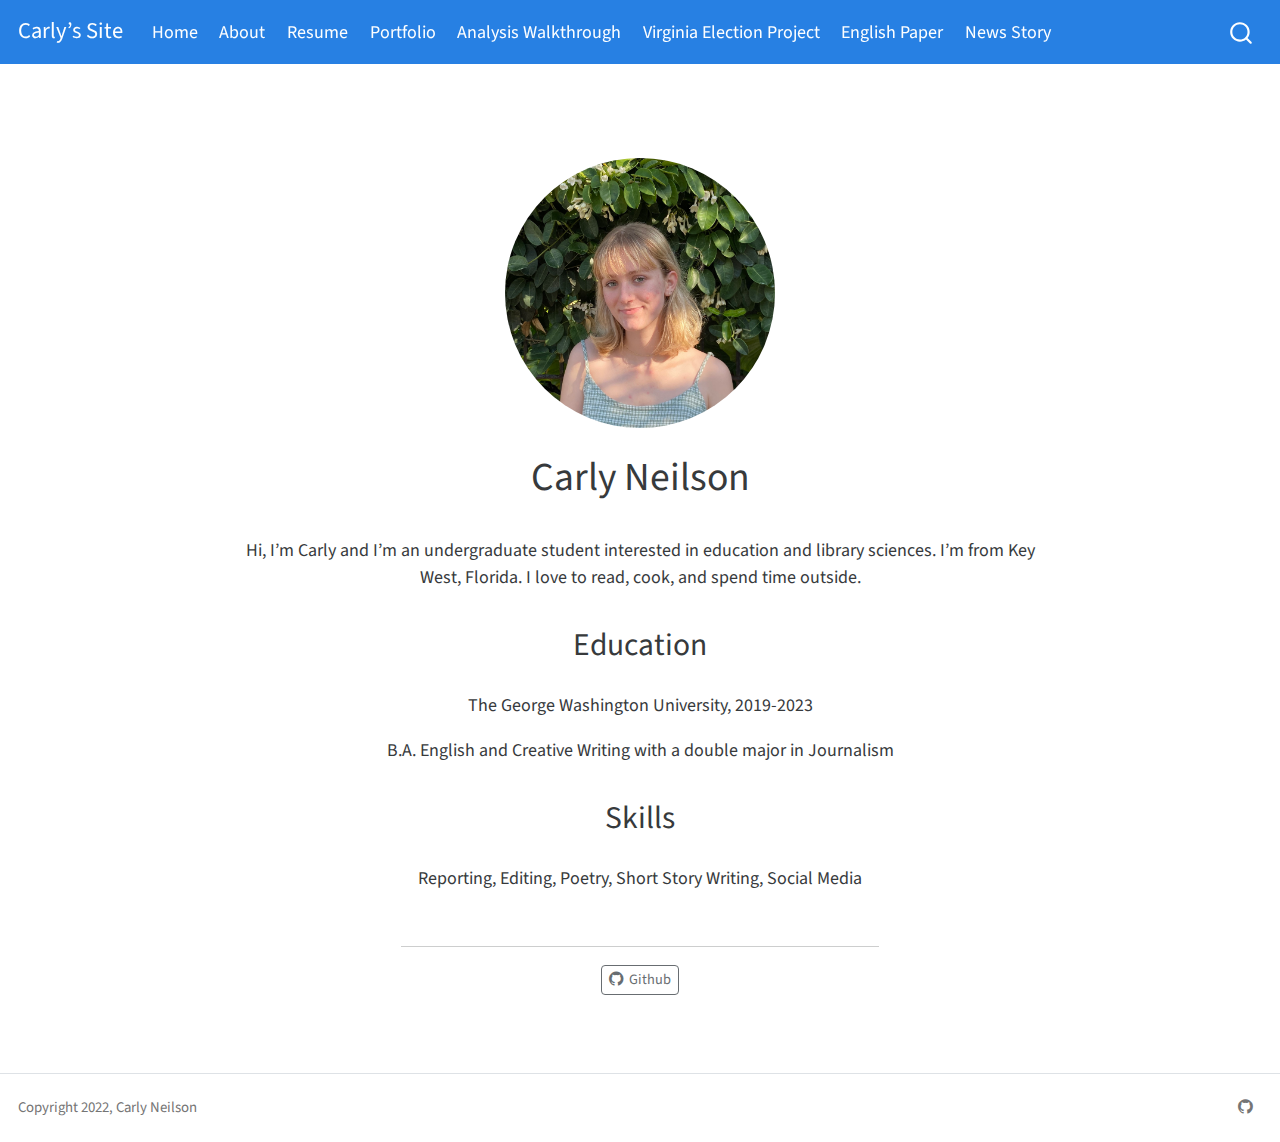
<file: docs/index.html>
<!DOCTYPE html>
<html xmlns="http://www.w3.org/1999/xhtml" lang="en" xml:lang="en"><head>

<meta charset="utf-8">
<meta name="generator" content="quarto-1.0.36">

<meta name="viewport" content="width=device-width, initial-scale=1.0, user-scalable=yes">


<title>Carly’s Site - Carly Neilson</title>
<style>
code{white-space: pre-wrap;}
span.smallcaps{font-variant: small-caps;}
span.underline{text-decoration: underline;}
div.column{display: inline-block; vertical-align: top; width: 50%;}
div.hanging-indent{margin-left: 1.5em; text-indent: -1.5em;}
ul.task-list{list-style: none;}
</style>


<script src="site_libs/quarto-nav/quarto-nav.js"></script>
<script src="site_libs/quarto-nav/headroom.min.js"></script>
<script src="site_libs/clipboard/clipboard.min.js"></script>
<script src="site_libs/quarto-search/autocomplete.umd.js"></script>
<script src="site_libs/quarto-search/fuse.min.js"></script>
<script src="site_libs/quarto-search/quarto-search.js"></script>
<meta name="quarto:offset" content="./">
<script src="site_libs/quarto-html/quarto.js"></script>
<script src="site_libs/quarto-html/popper.min.js"></script>
<script src="site_libs/quarto-html/tippy.umd.min.js"></script>
<link href="site_libs/quarto-html/tippy.css" rel="stylesheet">
<link href="site_libs/quarto-html/quarto-syntax-highlighting.css" rel="stylesheet" id="quarto-text-highlighting-styles">
<script src="site_libs/bootstrap/bootstrap.min.js"></script>
<link href="site_libs/bootstrap/bootstrap-icons.css" rel="stylesheet">
<link href="site_libs/bootstrap/bootstrap.min.css" rel="stylesheet" id="quarto-bootstrap" data-mode="light">
<script id="quarto-search-options" type="application/json">{
  "location": "navbar",
  "copy-button": false,
  "collapse-after": 3,
  "panel-placement": "end",
  "type": "overlay",
  "limit": 20,
  "language": {
    "search-no-results-text": "No results",
    "search-matching-documents-text": "matching documents",
    "search-copy-link-title": "Copy link to search",
    "search-hide-matches-text": "Hide additional matches",
    "search-more-match-text": "more match in this document",
    "search-more-matches-text": "more matches in this document",
    "search-clear-button-title": "Clear",
    "search-detached-cancel-button-title": "Cancel",
    "search-submit-button-title": "Submit"
  }
}</script>


<link rel="stylesheet" href="styles.css">
</head>

<body class="nav-fixed fullcontent">

<div id="quarto-search-results"></div>
  <header id="quarto-header" class="headroom fixed-top">
    <nav class="navbar navbar-expand-lg navbar-dark ">
      <div class="navbar-container container-fluid">
      <a class="navbar-brand" href="./index.html">
    <span class="navbar-title">Carly’s Site</span>
  </a>
          <button class="navbar-toggler" type="button" data-bs-toggle="collapse" data-bs-target="#navbarCollapse" aria-controls="navbarCollapse" aria-expanded="false" aria-label="Toggle navigation" onclick="if (window.quartoToggleHeadroom) { window.quartoToggleHeadroom(); }">
  <span class="navbar-toggler-icon"></span>
</button>
          <div class="collapse navbar-collapse" id="navbarCollapse">
            <ul class="navbar-nav navbar-nav-scroll me-auto">
  <li class="nav-item">
    <a class="nav-link active" href="./index.html" aria-current="page">Home</a>
  </li>  
  <li class="nav-item">
    <a class="nav-link" href="./about.html">About</a>
  </li>  
  <li class="nav-item">
    <a class="nav-link" href="https://drive.google.com/file/d/151qo6aYI4JgiBVJDd9_rQqhx2fe8u5RN/view?usp=sharing">Resume</a>
  </li>  
  <li class="nav-item">
    <a class="nav-link" href="./mywork.html">Portfolio</a>
  </li>  
  <li class="nav-item">
    <a class="nav-link" href="./analysis walk through.html">Analysis Walkthrough</a>
  </li>  
  <li class="nav-item">
    <a class="nav-link" href="./electionproject.html">Virginia Election Project</a>
  </li>  
  <li class="nav-item">
    <a class="nav-link" href="./paper.html">English Paper</a>
  </li>  
  <li class="nav-item">
    <a class="nav-link" href="./newsstory.html">News Story</a>
  </li>  
</ul>
              <div id="quarto-search" class="" title="Search"></div>
          </div> <!-- /navcollapse -->
      </div> <!-- /container-fluid -->
    </nav>
</header>
<!-- content -->
<div id="quarto-content" class="quarto-container page-columns page-rows-contents page-layout-article page-navbar">
<!-- sidebar -->
<!-- margin-sidebar -->
    
<!-- main -->
<div class="quarto-about-jolla">
  <img src="headshot.jpeg" class="about-image
  round " style="height: 15em; width: 15em;">
 <header id="title-block-header" class="quarto-title-block default">
<div class="quarto-title">
<h1 class="title">Carly Neilson</h1>
</div>
<div class="quarto-title-meta">
  </div>
</header><main class="content" id="quarto-document-content">
<p>Hi, I’m Carly and I’m an undergraduate student interested in education and library sciences. I’m from Key West, Florida. I love to read, cook, and spend time outside.</p>
<section id="education" class="level2">
<h2 data-anchor-id="education">Education</h2>
<p>The George Washington University, 2019-2023</p>
<p>B.A. English and Creative Writing with a double major in Journalism</p>
</section>
<section id="skills" class="level2">
<h2 data-anchor-id="skills">Skills</h2>
<p>Reporting, Editing, Poetry, Short Story Writing, Social Media</p>


</section>
</main> 
  <hr class="about-sep">
   <div class="about-links">
  <a href="https://github.com/carlyneilson" class="about-link">
    <i class="bi bi-github"></i>
     <span class="about-link-text">Github</span>
  </a>
</div>
</div>
 <!-- /main -->
<script id="quarto-html-after-body" type="application/javascript">
window.document.addEventListener("DOMContentLoaded", function (event) {
  const toggleBodyColorMode = (bsSheetEl) => {
    const mode = bsSheetEl.getAttribute("data-mode");
    const bodyEl = window.document.querySelector("body");
    if (mode === "dark") {
      bodyEl.classList.add("quarto-dark");
      bodyEl.classList.remove("quarto-light");
    } else {
      bodyEl.classList.add("quarto-light");
      bodyEl.classList.remove("quarto-dark");
    }
  }
  const toggleBodyColorPrimary = () => {
    const bsSheetEl = window.document.querySelector("link#quarto-bootstrap");
    if (bsSheetEl) {
      toggleBodyColorMode(bsSheetEl);
    }
  }
  toggleBodyColorPrimary();  
  const clipboard = new window.ClipboardJS('.code-copy-button', {
    target: function(trigger) {
      return trigger.previousElementSibling;
    }
  });
  clipboard.on('success', function(e) {
    // button target
    const button = e.trigger;
    // don't keep focus
    button.blur();
    // flash "checked"
    button.classList.add('code-copy-button-checked');
    var currentTitle = button.getAttribute("title");
    button.setAttribute("title", "Copied!");
    setTimeout(function() {
      button.setAttribute("title", currentTitle);
      button.classList.remove('code-copy-button-checked');
    }, 1000);
    // clear code selection
    e.clearSelection();
  });
  function tippyHover(el, contentFn) {
    const config = {
      allowHTML: true,
      content: contentFn,
      maxWidth: 500,
      delay: 100,
      arrow: false,
      appendTo: function(el) {
          return el.parentElement;
      },
      interactive: true,
      interactiveBorder: 10,
      theme: 'quarto',
      placement: 'bottom-start'
    };
    window.tippy(el, config); 
  }
  const noterefs = window.document.querySelectorAll('a[role="doc-noteref"]');
  for (var i=0; i<noterefs.length; i++) {
    const ref = noterefs[i];
    tippyHover(ref, function() {
      let href = ref.getAttribute('href');
      try { href = new URL(href).hash; } catch {}
      const id = href.replace(/^#\/?/, "");
      const note = window.document.getElementById(id);
      return note.innerHTML;
    });
  }
  var bibliorefs = window.document.querySelectorAll('a[role="doc-biblioref"]');
  for (var i=0; i<bibliorefs.length; i++) {
    const ref = bibliorefs[i];
    const cites = ref.parentNode.getAttribute('data-cites').split(' ');
    tippyHover(ref, function() {
      var popup = window.document.createElement('div');
      cites.forEach(function(cite) {
        var citeDiv = window.document.createElement('div');
        citeDiv.classList.add('hanging-indent');
        citeDiv.classList.add('csl-entry');
        var biblioDiv = window.document.getElementById('ref-' + cite);
        if (biblioDiv) {
          citeDiv.innerHTML = biblioDiv.innerHTML;
        }
        popup.appendChild(citeDiv);
      });
      return popup.innerHTML;
    });
  }
});
</script>
</div> <!-- /content -->
<footer class="footer">
  <div class="nav-footer">
    <div class="nav-footer-left">Copyright 2022, Carly Neilson</div>   
    <div class="nav-footer-right">
      <ul class="footer-items list-unstyled">
    <li class="nav-item compact">
    <a class="nav-link" href="https://github.com/carlyneilson">
      <i class="bi bi-github" role="img">
</i> 
    </a>
  </li>  
</ul>
    </div>
  </div>
</footer>



</body></html>
</file>
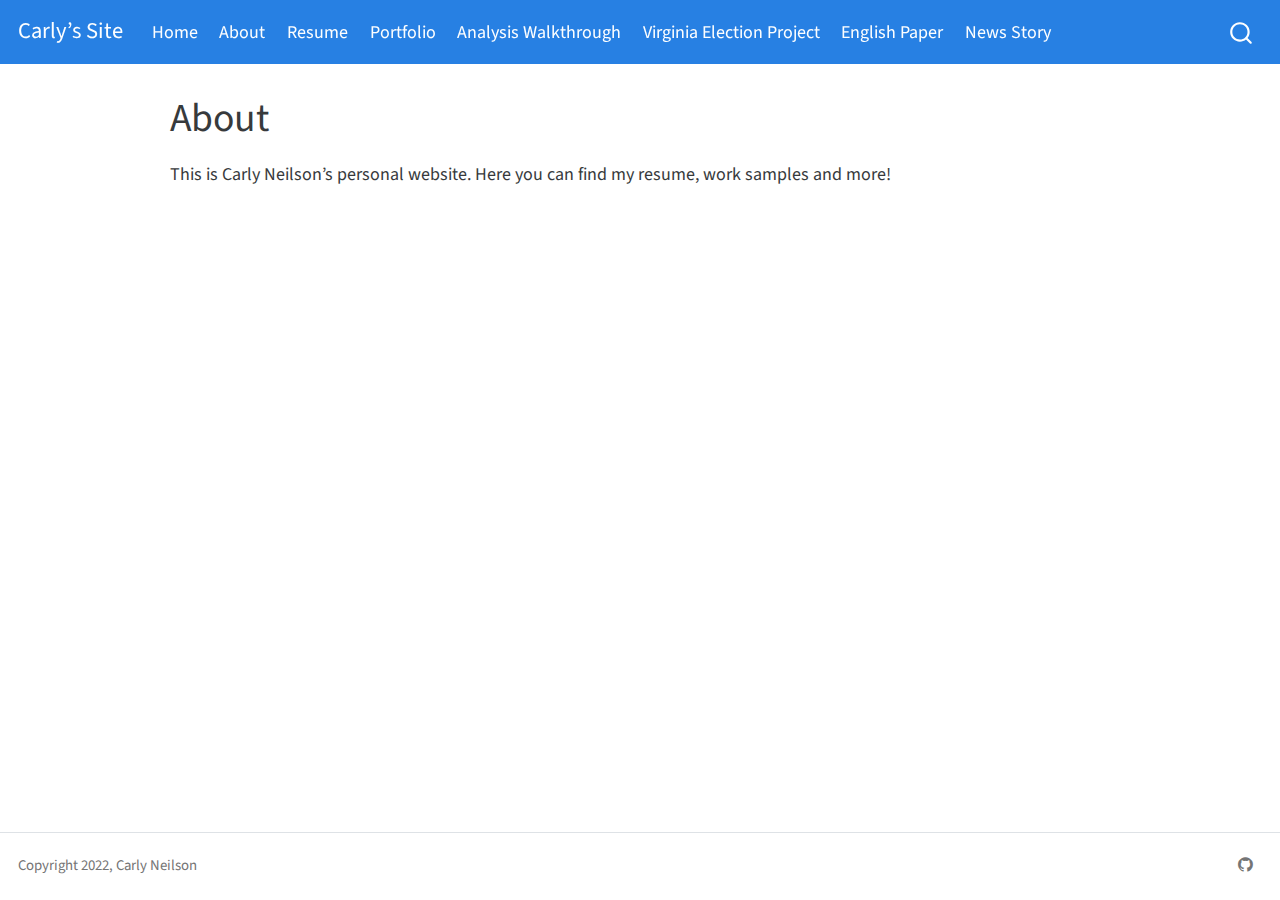
<file: docs/about.html>
<!DOCTYPE html>
<html xmlns="http://www.w3.org/1999/xhtml" lang="en" xml:lang="en"><head>

<meta charset="utf-8">
<meta name="generator" content="quarto-1.0.36">

<meta name="viewport" content="width=device-width, initial-scale=1.0, user-scalable=yes">


<title>Carly’s Site - About</title>
<style>
code{white-space: pre-wrap;}
span.smallcaps{font-variant: small-caps;}
span.underline{text-decoration: underline;}
div.column{display: inline-block; vertical-align: top; width: 50%;}
div.hanging-indent{margin-left: 1.5em; text-indent: -1.5em;}
ul.task-list{list-style: none;}
</style>


<script src="site_libs/quarto-nav/quarto-nav.js"></script>
<script src="site_libs/quarto-nav/headroom.min.js"></script>
<script src="site_libs/clipboard/clipboard.min.js"></script>
<script src="site_libs/quarto-search/autocomplete.umd.js"></script>
<script src="site_libs/quarto-search/fuse.min.js"></script>
<script src="site_libs/quarto-search/quarto-search.js"></script>
<meta name="quarto:offset" content="./">
<script src="site_libs/quarto-html/quarto.js"></script>
<script src="site_libs/quarto-html/popper.min.js"></script>
<script src="site_libs/quarto-html/tippy.umd.min.js"></script>
<script src="site_libs/quarto-html/anchor.min.js"></script>
<link href="site_libs/quarto-html/tippy.css" rel="stylesheet">
<link href="site_libs/quarto-html/quarto-syntax-highlighting.css" rel="stylesheet" id="quarto-text-highlighting-styles">
<script src="site_libs/bootstrap/bootstrap.min.js"></script>
<link href="site_libs/bootstrap/bootstrap-icons.css" rel="stylesheet">
<link href="site_libs/bootstrap/bootstrap.min.css" rel="stylesheet" id="quarto-bootstrap" data-mode="light">
<script id="quarto-search-options" type="application/json">{
  "location": "navbar",
  "copy-button": false,
  "collapse-after": 3,
  "panel-placement": "end",
  "type": "overlay",
  "limit": 20,
  "language": {
    "search-no-results-text": "No results",
    "search-matching-documents-text": "matching documents",
    "search-copy-link-title": "Copy link to search",
    "search-hide-matches-text": "Hide additional matches",
    "search-more-match-text": "more match in this document",
    "search-more-matches-text": "more matches in this document",
    "search-clear-button-title": "Clear",
    "search-detached-cancel-button-title": "Cancel",
    "search-submit-button-title": "Submit"
  }
}</script>


<link rel="stylesheet" href="styles.css">
</head>

<body class="nav-fixed">

<div id="quarto-search-results"></div>
  <header id="quarto-header" class="headroom fixed-top">
    <nav class="navbar navbar-expand-lg navbar-dark ">
      <div class="navbar-container container-fluid">
      <a class="navbar-brand" href="./index.html">
    <span class="navbar-title">Carly’s Site</span>
  </a>
          <button class="navbar-toggler" type="button" data-bs-toggle="collapse" data-bs-target="#navbarCollapse" aria-controls="navbarCollapse" aria-expanded="false" aria-label="Toggle navigation" onclick="if (window.quartoToggleHeadroom) { window.quartoToggleHeadroom(); }">
  <span class="navbar-toggler-icon"></span>
</button>
          <div class="collapse navbar-collapse" id="navbarCollapse">
            <ul class="navbar-nav navbar-nav-scroll me-auto">
  <li class="nav-item">
    <a class="nav-link" href="./index.html">Home</a>
  </li>  
  <li class="nav-item">
    <a class="nav-link active" href="./about.html" aria-current="page">About</a>
  </li>  
  <li class="nav-item">
    <a class="nav-link" href="https://drive.google.com/file/d/151qo6aYI4JgiBVJDd9_rQqhx2fe8u5RN/view?usp=sharing">Resume</a>
  </li>  
  <li class="nav-item">
    <a class="nav-link" href="./mywork.html">Portfolio</a>
  </li>  
  <li class="nav-item">
    <a class="nav-link" href="./analysis walk through.html">Analysis Walkthrough</a>
  </li>  
  <li class="nav-item">
    <a class="nav-link" href="./electionproject.html">Virginia Election Project</a>
  </li>  
  <li class="nav-item">
    <a class="nav-link" href="./paper.html">English Paper</a>
  </li>  
  <li class="nav-item">
    <a class="nav-link" href="./newsstory.html">News Story</a>
  </li>  
</ul>
              <div id="quarto-search" class="" title="Search"></div>
          </div> <!-- /navcollapse -->
      </div> <!-- /container-fluid -->
    </nav>
</header>
<!-- content -->
<div id="quarto-content" class="quarto-container page-columns page-rows-contents page-layout-article page-navbar">
<!-- sidebar -->
<!-- margin-sidebar -->
    <div id="quarto-margin-sidebar" class="sidebar margin-sidebar">
        
    </div>
<!-- main -->
<main class="content" id="quarto-document-content">

<header id="title-block-header" class="quarto-title-block default">
<div class="quarto-title">
<h1 class="title">About</h1>
</div>



<div class="quarto-title-meta">

    
    
  </div>
  

</header>

<p>This is Carly Neilson’s personal website. Here you can find my resume, work samples and more!</p>



</main> <!-- /main -->
<script id="quarto-html-after-body" type="application/javascript">
window.document.addEventListener("DOMContentLoaded", function (event) {
  const toggleBodyColorMode = (bsSheetEl) => {
    const mode = bsSheetEl.getAttribute("data-mode");
    const bodyEl = window.document.querySelector("body");
    if (mode === "dark") {
      bodyEl.classList.add("quarto-dark");
      bodyEl.classList.remove("quarto-light");
    } else {
      bodyEl.classList.add("quarto-light");
      bodyEl.classList.remove("quarto-dark");
    }
  }
  const toggleBodyColorPrimary = () => {
    const bsSheetEl = window.document.querySelector("link#quarto-bootstrap");
    if (bsSheetEl) {
      toggleBodyColorMode(bsSheetEl);
    }
  }
  toggleBodyColorPrimary();  
  const icon = "";
  const anchorJS = new window.AnchorJS();
  anchorJS.options = {
    placement: 'right',
    icon: icon
  };
  anchorJS.add('.anchored');
  const clipboard = new window.ClipboardJS('.code-copy-button', {
    target: function(trigger) {
      return trigger.previousElementSibling;
    }
  });
  clipboard.on('success', function(e) {
    // button target
    const button = e.trigger;
    // don't keep focus
    button.blur();
    // flash "checked"
    button.classList.add('code-copy-button-checked');
    var currentTitle = button.getAttribute("title");
    button.setAttribute("title", "Copied!");
    setTimeout(function() {
      button.setAttribute("title", currentTitle);
      button.classList.remove('code-copy-button-checked');
    }, 1000);
    // clear code selection
    e.clearSelection();
  });
  function tippyHover(el, contentFn) {
    const config = {
      allowHTML: true,
      content: contentFn,
      maxWidth: 500,
      delay: 100,
      arrow: false,
      appendTo: function(el) {
          return el.parentElement;
      },
      interactive: true,
      interactiveBorder: 10,
      theme: 'quarto',
      placement: 'bottom-start'
    };
    window.tippy(el, config); 
  }
  const noterefs = window.document.querySelectorAll('a[role="doc-noteref"]');
  for (var i=0; i<noterefs.length; i++) {
    const ref = noterefs[i];
    tippyHover(ref, function() {
      let href = ref.getAttribute('href');
      try { href = new URL(href).hash; } catch {}
      const id = href.replace(/^#\/?/, "");
      const note = window.document.getElementById(id);
      return note.innerHTML;
    });
  }
  var bibliorefs = window.document.querySelectorAll('a[role="doc-biblioref"]');
  for (var i=0; i<bibliorefs.length; i++) {
    const ref = bibliorefs[i];
    const cites = ref.parentNode.getAttribute('data-cites').split(' ');
    tippyHover(ref, function() {
      var popup = window.document.createElement('div');
      cites.forEach(function(cite) {
        var citeDiv = window.document.createElement('div');
        citeDiv.classList.add('hanging-indent');
        citeDiv.classList.add('csl-entry');
        var biblioDiv = window.document.getElementById('ref-' + cite);
        if (biblioDiv) {
          citeDiv.innerHTML = biblioDiv.innerHTML;
        }
        popup.appendChild(citeDiv);
      });
      return popup.innerHTML;
    });
  }
});
</script>
</div> <!-- /content -->
<footer class="footer">
  <div class="nav-footer">
    <div class="nav-footer-left">Copyright 2022, Carly Neilson</div>   
    <div class="nav-footer-right">
      <ul class="footer-items list-unstyled">
    <li class="nav-item compact">
    <a class="nav-link" href="https://github.com/carlyneilson">
      <i class="bi bi-github" role="img">
</i> 
    </a>
  </li>  
</ul>
    </div>
  </div>
</footer>



</body></html>
</file>
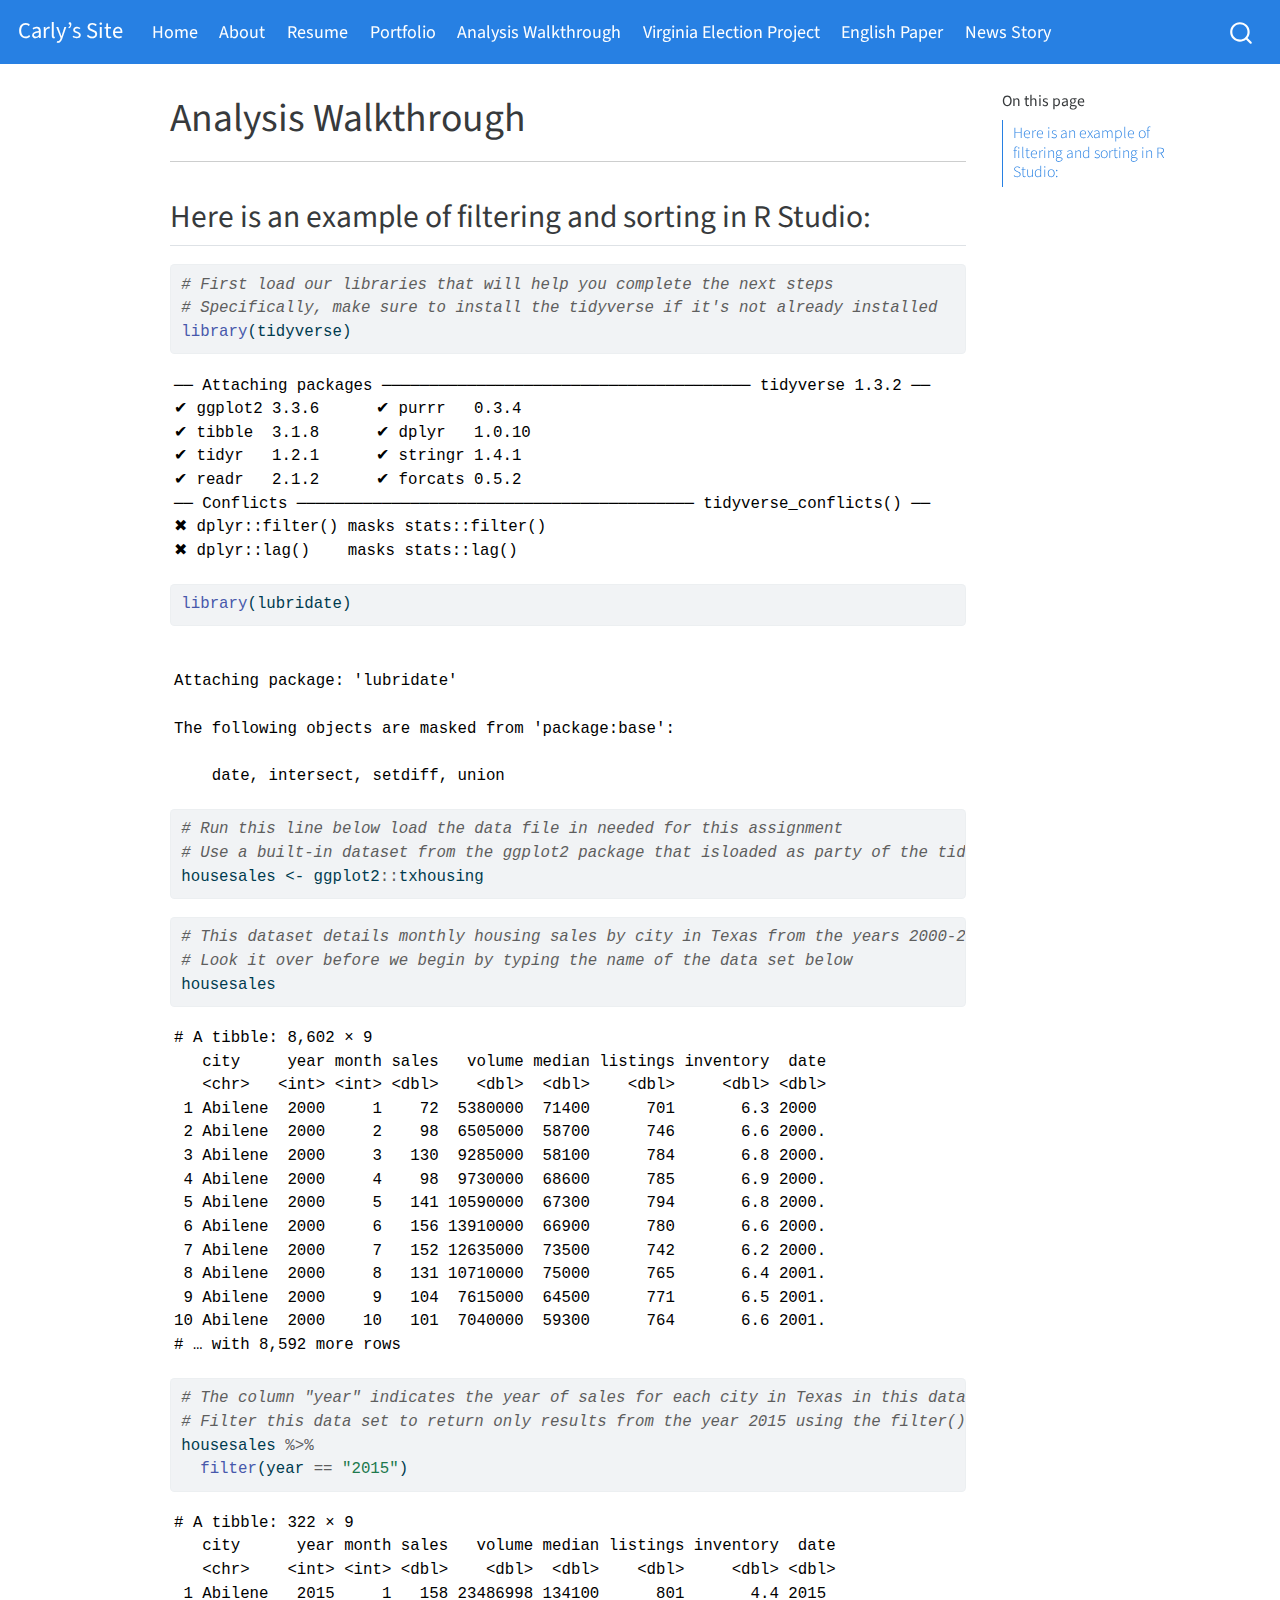
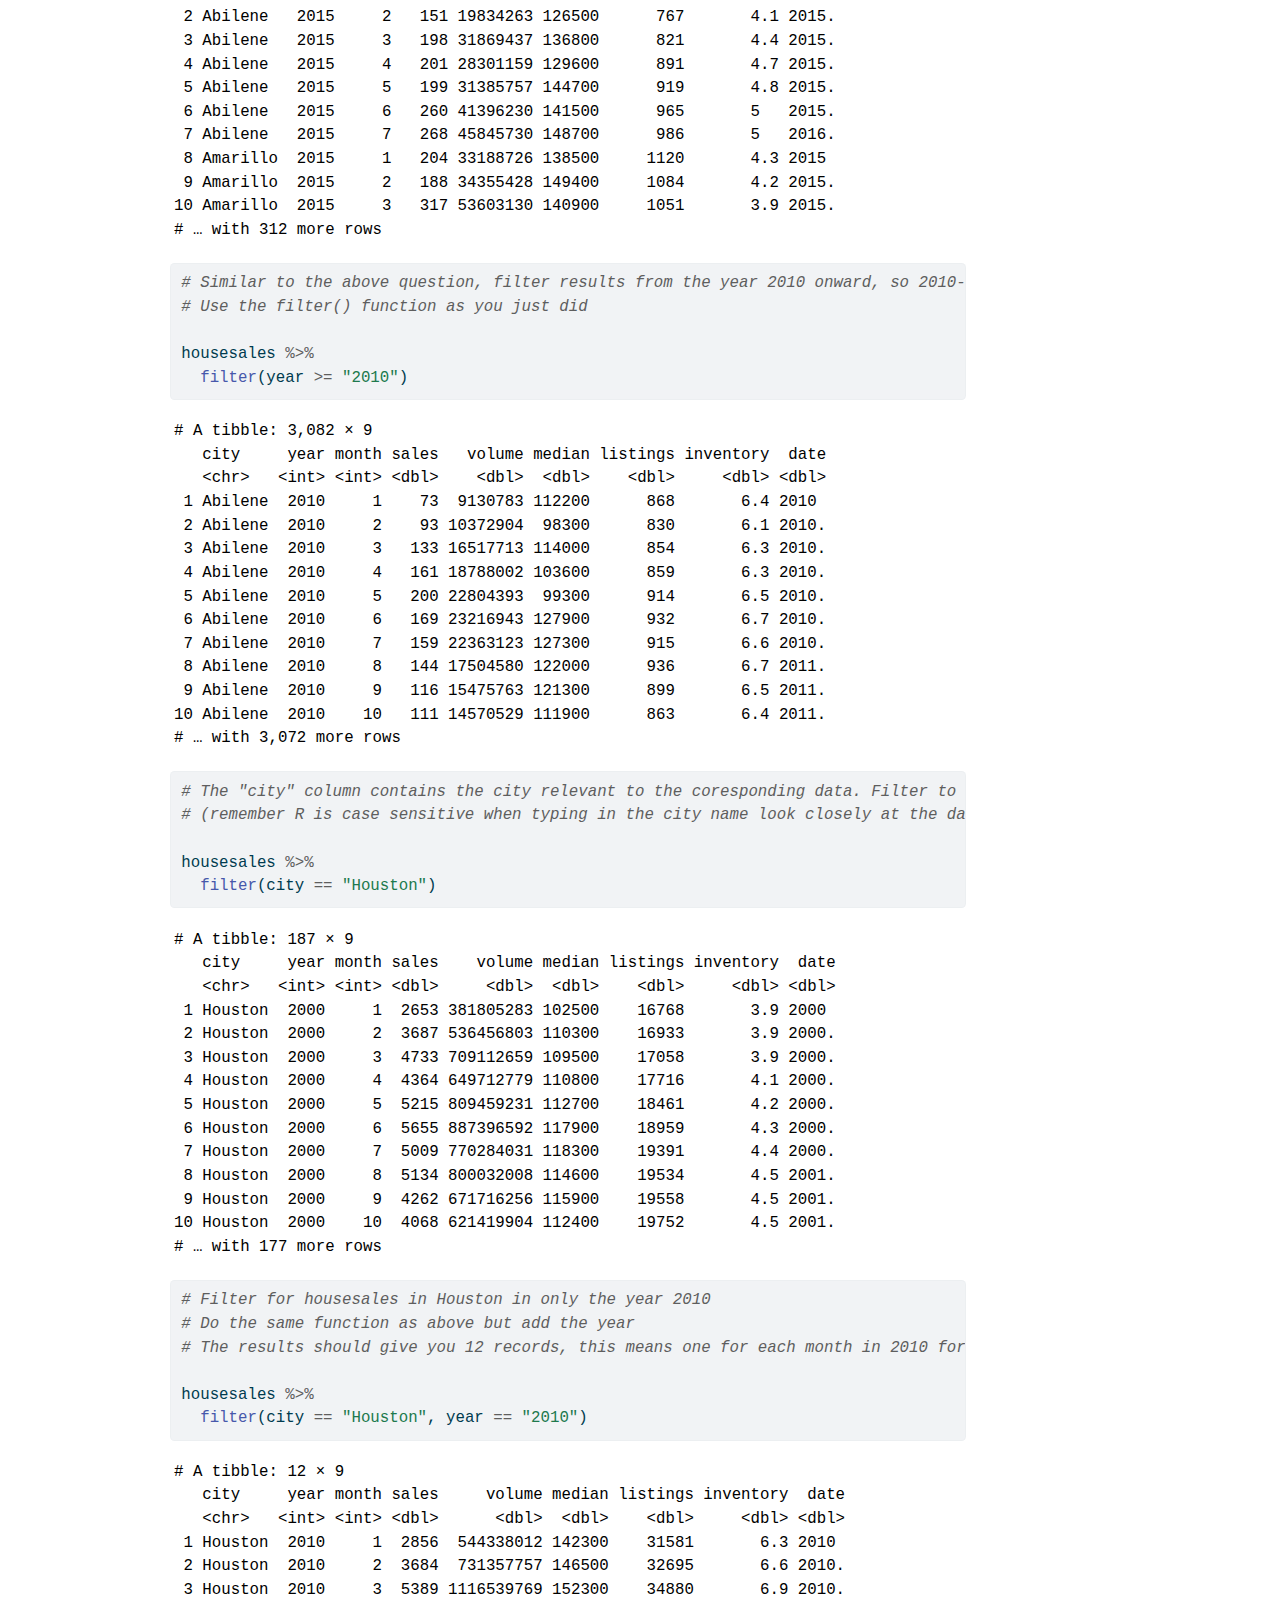
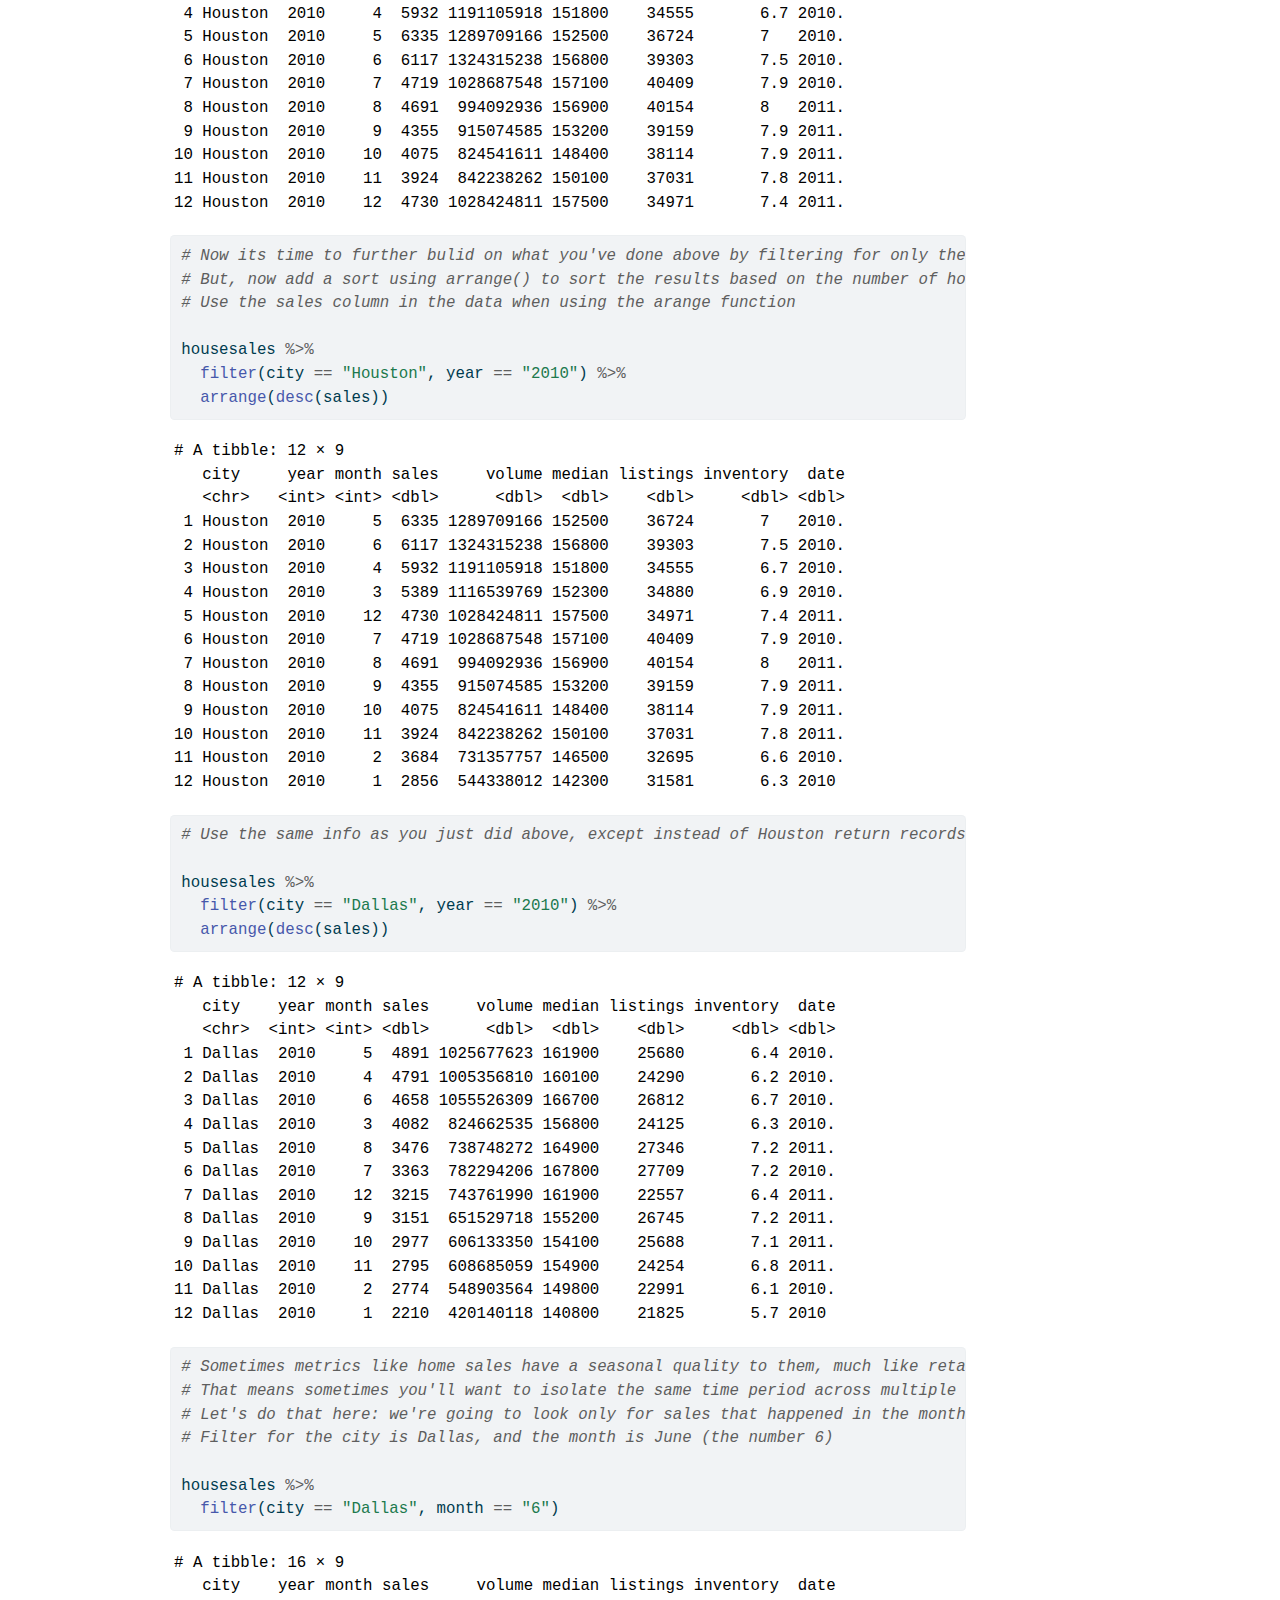
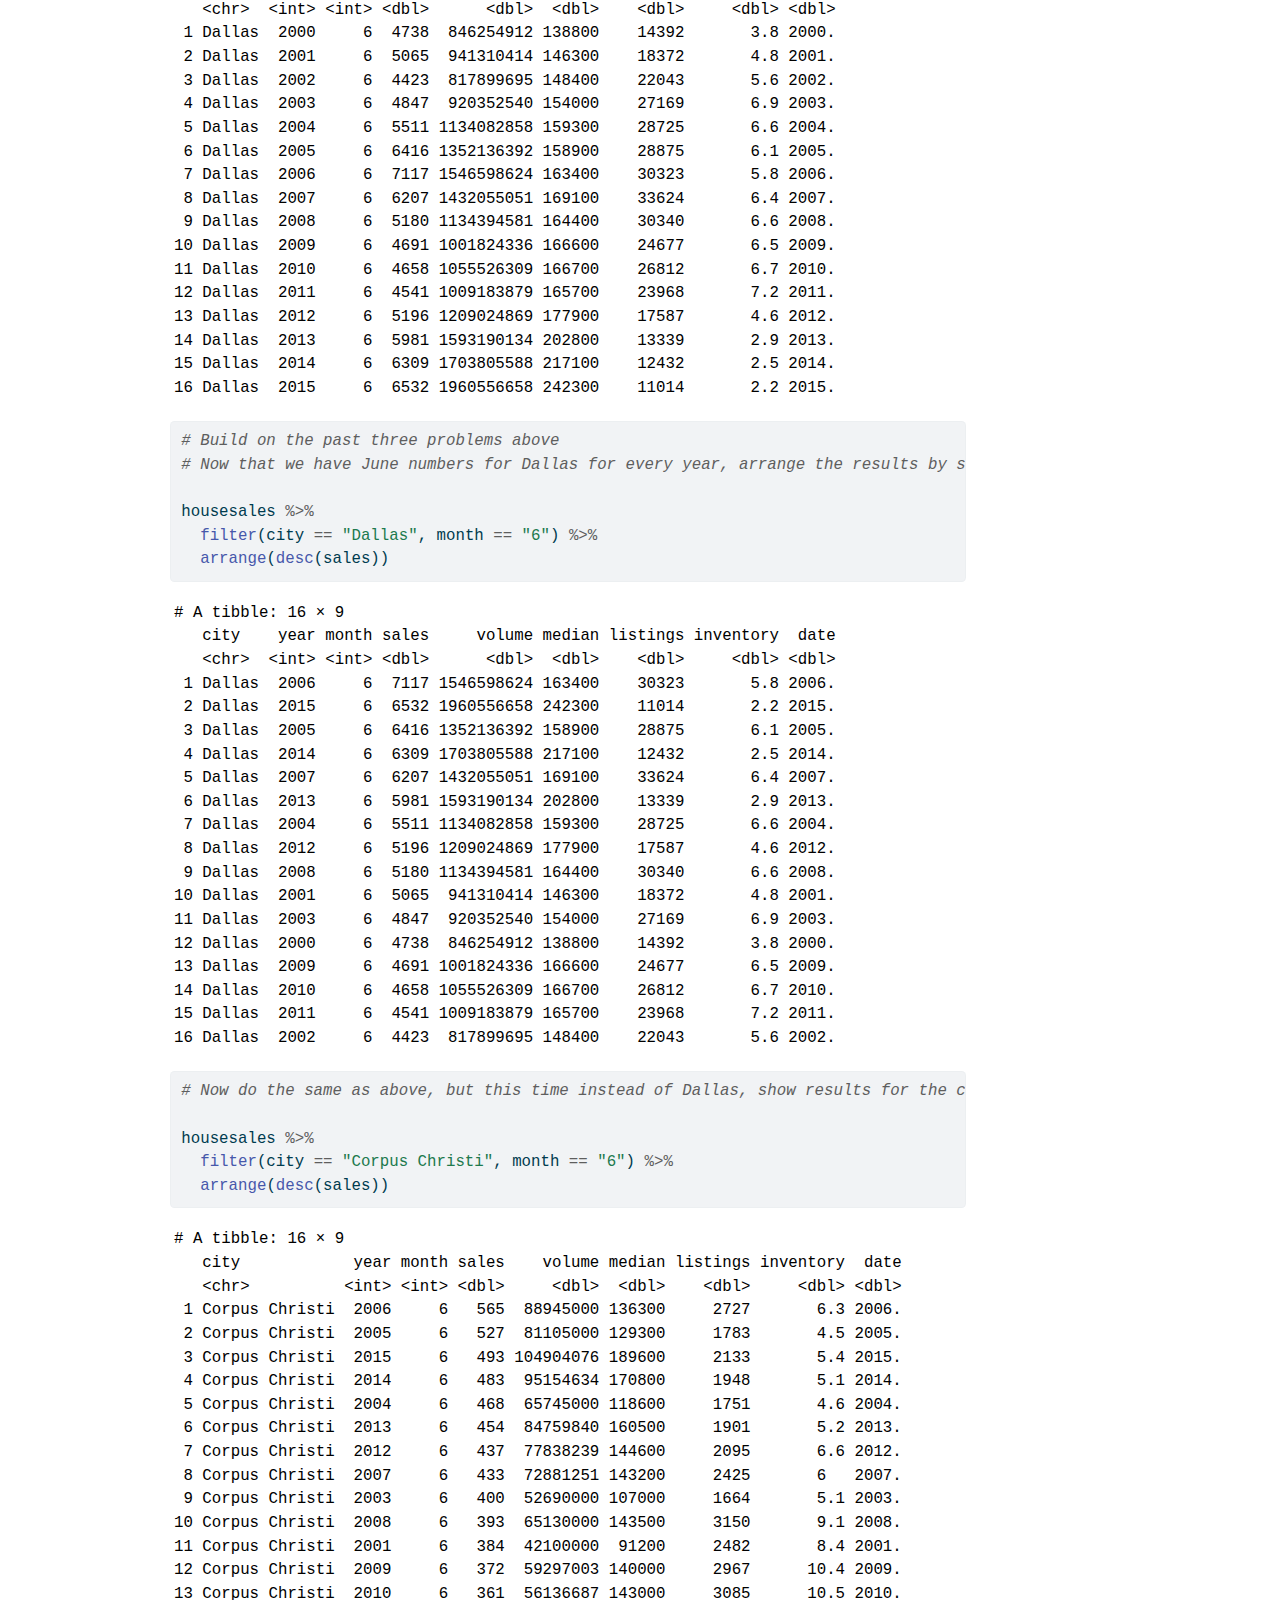
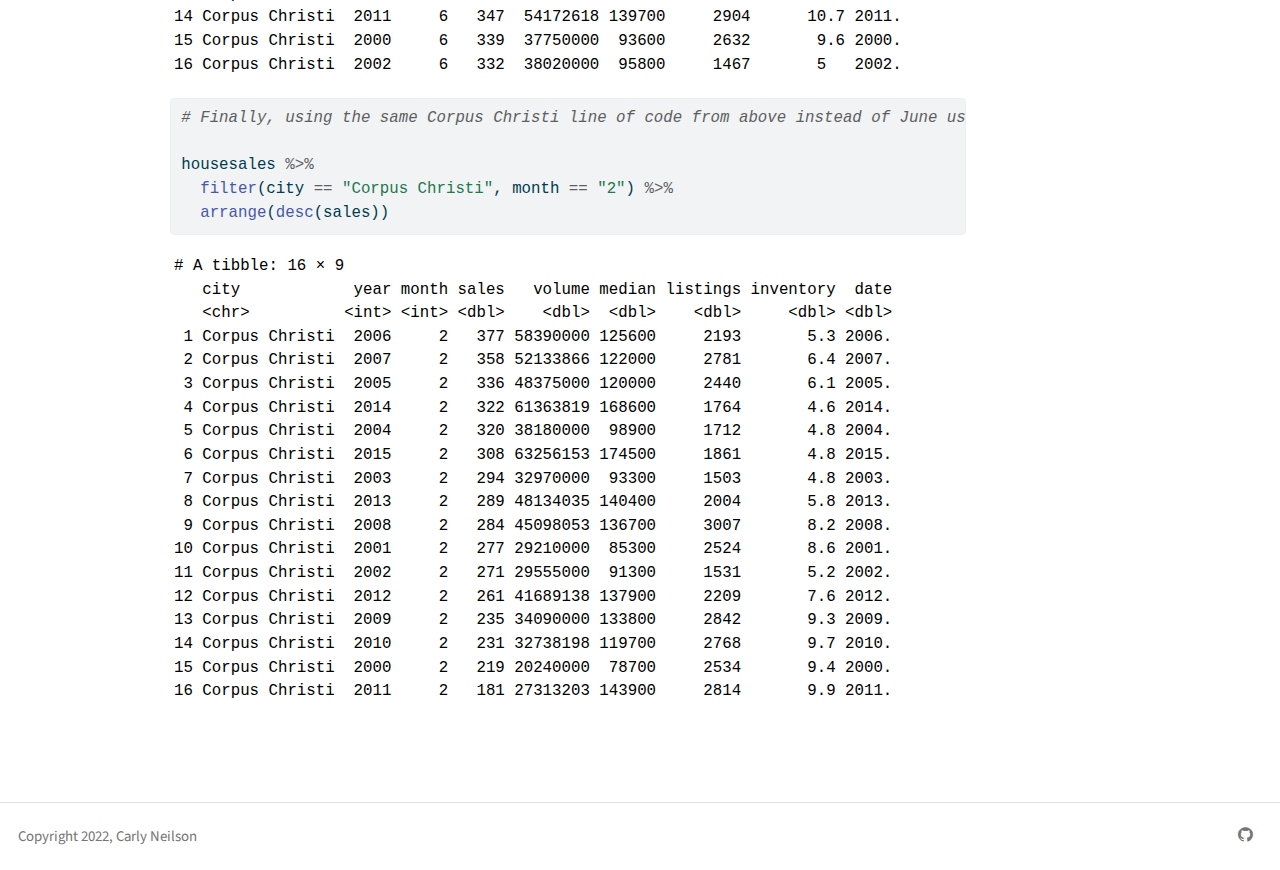
<file: docs/analysis walk through.html>
<!DOCTYPE html>
<html xmlns="http://www.w3.org/1999/xhtml" lang="en" xml:lang="en"><head>

<meta charset="utf-8">
<meta name="generator" content="quarto-1.0.36">

<meta name="viewport" content="width=device-width, initial-scale=1.0, user-scalable=yes">


<title>Carly’s Site - Analysis Walkthrough</title>
<style>
code{white-space: pre-wrap;}
span.smallcaps{font-variant: small-caps;}
span.underline{text-decoration: underline;}
div.column{display: inline-block; vertical-align: top; width: 50%;}
div.hanging-indent{margin-left: 1.5em; text-indent: -1.5em;}
ul.task-list{list-style: none;}
pre > code.sourceCode { white-space: pre; position: relative; }
pre > code.sourceCode > span { display: inline-block; line-height: 1.25; }
pre > code.sourceCode > span:empty { height: 1.2em; }
.sourceCode { overflow: visible; }
code.sourceCode > span { color: inherit; text-decoration: inherit; }
div.sourceCode { margin: 1em 0; }
pre.sourceCode { margin: 0; }
@media screen {
div.sourceCode { overflow: auto; }
}
@media print {
pre > code.sourceCode { white-space: pre-wrap; }
pre > code.sourceCode > span { text-indent: -5em; padding-left: 5em; }
}
pre.numberSource code
  { counter-reset: source-line 0; }
pre.numberSource code > span
  { position: relative; left: -4em; counter-increment: source-line; }
pre.numberSource code > span > a:first-child::before
  { content: counter(source-line);
    position: relative; left: -1em; text-align: right; vertical-align: baseline;
    border: none; display: inline-block;
    -webkit-touch-callout: none; -webkit-user-select: none;
    -khtml-user-select: none; -moz-user-select: none;
    -ms-user-select: none; user-select: none;
    padding: 0 4px; width: 4em;
    color: #aaaaaa;
  }
pre.numberSource { margin-left: 3em; border-left: 1px solid #aaaaaa;  padding-left: 4px; }
div.sourceCode
  {   }
@media screen {
pre > code.sourceCode > span > a:first-child::before { text-decoration: underline; }
}
code span.al { color: #ff0000; font-weight: bold; } /* Alert */
code span.an { color: #60a0b0; font-weight: bold; font-style: italic; } /* Annotation */
code span.at { color: #7d9029; } /* Attribute */
code span.bn { color: #40a070; } /* BaseN */
code span.bu { } /* BuiltIn */
code span.cf { color: #007020; font-weight: bold; } /* ControlFlow */
code span.ch { color: #4070a0; } /* Char */
code span.cn { color: #880000; } /* Constant */
code span.co { color: #60a0b0; font-style: italic; } /* Comment */
code span.cv { color: #60a0b0; font-weight: bold; font-style: italic; } /* CommentVar */
code span.do { color: #ba2121; font-style: italic; } /* Documentation */
code span.dt { color: #902000; } /* DataType */
code span.dv { color: #40a070; } /* DecVal */
code span.er { color: #ff0000; font-weight: bold; } /* Error */
code span.ex { } /* Extension */
code span.fl { color: #40a070; } /* Float */
code span.fu { color: #06287e; } /* Function */
code span.im { } /* Import */
code span.in { color: #60a0b0; font-weight: bold; font-style: italic; } /* Information */
code span.kw { color: #007020; font-weight: bold; } /* Keyword */
code span.op { color: #666666; } /* Operator */
code span.ot { color: #007020; } /* Other */
code span.pp { color: #bc7a00; } /* Preprocessor */
code span.sc { color: #4070a0; } /* SpecialChar */
code span.ss { color: #bb6688; } /* SpecialString */
code span.st { color: #4070a0; } /* String */
code span.va { color: #19177c; } /* Variable */
code span.vs { color: #4070a0; } /* VerbatimString */
code span.wa { color: #60a0b0; font-weight: bold; font-style: italic; } /* Warning */
</style>


<script src="site_libs/quarto-nav/quarto-nav.js"></script>
<script src="site_libs/quarto-nav/headroom.min.js"></script>
<script src="site_libs/clipboard/clipboard.min.js"></script>
<script src="site_libs/quarto-search/autocomplete.umd.js"></script>
<script src="site_libs/quarto-search/fuse.min.js"></script>
<script src="site_libs/quarto-search/quarto-search.js"></script>
<meta name="quarto:offset" content="./">
<script src="site_libs/quarto-html/quarto.js"></script>
<script src="site_libs/quarto-html/popper.min.js"></script>
<script src="site_libs/quarto-html/tippy.umd.min.js"></script>
<script src="site_libs/quarto-html/anchor.min.js"></script>
<link href="site_libs/quarto-html/tippy.css" rel="stylesheet">
<link href="site_libs/quarto-html/quarto-syntax-highlighting.css" rel="stylesheet" id="quarto-text-highlighting-styles">
<script src="site_libs/bootstrap/bootstrap.min.js"></script>
<link href="site_libs/bootstrap/bootstrap-icons.css" rel="stylesheet">
<link href="site_libs/bootstrap/bootstrap.min.css" rel="stylesheet" id="quarto-bootstrap" data-mode="light">
<script id="quarto-search-options" type="application/json">{
  "location": "navbar",
  "copy-button": false,
  "collapse-after": 3,
  "panel-placement": "end",
  "type": "overlay",
  "limit": 20,
  "language": {
    "search-no-results-text": "No results",
    "search-matching-documents-text": "matching documents",
    "search-copy-link-title": "Copy link to search",
    "search-hide-matches-text": "Hide additional matches",
    "search-more-match-text": "more match in this document",
    "search-more-matches-text": "more matches in this document",
    "search-clear-button-title": "Clear",
    "search-detached-cancel-button-title": "Cancel",
    "search-submit-button-title": "Submit"
  }
}</script>


<link rel="stylesheet" href="styles.css">
</head>

<body class="nav-fixed">

<div id="quarto-search-results"></div>
  <header id="quarto-header" class="headroom fixed-top">
    <nav class="navbar navbar-expand-lg navbar-dark ">
      <div class="navbar-container container-fluid">
      <a class="navbar-brand" href="./index.html">
    <span class="navbar-title">Carly’s Site</span>
  </a>
          <button class="navbar-toggler" type="button" data-bs-toggle="collapse" data-bs-target="#navbarCollapse" aria-controls="navbarCollapse" aria-expanded="false" aria-label="Toggle navigation" onclick="if (window.quartoToggleHeadroom) { window.quartoToggleHeadroom(); }">
  <span class="navbar-toggler-icon"></span>
</button>
          <div class="collapse navbar-collapse" id="navbarCollapse">
            <ul class="navbar-nav navbar-nav-scroll me-auto">
  <li class="nav-item">
    <a class="nav-link" href="./index.html">Home</a>
  </li>  
  <li class="nav-item">
    <a class="nav-link" href="./about.html">About</a>
  </li>  
  <li class="nav-item">
    <a class="nav-link" href="https://drive.google.com/file/d/151qo6aYI4JgiBVJDd9_rQqhx2fe8u5RN/view?usp=sharing">Resume</a>
  </li>  
  <li class="nav-item">
    <a class="nav-link" href="./mywork.html">Portfolio</a>
  </li>  
  <li class="nav-item">
    <a class="nav-link active" href="./analysis walk through.html" aria-current="page">Analysis Walkthrough</a>
  </li>  
  <li class="nav-item">
    <a class="nav-link" href="./electionproject.html">Virginia Election Project</a>
  </li>  
  <li class="nav-item">
    <a class="nav-link" href="./paper.html">English Paper</a>
  </li>  
  <li class="nav-item">
    <a class="nav-link" href="./newsstory.html">News Story</a>
  </li>  
</ul>
              <div id="quarto-search" class="" title="Search"></div>
          </div> <!-- /navcollapse -->
      </div> <!-- /container-fluid -->
    </nav>
</header>
<!-- content -->
<div id="quarto-content" class="quarto-container page-columns page-rows-contents page-layout-article page-navbar">
<!-- sidebar -->
<!-- margin-sidebar -->
    <div id="quarto-margin-sidebar" class="sidebar margin-sidebar">
        <nav id="TOC" role="doc-toc">
    <h2 id="toc-title">On this page</h2>
   
  <ul>
  <li><a href="#here-is-an-example-of-filtering-and-sorting-in-r-studio" id="toc-here-is-an-example-of-filtering-and-sorting-in-r-studio" class="nav-link active" data-scroll-target="#here-is-an-example-of-filtering-and-sorting-in-r-studio">Here is an example of filtering and sorting in R Studio:</a></li>
  </ul>
</nav>
    </div>
<!-- main -->
<main class="content" id="quarto-document-content">

<header id="title-block-header" class="quarto-title-block default">
<div class="quarto-title">
<h1 class="title">Analysis Walkthrough</h1>
</div>



<div class="quarto-title-meta">

    
    
  </div>
  

</header>

<hr>
<section id="here-is-an-example-of-filtering-and-sorting-in-r-studio" class="level2">
<h2 class="anchored" data-anchor-id="here-is-an-example-of-filtering-and-sorting-in-r-studio">Here is an example of filtering and sorting in R Studio:</h2>
<div class="cell">
<div class="sourceCode cell-code" id="cb1"><pre class="sourceCode r code-with-copy"><code class="sourceCode r"><span id="cb1-1"><a href="#cb1-1" aria-hidden="true" tabindex="-1"></a><span class="co"># First load our libraries that will help you complete the next steps</span></span>
<span id="cb1-2"><a href="#cb1-2" aria-hidden="true" tabindex="-1"></a><span class="co"># Specifically, make sure to install the tidyverse if it's not already installed</span></span>
<span id="cb1-3"><a href="#cb1-3" aria-hidden="true" tabindex="-1"></a><span class="fu">library</span>(tidyverse)</span></code><button title="Copy to Clipboard" class="code-copy-button"><i class="bi"></i></button></pre></div>
<div class="cell-output cell-output-stderr">
<pre><code>── Attaching packages ─────────────────────────────────────── tidyverse 1.3.2 ──
✔ ggplot2 3.3.6      ✔ purrr   0.3.4 
✔ tibble  3.1.8      ✔ dplyr   1.0.10
✔ tidyr   1.2.1      ✔ stringr 1.4.1 
✔ readr   2.1.2      ✔ forcats 0.5.2 
── Conflicts ────────────────────────────────────────── tidyverse_conflicts() ──
✖ dplyr::filter() masks stats::filter()
✖ dplyr::lag()    masks stats::lag()</code></pre>
</div>
<div class="sourceCode cell-code" id="cb3"><pre class="sourceCode r code-with-copy"><code class="sourceCode r"><span id="cb3-1"><a href="#cb3-1" aria-hidden="true" tabindex="-1"></a><span class="fu">library</span>(lubridate)</span></code><button title="Copy to Clipboard" class="code-copy-button"><i class="bi"></i></button></pre></div>
<div class="cell-output cell-output-stderr">
<pre><code>
Attaching package: 'lubridate'

The following objects are masked from 'package:base':

    date, intersect, setdiff, union</code></pre>
</div>
</div>
<div class="cell">
<div class="sourceCode cell-code" id="cb5"><pre class="sourceCode r code-with-copy"><code class="sourceCode r"><span id="cb5-1"><a href="#cb5-1" aria-hidden="true" tabindex="-1"></a><span class="co"># Run this line below load the data file in needed for this assignment</span></span>
<span id="cb5-2"><a href="#cb5-2" aria-hidden="true" tabindex="-1"></a><span class="co"># Use a built-in dataset from the ggplot2 package that isloaded as party of the tidyverse we just intalled</span></span>
<span id="cb5-3"><a href="#cb5-3" aria-hidden="true" tabindex="-1"></a>housesales <span class="ot">&lt;-</span> ggplot2<span class="sc">::</span>txhousing</span></code><button title="Copy to Clipboard" class="code-copy-button"><i class="bi"></i></button></pre></div>
</div>
<div class="cell">
<div class="sourceCode cell-code" id="cb6"><pre class="sourceCode r code-with-copy"><code class="sourceCode r"><span id="cb6-1"><a href="#cb6-1" aria-hidden="true" tabindex="-1"></a><span class="co"># This dataset details monthly housing sales by city in Texas from the years 2000-2015</span></span>
<span id="cb6-2"><a href="#cb6-2" aria-hidden="true" tabindex="-1"></a><span class="co"># Look it over before we begin by typing the name of the data set below</span></span>
<span id="cb6-3"><a href="#cb6-3" aria-hidden="true" tabindex="-1"></a>housesales</span></code><button title="Copy to Clipboard" class="code-copy-button"><i class="bi"></i></button></pre></div>
<div class="cell-output cell-output-stdout">
<pre><code># A tibble: 8,602 × 9
   city     year month sales   volume median listings inventory  date
   &lt;chr&gt;   &lt;int&gt; &lt;int&gt; &lt;dbl&gt;    &lt;dbl&gt;  &lt;dbl&gt;    &lt;dbl&gt;     &lt;dbl&gt; &lt;dbl&gt;
 1 Abilene  2000     1    72  5380000  71400      701       6.3 2000 
 2 Abilene  2000     2    98  6505000  58700      746       6.6 2000.
 3 Abilene  2000     3   130  9285000  58100      784       6.8 2000.
 4 Abilene  2000     4    98  9730000  68600      785       6.9 2000.
 5 Abilene  2000     5   141 10590000  67300      794       6.8 2000.
 6 Abilene  2000     6   156 13910000  66900      780       6.6 2000.
 7 Abilene  2000     7   152 12635000  73500      742       6.2 2000.
 8 Abilene  2000     8   131 10710000  75000      765       6.4 2001.
 9 Abilene  2000     9   104  7615000  64500      771       6.5 2001.
10 Abilene  2000    10   101  7040000  59300      764       6.6 2001.
# … with 8,592 more rows</code></pre>
</div>
</div>
<div class="cell">
<div class="sourceCode cell-code" id="cb8"><pre class="sourceCode r code-with-copy"><code class="sourceCode r"><span id="cb8-1"><a href="#cb8-1" aria-hidden="true" tabindex="-1"></a><span class="co"># The column "year" indicates the year of sales for each city in Texas in this data set</span></span>
<span id="cb8-2"><a href="#cb8-2" aria-hidden="true" tabindex="-1"></a><span class="co"># Filter this data set to return only results from the year 2015 using the filter() function </span></span>
<span id="cb8-3"><a href="#cb8-3" aria-hidden="true" tabindex="-1"></a>housesales <span class="sc">%&gt;%</span></span>
<span id="cb8-4"><a href="#cb8-4" aria-hidden="true" tabindex="-1"></a>  <span class="fu">filter</span>(year <span class="sc">==</span> <span class="st">"2015"</span>)</span></code><button title="Copy to Clipboard" class="code-copy-button"><i class="bi"></i></button></pre></div>
<div class="cell-output cell-output-stdout">
<pre><code># A tibble: 322 × 9
   city      year month sales   volume median listings inventory  date
   &lt;chr&gt;    &lt;int&gt; &lt;int&gt; &lt;dbl&gt;    &lt;dbl&gt;  &lt;dbl&gt;    &lt;dbl&gt;     &lt;dbl&gt; &lt;dbl&gt;
 1 Abilene   2015     1   158 23486998 134100      801       4.4 2015 
 2 Abilene   2015     2   151 19834263 126500      767       4.1 2015.
 3 Abilene   2015     3   198 31869437 136800      821       4.4 2015.
 4 Abilene   2015     4   201 28301159 129600      891       4.7 2015.
 5 Abilene   2015     5   199 31385757 144700      919       4.8 2015.
 6 Abilene   2015     6   260 41396230 141500      965       5   2015.
 7 Abilene   2015     7   268 45845730 148700      986       5   2016.
 8 Amarillo  2015     1   204 33188726 138500     1120       4.3 2015 
 9 Amarillo  2015     2   188 34355428 149400     1084       4.2 2015.
10 Amarillo  2015     3   317 53603130 140900     1051       3.9 2015.
# … with 312 more rows</code></pre>
</div>
</div>
<div class="cell">
<div class="sourceCode cell-code" id="cb10"><pre class="sourceCode r code-with-copy"><code class="sourceCode r"><span id="cb10-1"><a href="#cb10-1" aria-hidden="true" tabindex="-1"></a><span class="co"># Similar to the above question, filter results from the year 2010 onward, so 2010-2015</span></span>
<span id="cb10-2"><a href="#cb10-2" aria-hidden="true" tabindex="-1"></a><span class="co"># Use the filter() function as you just did</span></span>
<span id="cb10-3"><a href="#cb10-3" aria-hidden="true" tabindex="-1"></a></span>
<span id="cb10-4"><a href="#cb10-4" aria-hidden="true" tabindex="-1"></a>housesales <span class="sc">%&gt;%</span></span>
<span id="cb10-5"><a href="#cb10-5" aria-hidden="true" tabindex="-1"></a>  <span class="fu">filter</span>(year <span class="sc">&gt;=</span> <span class="st">"2010"</span>)</span></code><button title="Copy to Clipboard" class="code-copy-button"><i class="bi"></i></button></pre></div>
<div class="cell-output cell-output-stdout">
<pre><code># A tibble: 3,082 × 9
   city     year month sales   volume median listings inventory  date
   &lt;chr&gt;   &lt;int&gt; &lt;int&gt; &lt;dbl&gt;    &lt;dbl&gt;  &lt;dbl&gt;    &lt;dbl&gt;     &lt;dbl&gt; &lt;dbl&gt;
 1 Abilene  2010     1    73  9130783 112200      868       6.4 2010 
 2 Abilene  2010     2    93 10372904  98300      830       6.1 2010.
 3 Abilene  2010     3   133 16517713 114000      854       6.3 2010.
 4 Abilene  2010     4   161 18788002 103600      859       6.3 2010.
 5 Abilene  2010     5   200 22804393  99300      914       6.5 2010.
 6 Abilene  2010     6   169 23216943 127900      932       6.7 2010.
 7 Abilene  2010     7   159 22363123 127300      915       6.6 2010.
 8 Abilene  2010     8   144 17504580 122000      936       6.7 2011.
 9 Abilene  2010     9   116 15475763 121300      899       6.5 2011.
10 Abilene  2010    10   111 14570529 111900      863       6.4 2011.
# … with 3,072 more rows</code></pre>
</div>
</div>
<div class="cell">
<div class="sourceCode cell-code" id="cb12"><pre class="sourceCode r code-with-copy"><code class="sourceCode r"><span id="cb12-1"><a href="#cb12-1" aria-hidden="true" tabindex="-1"></a><span class="co"># The "city" column contains the city relevant to the coresponding data. Filter to return only results for Houston</span></span>
<span id="cb12-2"><a href="#cb12-2" aria-hidden="true" tabindex="-1"></a><span class="co"># (remember R is case sensitive when typing in the city name look closely at the data set)</span></span>
<span id="cb12-3"><a href="#cb12-3" aria-hidden="true" tabindex="-1"></a></span>
<span id="cb12-4"><a href="#cb12-4" aria-hidden="true" tabindex="-1"></a>housesales <span class="sc">%&gt;%</span></span>
<span id="cb12-5"><a href="#cb12-5" aria-hidden="true" tabindex="-1"></a>  <span class="fu">filter</span>(city <span class="sc">==</span> <span class="st">"Houston"</span>)</span></code><button title="Copy to Clipboard" class="code-copy-button"><i class="bi"></i></button></pre></div>
<div class="cell-output cell-output-stdout">
<pre><code># A tibble: 187 × 9
   city     year month sales    volume median listings inventory  date
   &lt;chr&gt;   &lt;int&gt; &lt;int&gt; &lt;dbl&gt;     &lt;dbl&gt;  &lt;dbl&gt;    &lt;dbl&gt;     &lt;dbl&gt; &lt;dbl&gt;
 1 Houston  2000     1  2653 381805283 102500    16768       3.9 2000 
 2 Houston  2000     2  3687 536456803 110300    16933       3.9 2000.
 3 Houston  2000     3  4733 709112659 109500    17058       3.9 2000.
 4 Houston  2000     4  4364 649712779 110800    17716       4.1 2000.
 5 Houston  2000     5  5215 809459231 112700    18461       4.2 2000.
 6 Houston  2000     6  5655 887396592 117900    18959       4.3 2000.
 7 Houston  2000     7  5009 770284031 118300    19391       4.4 2000.
 8 Houston  2000     8  5134 800032008 114600    19534       4.5 2001.
 9 Houston  2000     9  4262 671716256 115900    19558       4.5 2001.
10 Houston  2000    10  4068 621419904 112400    19752       4.5 2001.
# … with 177 more rows</code></pre>
</div>
</div>
<div class="cell">
<div class="sourceCode cell-code" id="cb14"><pre class="sourceCode r code-with-copy"><code class="sourceCode r"><span id="cb14-1"><a href="#cb14-1" aria-hidden="true" tabindex="-1"></a><span class="co"># Filter for housesales in Houston in only the year 2010</span></span>
<span id="cb14-2"><a href="#cb14-2" aria-hidden="true" tabindex="-1"></a><span class="co"># Do the same function as above but add the year</span></span>
<span id="cb14-3"><a href="#cb14-3" aria-hidden="true" tabindex="-1"></a><span class="co"># The results should give you 12 records, this means one for each month in 2010 for Houston</span></span>
<span id="cb14-4"><a href="#cb14-4" aria-hidden="true" tabindex="-1"></a></span>
<span id="cb14-5"><a href="#cb14-5" aria-hidden="true" tabindex="-1"></a>housesales <span class="sc">%&gt;%</span></span>
<span id="cb14-6"><a href="#cb14-6" aria-hidden="true" tabindex="-1"></a>  <span class="fu">filter</span>(city <span class="sc">==</span> <span class="st">"Houston"</span>, year <span class="sc">==</span> <span class="st">"2010"</span>)</span></code><button title="Copy to Clipboard" class="code-copy-button"><i class="bi"></i></button></pre></div>
<div class="cell-output cell-output-stdout">
<pre><code># A tibble: 12 × 9
   city     year month sales     volume median listings inventory  date
   &lt;chr&gt;   &lt;int&gt; &lt;int&gt; &lt;dbl&gt;      &lt;dbl&gt;  &lt;dbl&gt;    &lt;dbl&gt;     &lt;dbl&gt; &lt;dbl&gt;
 1 Houston  2010     1  2856  544338012 142300    31581       6.3 2010 
 2 Houston  2010     2  3684  731357757 146500    32695       6.6 2010.
 3 Houston  2010     3  5389 1116539769 152300    34880       6.9 2010.
 4 Houston  2010     4  5932 1191105918 151800    34555       6.7 2010.
 5 Houston  2010     5  6335 1289709166 152500    36724       7   2010.
 6 Houston  2010     6  6117 1324315238 156800    39303       7.5 2010.
 7 Houston  2010     7  4719 1028687548 157100    40409       7.9 2010.
 8 Houston  2010     8  4691  994092936 156900    40154       8   2011.
 9 Houston  2010     9  4355  915074585 153200    39159       7.9 2011.
10 Houston  2010    10  4075  824541611 148400    38114       7.9 2011.
11 Houston  2010    11  3924  842238262 150100    37031       7.8 2011.
12 Houston  2010    12  4730 1028424811 157500    34971       7.4 2011.</code></pre>
</div>
</div>
<div class="cell">
<div class="sourceCode cell-code" id="cb16"><pre class="sourceCode r code-with-copy"><code class="sourceCode r"><span id="cb16-1"><a href="#cb16-1" aria-hidden="true" tabindex="-1"></a><span class="co"># Now its time to further bulid on what you've done above by filtering for only the city  Houston and the year 2010 (just like what you did) </span></span>
<span id="cb16-2"><a href="#cb16-2" aria-hidden="true" tabindex="-1"></a><span class="co"># But, now add a sort using arrange() to sort the results based on the number of home sales in descending order, this means from highest to lowest sales</span></span>
<span id="cb16-3"><a href="#cb16-3" aria-hidden="true" tabindex="-1"></a><span class="co"># Use the sales column in the data when using the arange function</span></span>
<span id="cb16-4"><a href="#cb16-4" aria-hidden="true" tabindex="-1"></a></span>
<span id="cb16-5"><a href="#cb16-5" aria-hidden="true" tabindex="-1"></a>housesales <span class="sc">%&gt;%</span></span>
<span id="cb16-6"><a href="#cb16-6" aria-hidden="true" tabindex="-1"></a>  <span class="fu">filter</span>(city <span class="sc">==</span> <span class="st">"Houston"</span>, year <span class="sc">==</span> <span class="st">"2010"</span>) <span class="sc">%&gt;%</span></span>
<span id="cb16-7"><a href="#cb16-7" aria-hidden="true" tabindex="-1"></a>  <span class="fu">arrange</span>(<span class="fu">desc</span>(sales))</span></code><button title="Copy to Clipboard" class="code-copy-button"><i class="bi"></i></button></pre></div>
<div class="cell-output cell-output-stdout">
<pre><code># A tibble: 12 × 9
   city     year month sales     volume median listings inventory  date
   &lt;chr&gt;   &lt;int&gt; &lt;int&gt; &lt;dbl&gt;      &lt;dbl&gt;  &lt;dbl&gt;    &lt;dbl&gt;     &lt;dbl&gt; &lt;dbl&gt;
 1 Houston  2010     5  6335 1289709166 152500    36724       7   2010.
 2 Houston  2010     6  6117 1324315238 156800    39303       7.5 2010.
 3 Houston  2010     4  5932 1191105918 151800    34555       6.7 2010.
 4 Houston  2010     3  5389 1116539769 152300    34880       6.9 2010.
 5 Houston  2010    12  4730 1028424811 157500    34971       7.4 2011.
 6 Houston  2010     7  4719 1028687548 157100    40409       7.9 2010.
 7 Houston  2010     8  4691  994092936 156900    40154       8   2011.
 8 Houston  2010     9  4355  915074585 153200    39159       7.9 2011.
 9 Houston  2010    10  4075  824541611 148400    38114       7.9 2011.
10 Houston  2010    11  3924  842238262 150100    37031       7.8 2011.
11 Houston  2010     2  3684  731357757 146500    32695       6.6 2010.
12 Houston  2010     1  2856  544338012 142300    31581       6.3 2010 </code></pre>
</div>
</div>
<div class="cell">
<div class="sourceCode cell-code" id="cb18"><pre class="sourceCode r code-with-copy"><code class="sourceCode r"><span id="cb18-1"><a href="#cb18-1" aria-hidden="true" tabindex="-1"></a><span class="co"># Use the same info as you just did above, except instead of Houston return records for Dallas's housesales in 2010 in descending order</span></span>
<span id="cb18-2"><a href="#cb18-2" aria-hidden="true" tabindex="-1"></a></span>
<span id="cb18-3"><a href="#cb18-3" aria-hidden="true" tabindex="-1"></a>housesales <span class="sc">%&gt;%</span></span>
<span id="cb18-4"><a href="#cb18-4" aria-hidden="true" tabindex="-1"></a>  <span class="fu">filter</span>(city <span class="sc">==</span> <span class="st">"Dallas"</span>, year <span class="sc">==</span> <span class="st">"2010"</span>) <span class="sc">%&gt;%</span></span>
<span id="cb18-5"><a href="#cb18-5" aria-hidden="true" tabindex="-1"></a>  <span class="fu">arrange</span>(<span class="fu">desc</span>(sales))</span></code><button title="Copy to Clipboard" class="code-copy-button"><i class="bi"></i></button></pre></div>
<div class="cell-output cell-output-stdout">
<pre><code># A tibble: 12 × 9
   city    year month sales     volume median listings inventory  date
   &lt;chr&gt;  &lt;int&gt; &lt;int&gt; &lt;dbl&gt;      &lt;dbl&gt;  &lt;dbl&gt;    &lt;dbl&gt;     &lt;dbl&gt; &lt;dbl&gt;
 1 Dallas  2010     5  4891 1025677623 161900    25680       6.4 2010.
 2 Dallas  2010     4  4791 1005356810 160100    24290       6.2 2010.
 3 Dallas  2010     6  4658 1055526309 166700    26812       6.7 2010.
 4 Dallas  2010     3  4082  824662535 156800    24125       6.3 2010.
 5 Dallas  2010     8  3476  738748272 164900    27346       7.2 2011.
 6 Dallas  2010     7  3363  782294206 167800    27709       7.2 2010.
 7 Dallas  2010    12  3215  743761990 161900    22557       6.4 2011.
 8 Dallas  2010     9  3151  651529718 155200    26745       7.2 2011.
 9 Dallas  2010    10  2977  606133350 154100    25688       7.1 2011.
10 Dallas  2010    11  2795  608685059 154900    24254       6.8 2011.
11 Dallas  2010     2  2774  548903564 149800    22991       6.1 2010.
12 Dallas  2010     1  2210  420140118 140800    21825       5.7 2010 </code></pre>
</div>
</div>
<div class="cell">
<div class="sourceCode cell-code" id="cb20"><pre class="sourceCode r code-with-copy"><code class="sourceCode r"><span id="cb20-1"><a href="#cb20-1" aria-hidden="true" tabindex="-1"></a><span class="co"># Sometimes metrics like home sales have a seasonal quality to them, much like retail sales. There are times of year that are naturally more active, and others where it's slower.</span></span>
<span id="cb20-2"><a href="#cb20-2" aria-hidden="true" tabindex="-1"></a><span class="co"># That means sometimes you'll want to isolate the same time period across multiple years to compare how it went based on similar times of year</span></span>
<span id="cb20-3"><a href="#cb20-3" aria-hidden="true" tabindex="-1"></a><span class="co"># Let's do that here: we're going to look only for sales that happened in the month of JUNE</span></span>
<span id="cb20-4"><a href="#cb20-4" aria-hidden="true" tabindex="-1"></a><span class="co"># Filter for the city is Dallas, and the month is June (the number 6)</span></span>
<span id="cb20-5"><a href="#cb20-5" aria-hidden="true" tabindex="-1"></a></span>
<span id="cb20-6"><a href="#cb20-6" aria-hidden="true" tabindex="-1"></a>housesales <span class="sc">%&gt;%</span></span>
<span id="cb20-7"><a href="#cb20-7" aria-hidden="true" tabindex="-1"></a>  <span class="fu">filter</span>(city <span class="sc">==</span> <span class="st">"Dallas"</span>, month <span class="sc">==</span> <span class="st">"6"</span>)</span></code><button title="Copy to Clipboard" class="code-copy-button"><i class="bi"></i></button></pre></div>
<div class="cell-output cell-output-stdout">
<pre><code># A tibble: 16 × 9
   city    year month sales     volume median listings inventory  date
   &lt;chr&gt;  &lt;int&gt; &lt;int&gt; &lt;dbl&gt;      &lt;dbl&gt;  &lt;dbl&gt;    &lt;dbl&gt;     &lt;dbl&gt; &lt;dbl&gt;
 1 Dallas  2000     6  4738  846254912 138800    14392       3.8 2000.
 2 Dallas  2001     6  5065  941310414 146300    18372       4.8 2001.
 3 Dallas  2002     6  4423  817899695 148400    22043       5.6 2002.
 4 Dallas  2003     6  4847  920352540 154000    27169       6.9 2003.
 5 Dallas  2004     6  5511 1134082858 159300    28725       6.6 2004.
 6 Dallas  2005     6  6416 1352136392 158900    28875       6.1 2005.
 7 Dallas  2006     6  7117 1546598624 163400    30323       5.8 2006.
 8 Dallas  2007     6  6207 1432055051 169100    33624       6.4 2007.
 9 Dallas  2008     6  5180 1134394581 164400    30340       6.6 2008.
10 Dallas  2009     6  4691 1001824336 166600    24677       6.5 2009.
11 Dallas  2010     6  4658 1055526309 166700    26812       6.7 2010.
12 Dallas  2011     6  4541 1009183879 165700    23968       7.2 2011.
13 Dallas  2012     6  5196 1209024869 177900    17587       4.6 2012.
14 Dallas  2013     6  5981 1593190134 202800    13339       2.9 2013.
15 Dallas  2014     6  6309 1703805588 217100    12432       2.5 2014.
16 Dallas  2015     6  6532 1960556658 242300    11014       2.2 2015.</code></pre>
</div>
</div>
<div class="cell">
<div class="sourceCode cell-code" id="cb22"><pre class="sourceCode r code-with-copy"><code class="sourceCode r"><span id="cb22-1"><a href="#cb22-1" aria-hidden="true" tabindex="-1"></a><span class="co"># Build on the past three problems above</span></span>
<span id="cb22-2"><a href="#cb22-2" aria-hidden="true" tabindex="-1"></a><span class="co"># Now that we have June numbers for Dallas for every year, arrange the results by sales in descending order to show what year had the highest sales in June</span></span>
<span id="cb22-3"><a href="#cb22-3" aria-hidden="true" tabindex="-1"></a></span>
<span id="cb22-4"><a href="#cb22-4" aria-hidden="true" tabindex="-1"></a>housesales <span class="sc">%&gt;%</span></span>
<span id="cb22-5"><a href="#cb22-5" aria-hidden="true" tabindex="-1"></a>  <span class="fu">filter</span>(city <span class="sc">==</span> <span class="st">"Dallas"</span>, month <span class="sc">==</span> <span class="st">"6"</span>) <span class="sc">%&gt;%</span></span>
<span id="cb22-6"><a href="#cb22-6" aria-hidden="true" tabindex="-1"></a>  <span class="fu">arrange</span>(<span class="fu">desc</span>(sales))</span></code><button title="Copy to Clipboard" class="code-copy-button"><i class="bi"></i></button></pre></div>
<div class="cell-output cell-output-stdout">
<pre><code># A tibble: 16 × 9
   city    year month sales     volume median listings inventory  date
   &lt;chr&gt;  &lt;int&gt; &lt;int&gt; &lt;dbl&gt;      &lt;dbl&gt;  &lt;dbl&gt;    &lt;dbl&gt;     &lt;dbl&gt; &lt;dbl&gt;
 1 Dallas  2006     6  7117 1546598624 163400    30323       5.8 2006.
 2 Dallas  2015     6  6532 1960556658 242300    11014       2.2 2015.
 3 Dallas  2005     6  6416 1352136392 158900    28875       6.1 2005.
 4 Dallas  2014     6  6309 1703805588 217100    12432       2.5 2014.
 5 Dallas  2007     6  6207 1432055051 169100    33624       6.4 2007.
 6 Dallas  2013     6  5981 1593190134 202800    13339       2.9 2013.
 7 Dallas  2004     6  5511 1134082858 159300    28725       6.6 2004.
 8 Dallas  2012     6  5196 1209024869 177900    17587       4.6 2012.
 9 Dallas  2008     6  5180 1134394581 164400    30340       6.6 2008.
10 Dallas  2001     6  5065  941310414 146300    18372       4.8 2001.
11 Dallas  2003     6  4847  920352540 154000    27169       6.9 2003.
12 Dallas  2000     6  4738  846254912 138800    14392       3.8 2000.
13 Dallas  2009     6  4691 1001824336 166600    24677       6.5 2009.
14 Dallas  2010     6  4658 1055526309 166700    26812       6.7 2010.
15 Dallas  2011     6  4541 1009183879 165700    23968       7.2 2011.
16 Dallas  2002     6  4423  817899695 148400    22043       5.6 2002.</code></pre>
</div>
</div>
<div class="cell">
<div class="sourceCode cell-code" id="cb24"><pre class="sourceCode r code-with-copy"><code class="sourceCode r"><span id="cb24-1"><a href="#cb24-1" aria-hidden="true" tabindex="-1"></a><span class="co"># Now do the same as above, but this time instead of Dallas, show results for the city Corpus Christi in June in descending order</span></span>
<span id="cb24-2"><a href="#cb24-2" aria-hidden="true" tabindex="-1"></a></span>
<span id="cb24-3"><a href="#cb24-3" aria-hidden="true" tabindex="-1"></a>housesales <span class="sc">%&gt;%</span></span>
<span id="cb24-4"><a href="#cb24-4" aria-hidden="true" tabindex="-1"></a>  <span class="fu">filter</span>(city <span class="sc">==</span> <span class="st">"Corpus Christi"</span>, month <span class="sc">==</span> <span class="st">"6"</span>) <span class="sc">%&gt;%</span></span>
<span id="cb24-5"><a href="#cb24-5" aria-hidden="true" tabindex="-1"></a>  <span class="fu">arrange</span>(<span class="fu">desc</span>(sales))</span></code><button title="Copy to Clipboard" class="code-copy-button"><i class="bi"></i></button></pre></div>
<div class="cell-output cell-output-stdout">
<pre><code># A tibble: 16 × 9
   city            year month sales    volume median listings inventory  date
   &lt;chr&gt;          &lt;int&gt; &lt;int&gt; &lt;dbl&gt;     &lt;dbl&gt;  &lt;dbl&gt;    &lt;dbl&gt;     &lt;dbl&gt; &lt;dbl&gt;
 1 Corpus Christi  2006     6   565  88945000 136300     2727       6.3 2006.
 2 Corpus Christi  2005     6   527  81105000 129300     1783       4.5 2005.
 3 Corpus Christi  2015     6   493 104904076 189600     2133       5.4 2015.
 4 Corpus Christi  2014     6   483  95154634 170800     1948       5.1 2014.
 5 Corpus Christi  2004     6   468  65745000 118600     1751       4.6 2004.
 6 Corpus Christi  2013     6   454  84759840 160500     1901       5.2 2013.
 7 Corpus Christi  2012     6   437  77838239 144600     2095       6.6 2012.
 8 Corpus Christi  2007     6   433  72881251 143200     2425       6   2007.
 9 Corpus Christi  2003     6   400  52690000 107000     1664       5.1 2003.
10 Corpus Christi  2008     6   393  65130000 143500     3150       9.1 2008.
11 Corpus Christi  2001     6   384  42100000  91200     2482       8.4 2001.
12 Corpus Christi  2009     6   372  59297003 140000     2967      10.4 2009.
13 Corpus Christi  2010     6   361  56136687 143000     3085      10.5 2010.
14 Corpus Christi  2011     6   347  54172618 139700     2904      10.7 2011.
15 Corpus Christi  2000     6   339  37750000  93600     2632       9.6 2000.
16 Corpus Christi  2002     6   332  38020000  95800     1467       5   2002.</code></pre>
</div>
</div>
<div class="cell">
<div class="sourceCode cell-code" id="cb26"><pre class="sourceCode r code-with-copy"><code class="sourceCode r"><span id="cb26-1"><a href="#cb26-1" aria-hidden="true" tabindex="-1"></a><span class="co"># Finally, using the same Corpus Christi line of code from above instead of June use the month of February (2).</span></span>
<span id="cb26-2"><a href="#cb26-2" aria-hidden="true" tabindex="-1"></a></span>
<span id="cb26-3"><a href="#cb26-3" aria-hidden="true" tabindex="-1"></a>housesales <span class="sc">%&gt;%</span></span>
<span id="cb26-4"><a href="#cb26-4" aria-hidden="true" tabindex="-1"></a>  <span class="fu">filter</span>(city <span class="sc">==</span> <span class="st">"Corpus Christi"</span>, month <span class="sc">==</span> <span class="st">"2"</span>) <span class="sc">%&gt;%</span></span>
<span id="cb26-5"><a href="#cb26-5" aria-hidden="true" tabindex="-1"></a>  <span class="fu">arrange</span>(<span class="fu">desc</span>(sales))</span></code><button title="Copy to Clipboard" class="code-copy-button"><i class="bi"></i></button></pre></div>
<div class="cell-output cell-output-stdout">
<pre><code># A tibble: 16 × 9
   city            year month sales   volume median listings inventory  date
   &lt;chr&gt;          &lt;int&gt; &lt;int&gt; &lt;dbl&gt;    &lt;dbl&gt;  &lt;dbl&gt;    &lt;dbl&gt;     &lt;dbl&gt; &lt;dbl&gt;
 1 Corpus Christi  2006     2   377 58390000 125600     2193       5.3 2006.
 2 Corpus Christi  2007     2   358 52133866 122000     2781       6.4 2007.
 3 Corpus Christi  2005     2   336 48375000 120000     2440       6.1 2005.
 4 Corpus Christi  2014     2   322 61363819 168600     1764       4.6 2014.
 5 Corpus Christi  2004     2   320 38180000  98900     1712       4.8 2004.
 6 Corpus Christi  2015     2   308 63256153 174500     1861       4.8 2015.
 7 Corpus Christi  2003     2   294 32970000  93300     1503       4.8 2003.
 8 Corpus Christi  2013     2   289 48134035 140400     2004       5.8 2013.
 9 Corpus Christi  2008     2   284 45098053 136700     3007       8.2 2008.
10 Corpus Christi  2001     2   277 29210000  85300     2524       8.6 2001.
11 Corpus Christi  2002     2   271 29555000  91300     1531       5.2 2002.
12 Corpus Christi  2012     2   261 41689138 137900     2209       7.6 2012.
13 Corpus Christi  2009     2   235 34090000 133800     2842       9.3 2009.
14 Corpus Christi  2010     2   231 32738198 119700     2768       9.7 2010.
15 Corpus Christi  2000     2   219 20240000  78700     2534       9.4 2000.
16 Corpus Christi  2011     2   181 27313203 143900     2814       9.9 2011.</code></pre>
</div>
</div>


</section>

</main> <!-- /main -->
<script id="quarto-html-after-body" type="application/javascript">
window.document.addEventListener("DOMContentLoaded", function (event) {
  const toggleBodyColorMode = (bsSheetEl) => {
    const mode = bsSheetEl.getAttribute("data-mode");
    const bodyEl = window.document.querySelector("body");
    if (mode === "dark") {
      bodyEl.classList.add("quarto-dark");
      bodyEl.classList.remove("quarto-light");
    } else {
      bodyEl.classList.add("quarto-light");
      bodyEl.classList.remove("quarto-dark");
    }
  }
  const toggleBodyColorPrimary = () => {
    const bsSheetEl = window.document.querySelector("link#quarto-bootstrap");
    if (bsSheetEl) {
      toggleBodyColorMode(bsSheetEl);
    }
  }
  toggleBodyColorPrimary();  
  const icon = "";
  const anchorJS = new window.AnchorJS();
  anchorJS.options = {
    placement: 'right',
    icon: icon
  };
  anchorJS.add('.anchored');
  const clipboard = new window.ClipboardJS('.code-copy-button', {
    target: function(trigger) {
      return trigger.previousElementSibling;
    }
  });
  clipboard.on('success', function(e) {
    // button target
    const button = e.trigger;
    // don't keep focus
    button.blur();
    // flash "checked"
    button.classList.add('code-copy-button-checked');
    var currentTitle = button.getAttribute("title");
    button.setAttribute("title", "Copied!");
    setTimeout(function() {
      button.setAttribute("title", currentTitle);
      button.classList.remove('code-copy-button-checked');
    }, 1000);
    // clear code selection
    e.clearSelection();
  });
  function tippyHover(el, contentFn) {
    const config = {
      allowHTML: true,
      content: contentFn,
      maxWidth: 500,
      delay: 100,
      arrow: false,
      appendTo: function(el) {
          return el.parentElement;
      },
      interactive: true,
      interactiveBorder: 10,
      theme: 'quarto',
      placement: 'bottom-start'
    };
    window.tippy(el, config); 
  }
  const noterefs = window.document.querySelectorAll('a[role="doc-noteref"]');
  for (var i=0; i<noterefs.length; i++) {
    const ref = noterefs[i];
    tippyHover(ref, function() {
      let href = ref.getAttribute('href');
      try { href = new URL(href).hash; } catch {}
      const id = href.replace(/^#\/?/, "");
      const note = window.document.getElementById(id);
      return note.innerHTML;
    });
  }
  var bibliorefs = window.document.querySelectorAll('a[role="doc-biblioref"]');
  for (var i=0; i<bibliorefs.length; i++) {
    const ref = bibliorefs[i];
    const cites = ref.parentNode.getAttribute('data-cites').split(' ');
    tippyHover(ref, function() {
      var popup = window.document.createElement('div');
      cites.forEach(function(cite) {
        var citeDiv = window.document.createElement('div');
        citeDiv.classList.add('hanging-indent');
        citeDiv.classList.add('csl-entry');
        var biblioDiv = window.document.getElementById('ref-' + cite);
        if (biblioDiv) {
          citeDiv.innerHTML = biblioDiv.innerHTML;
        }
        popup.appendChild(citeDiv);
      });
      return popup.innerHTML;
    });
  }
});
</script>
</div> <!-- /content -->
<footer class="footer">
  <div class="nav-footer">
    <div class="nav-footer-left">Copyright 2022, Carly Neilson</div>   
    <div class="nav-footer-right">
      <ul class="footer-items list-unstyled">
    <li class="nav-item compact">
    <a class="nav-link" href="https://github.com/carlyneilson">
      <i class="bi bi-github" role="img">
</i> 
    </a>
  </li>  
</ul>
    </div>
  </div>
</footer>



</body></html>
</file>
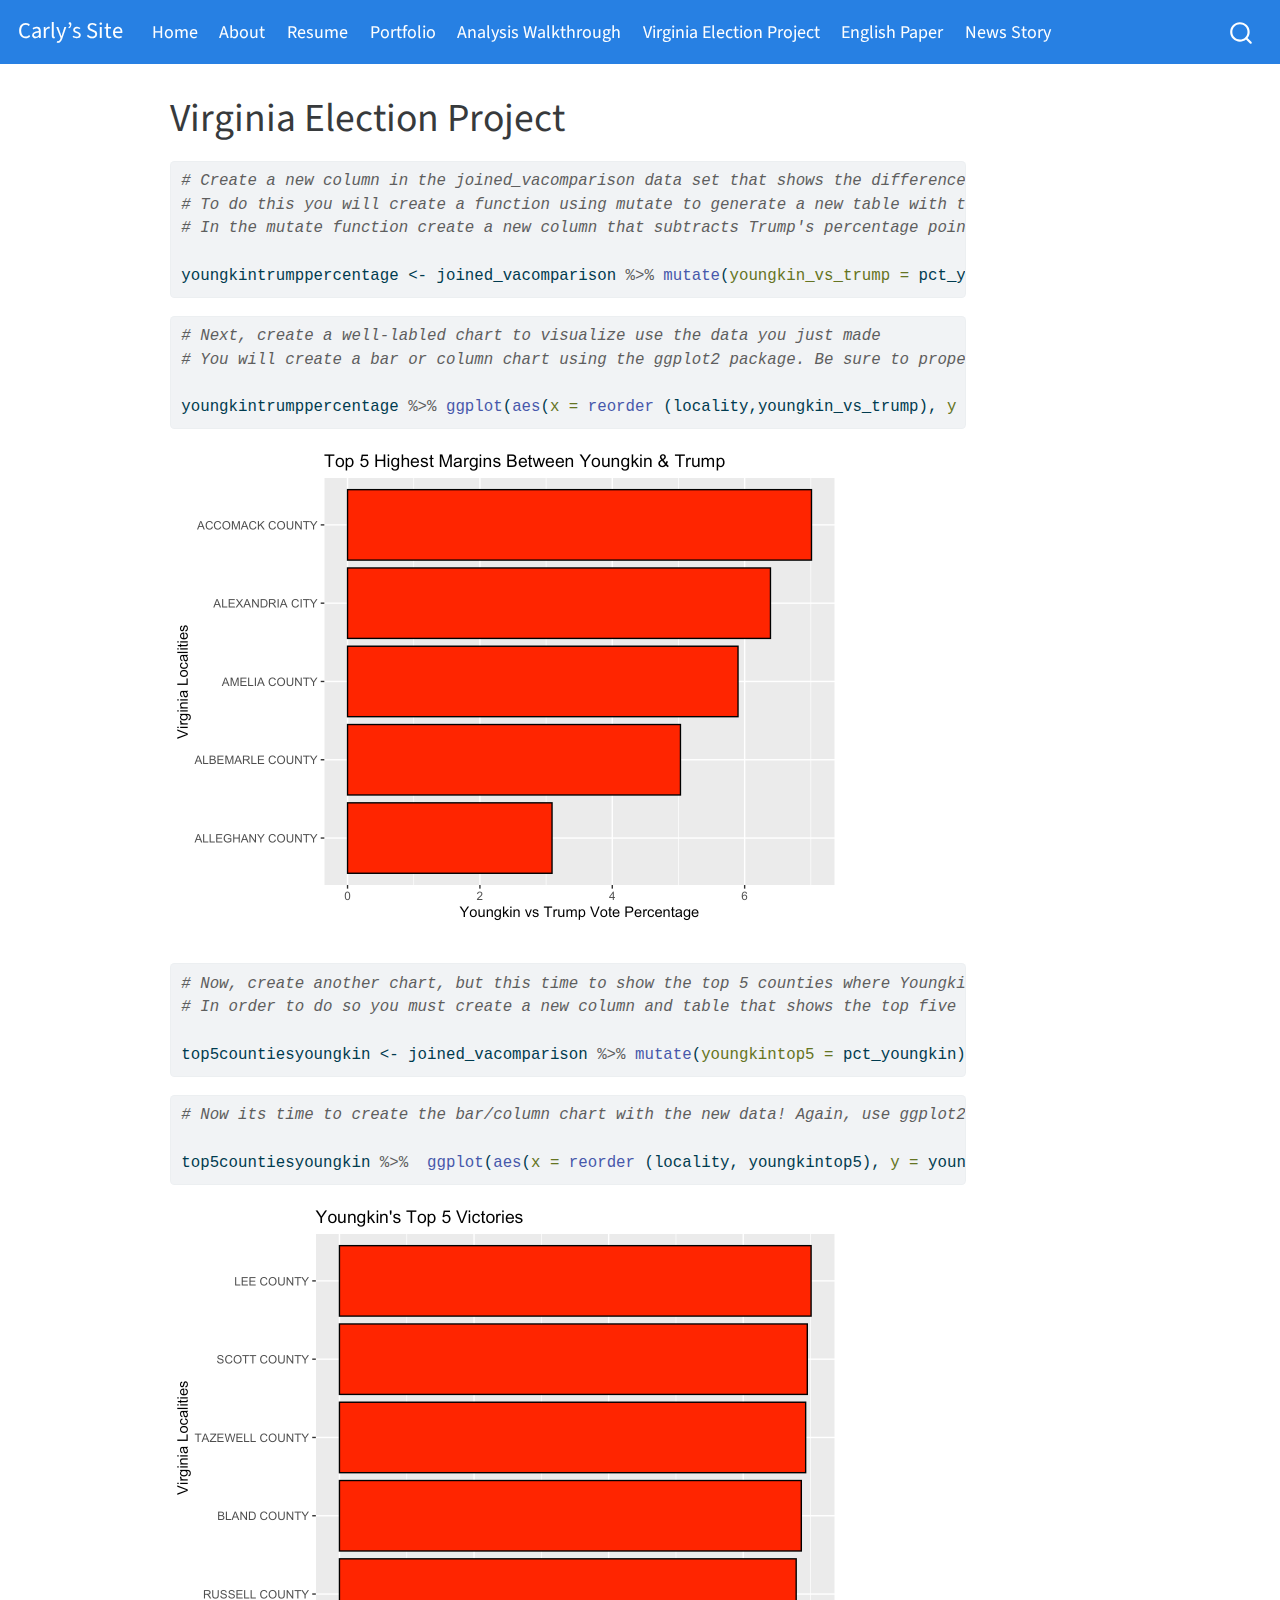
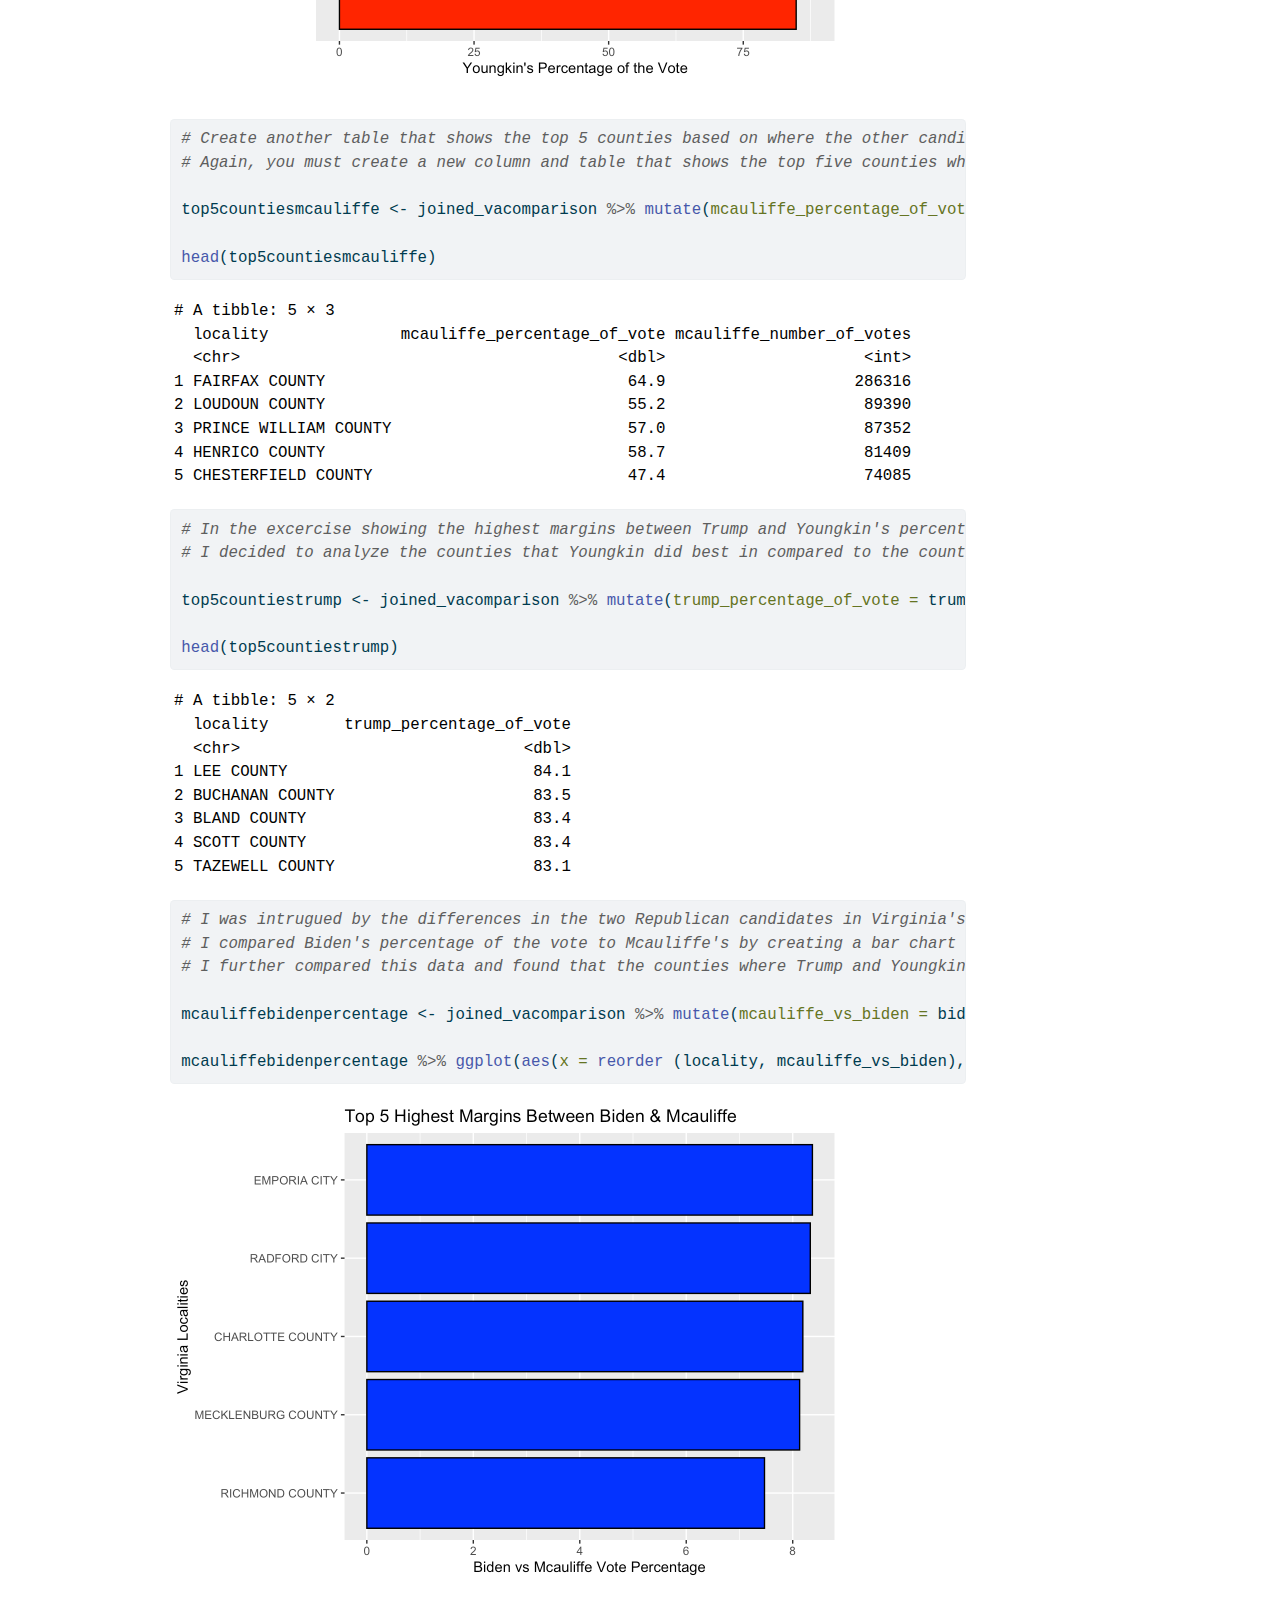
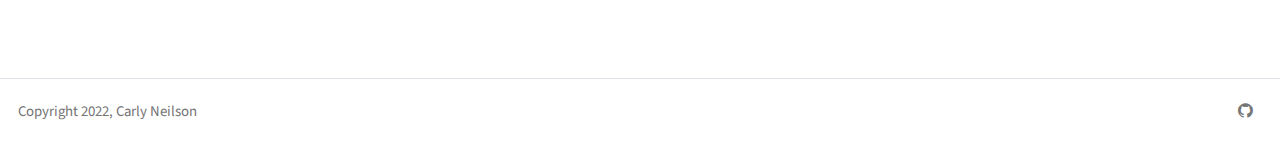
<file: docs/electionproject.html>
<!DOCTYPE html>
<html xmlns="http://www.w3.org/1999/xhtml" lang="en" xml:lang="en"><head>

<meta charset="utf-8">
<meta name="generator" content="quarto-1.0.36">

<meta name="viewport" content="width=device-width, initial-scale=1.0, user-scalable=yes">


<title>Carly’s Site - Virginia Election Project</title>
<style>
code{white-space: pre-wrap;}
span.smallcaps{font-variant: small-caps;}
span.underline{text-decoration: underline;}
div.column{display: inline-block; vertical-align: top; width: 50%;}
div.hanging-indent{margin-left: 1.5em; text-indent: -1.5em;}
ul.task-list{list-style: none;}
pre > code.sourceCode { white-space: pre; position: relative; }
pre > code.sourceCode > span { display: inline-block; line-height: 1.25; }
pre > code.sourceCode > span:empty { height: 1.2em; }
.sourceCode { overflow: visible; }
code.sourceCode > span { color: inherit; text-decoration: inherit; }
div.sourceCode { margin: 1em 0; }
pre.sourceCode { margin: 0; }
@media screen {
div.sourceCode { overflow: auto; }
}
@media print {
pre > code.sourceCode { white-space: pre-wrap; }
pre > code.sourceCode > span { text-indent: -5em; padding-left: 5em; }
}
pre.numberSource code
  { counter-reset: source-line 0; }
pre.numberSource code > span
  { position: relative; left: -4em; counter-increment: source-line; }
pre.numberSource code > span > a:first-child::before
  { content: counter(source-line);
    position: relative; left: -1em; text-align: right; vertical-align: baseline;
    border: none; display: inline-block;
    -webkit-touch-callout: none; -webkit-user-select: none;
    -khtml-user-select: none; -moz-user-select: none;
    -ms-user-select: none; user-select: none;
    padding: 0 4px; width: 4em;
    color: #aaaaaa;
  }
pre.numberSource { margin-left: 3em; border-left: 1px solid #aaaaaa;  padding-left: 4px; }
div.sourceCode
  {   }
@media screen {
pre > code.sourceCode > span > a:first-child::before { text-decoration: underline; }
}
code span.al { color: #ff0000; font-weight: bold; } /* Alert */
code span.an { color: #60a0b0; font-weight: bold; font-style: italic; } /* Annotation */
code span.at { color: #7d9029; } /* Attribute */
code span.bn { color: #40a070; } /* BaseN */
code span.bu { } /* BuiltIn */
code span.cf { color: #007020; font-weight: bold; } /* ControlFlow */
code span.ch { color: #4070a0; } /* Char */
code span.cn { color: #880000; } /* Constant */
code span.co { color: #60a0b0; font-style: italic; } /* Comment */
code span.cv { color: #60a0b0; font-weight: bold; font-style: italic; } /* CommentVar */
code span.do { color: #ba2121; font-style: italic; } /* Documentation */
code span.dt { color: #902000; } /* DataType */
code span.dv { color: #40a070; } /* DecVal */
code span.er { color: #ff0000; font-weight: bold; } /* Error */
code span.ex { } /* Extension */
code span.fl { color: #40a070; } /* Float */
code span.fu { color: #06287e; } /* Function */
code span.im { } /* Import */
code span.in { color: #60a0b0; font-weight: bold; font-style: italic; } /* Information */
code span.kw { color: #007020; font-weight: bold; } /* Keyword */
code span.op { color: #666666; } /* Operator */
code span.ot { color: #007020; } /* Other */
code span.pp { color: #bc7a00; } /* Preprocessor */
code span.sc { color: #4070a0; } /* SpecialChar */
code span.ss { color: #bb6688; } /* SpecialString */
code span.st { color: #4070a0; } /* String */
code span.va { color: #19177c; } /* Variable */
code span.vs { color: #4070a0; } /* VerbatimString */
code span.wa { color: #60a0b0; font-weight: bold; font-style: italic; } /* Warning */
</style>


<script src="site_libs/quarto-nav/quarto-nav.js"></script>
<script src="site_libs/quarto-nav/headroom.min.js"></script>
<script src="site_libs/clipboard/clipboard.min.js"></script>
<script src="site_libs/quarto-search/autocomplete.umd.js"></script>
<script src="site_libs/quarto-search/fuse.min.js"></script>
<script src="site_libs/quarto-search/quarto-search.js"></script>
<meta name="quarto:offset" content="./">
<script src="site_libs/quarto-html/quarto.js"></script>
<script src="site_libs/quarto-html/popper.min.js"></script>
<script src="site_libs/quarto-html/tippy.umd.min.js"></script>
<script src="site_libs/quarto-html/anchor.min.js"></script>
<link href="site_libs/quarto-html/tippy.css" rel="stylesheet">
<link href="site_libs/quarto-html/quarto-syntax-highlighting.css" rel="stylesheet" id="quarto-text-highlighting-styles">
<script src="site_libs/bootstrap/bootstrap.min.js"></script>
<link href="site_libs/bootstrap/bootstrap-icons.css" rel="stylesheet">
<link href="site_libs/bootstrap/bootstrap.min.css" rel="stylesheet" id="quarto-bootstrap" data-mode="light">
<script id="quarto-search-options" type="application/json">{
  "location": "navbar",
  "copy-button": false,
  "collapse-after": 3,
  "panel-placement": "end",
  "type": "overlay",
  "limit": 20,
  "language": {
    "search-no-results-text": "No results",
    "search-matching-documents-text": "matching documents",
    "search-copy-link-title": "Copy link to search",
    "search-hide-matches-text": "Hide additional matches",
    "search-more-match-text": "more match in this document",
    "search-more-matches-text": "more matches in this document",
    "search-clear-button-title": "Clear",
    "search-detached-cancel-button-title": "Cancel",
    "search-submit-button-title": "Submit"
  }
}</script>


<link rel="stylesheet" href="styles.css">
</head>

<body class="nav-fixed">

<div id="quarto-search-results"></div>
  <header id="quarto-header" class="headroom fixed-top">
    <nav class="navbar navbar-expand-lg navbar-dark ">
      <div class="navbar-container container-fluid">
      <a class="navbar-brand" href="./index.html">
    <span class="navbar-title">Carly’s Site</span>
  </a>
          <button class="navbar-toggler" type="button" data-bs-toggle="collapse" data-bs-target="#navbarCollapse" aria-controls="navbarCollapse" aria-expanded="false" aria-label="Toggle navigation" onclick="if (window.quartoToggleHeadroom) { window.quartoToggleHeadroom(); }">
  <span class="navbar-toggler-icon"></span>
</button>
          <div class="collapse navbar-collapse" id="navbarCollapse">
            <ul class="navbar-nav navbar-nav-scroll me-auto">
  <li class="nav-item">
    <a class="nav-link" href="./index.html">Home</a>
  </li>  
  <li class="nav-item">
    <a class="nav-link" href="./about.html">About</a>
  </li>  
  <li class="nav-item">
    <a class="nav-link" href="https://drive.google.com/file/d/151qo6aYI4JgiBVJDd9_rQqhx2fe8u5RN/view?usp=sharing">Resume</a>
  </li>  
  <li class="nav-item">
    <a class="nav-link" href="./mywork.html">Portfolio</a>
  </li>  
  <li class="nav-item">
    <a class="nav-link" href="./analysis walk through.html">Analysis Walkthrough</a>
  </li>  
  <li class="nav-item">
    <a class="nav-link active" href="./electionproject.html" aria-current="page">Virginia Election Project</a>
  </li>  
  <li class="nav-item">
    <a class="nav-link" href="./paper.html">English Paper</a>
  </li>  
  <li class="nav-item">
    <a class="nav-link" href="./newsstory.html">News Story</a>
  </li>  
</ul>
              <div id="quarto-search" class="" title="Search"></div>
          </div> <!-- /navcollapse -->
      </div> <!-- /container-fluid -->
    </nav>
</header>
<!-- content -->
<div id="quarto-content" class="quarto-container page-columns page-rows-contents page-layout-article page-navbar">
<!-- sidebar -->
<!-- margin-sidebar -->
    <div id="quarto-margin-sidebar" class="sidebar margin-sidebar">
        
    </div>
<!-- main -->
<main class="content" id="quarto-document-content">

<header id="title-block-header" class="quarto-title-block default">
<div class="quarto-title">
<h1 class="title">Virginia Election Project</h1>
</div>



<div class="quarto-title-meta">

    
    
  </div>
  

</header>

<div class="cell">
<div class="sourceCode cell-code" id="cb1"><pre class="sourceCode r code-with-copy"><code class="sourceCode r"><span id="cb1-1"><a href="#cb1-1" aria-hidden="true" tabindex="-1"></a><span class="co"># Create a new column in the joined_vacomparison data set that shows the difference between the percentage of the vote Youngkin and Trump received. This column should include only the top 5 counties (known as localities in Virginia) with the highest differences between Youngkin and Trump votes. </span></span>
<span id="cb1-2"><a href="#cb1-2" aria-hidden="true" tabindex="-1"></a><span class="co"># To do this you will create a function using mutate to generate a new table with the new column included. </span></span>
<span id="cb1-3"><a href="#cb1-3" aria-hidden="true" tabindex="-1"></a><span class="co"># In the mutate function create a new column that subtracts Trump's percentage points from Youngkin's percentage points. Be sure to create a clear name to describe this new column and table. Use the head function to filter for the top 5 counties.</span></span>
<span id="cb1-4"><a href="#cb1-4" aria-hidden="true" tabindex="-1"></a></span>
<span id="cb1-5"><a href="#cb1-5" aria-hidden="true" tabindex="-1"></a>youngkintrumppercentage <span class="ot">&lt;-</span> joined_vacomparison <span class="sc">%&gt;%</span> <span class="fu">mutate</span>(<span class="at">youngkin_vs_trump =</span> pct_youngkin <span class="sc">-</span> trump_pct) <span class="sc">%&gt;%</span> <span class="fu">head</span>(<span class="dv">5</span>)</span></code><button title="Copy to Clipboard" class="code-copy-button"><i class="bi"></i></button></pre></div>
</div>
<div class="cell">
<div class="sourceCode cell-code" id="cb2"><pre class="sourceCode r code-with-copy"><code class="sourceCode r"><span id="cb2-1"><a href="#cb2-1" aria-hidden="true" tabindex="-1"></a><span class="co"># Next, create a well-labled chart to visualize use the data you just made</span></span>
<span id="cb2-2"><a href="#cb2-2" aria-hidden="true" tabindex="-1"></a><span class="co"># You will create a bar or column chart using the ggplot2 package. Be sure to properly label each axis and give the chart its own title.</span></span>
<span id="cb2-3"><a href="#cb2-3" aria-hidden="true" tabindex="-1"></a></span>
<span id="cb2-4"><a href="#cb2-4" aria-hidden="true" tabindex="-1"></a>youngkintrumppercentage <span class="sc">%&gt;%</span> <span class="fu">ggplot</span>(<span class="fu">aes</span>(<span class="at">x =</span> <span class="fu">reorder</span> (locality,youngkin_vs_trump), <span class="at">y =</span> youngkin_vs_trump)) <span class="sc">+</span> <span class="fu">geom_col</span>(<span class="at">color =</span> <span class="st">"black"</span>, <span class="at">fill =</span> <span class="st">"red"</span>) <span class="sc">+</span> <span class="fu">coord_flip</span>() <span class="sc">+</span>  <span class="fu">scale_y_continuous</span>(<span class="at">name =</span> <span class="st">"Youngkin vs Trump Vote Percentage"</span>) <span class="sc">+</span> <span class="fu">scale_x_discrete</span>(<span class="at">name =</span><span class="st">"Virginia Localities"</span>) <span class="sc">+</span> <span class="fu">labs</span>(<span class="at">title =</span> <span class="st">"Top 5 Highest Margins Between Youngkin &amp; Trump"</span>)</span></code><button title="Copy to Clipboard" class="code-copy-button"><i class="bi"></i></button></pre></div>
<div class="cell-output-display">
<p><img src="electionproject_files/figure-html/unnamed-chunk-2-1.png" class="img-fluid" width="672"></p>
</div>
</div>
<div class="cell">
<div class="sourceCode cell-code" id="cb3"><pre class="sourceCode r code-with-copy"><code class="sourceCode r"><span id="cb3-1"><a href="#cb3-1" aria-hidden="true" tabindex="-1"></a><span class="co"># Now, create another chart, but this time to show the top 5 counties where Youngkin got the highest percentage of the vote.</span></span>
<span id="cb3-2"><a href="#cb3-2" aria-hidden="true" tabindex="-1"></a><span class="co"># In order to do so you must create a new column and table that shows the top five counties where Youngkin did best. Use the mutate and head functions again. </span></span>
<span id="cb3-3"><a href="#cb3-3" aria-hidden="true" tabindex="-1"></a></span>
<span id="cb3-4"><a href="#cb3-4" aria-hidden="true" tabindex="-1"></a>top5countiesyoungkin <span class="ot">&lt;-</span> joined_vacomparison <span class="sc">%&gt;%</span> <span class="fu">mutate</span>(<span class="at">youngkintop5 =</span> pct_youngkin) <span class="sc">%&gt;%</span> <span class="fu">arrange</span>(<span class="fu">desc</span>(youngkintop5)) <span class="sc">%&gt;%</span> <span class="fu">head</span>(<span class="dv">5</span>)</span></code><button title="Copy to Clipboard" class="code-copy-button"><i class="bi"></i></button></pre></div>
</div>
<div class="cell">
<div class="sourceCode cell-code" id="cb4"><pre class="sourceCode r code-with-copy"><code class="sourceCode r"><span id="cb4-1"><a href="#cb4-1" aria-hidden="true" tabindex="-1"></a><span class="co"># Now its time to create the bar/column chart with the new data! Again, use ggplot2 to make the chart and give proper axis and chart titles.</span></span>
<span id="cb4-2"><a href="#cb4-2" aria-hidden="true" tabindex="-1"></a></span>
<span id="cb4-3"><a href="#cb4-3" aria-hidden="true" tabindex="-1"></a>top5countiesyoungkin <span class="sc">%&gt;%</span>  <span class="fu">ggplot</span>(<span class="fu">aes</span>(<span class="at">x =</span> <span class="fu">reorder</span> (locality, youngkintop5), <span class="at">y =</span> youngkintop5)) <span class="sc">+</span> <span class="fu">geom_col</span>(<span class="at">color =</span> <span class="st">"black"</span>, <span class="at">fill =</span> <span class="st">"red"</span>) <span class="sc">+</span> <span class="fu">coord_flip</span>() <span class="sc">+</span> <span class="fu">scale_y_continuous</span>(<span class="at">name =</span> <span class="st">"Youngkin's Percentage of the Vote"</span>, <span class="at">breaks =</span> <span class="fu">seq</span>(<span class="dv">0</span>, <span class="dv">100</span>, <span class="dv">25</span>)) <span class="sc">+</span> <span class="fu">scale_x_discrete</span>(<span class="at">name =</span> <span class="st">"Virginia Localities"</span>) <span class="sc">+</span> <span class="fu">labs</span>(<span class="at">title =</span> <span class="st">"Youngkin's Top 5 Victories"</span>)</span></code><button title="Copy to Clipboard" class="code-copy-button"><i class="bi"></i></button></pre></div>
<div class="cell-output-display">
<p><img src="electionproject_files/figure-html/unnamed-chunk-4-1.png" class="img-fluid" width="672"></p>
</div>
</div>
<div class="cell">
<div class="sourceCode cell-code" id="cb5"><pre class="sourceCode r code-with-copy"><code class="sourceCode r"><span id="cb5-1"><a href="#cb5-1" aria-hidden="true" tabindex="-1"></a><span class="co"># Create another table that shows the top 5 counties based on where the other candidate, Mcauliffe, got the highest percentage of the vote. </span></span>
<span id="cb5-2"><a href="#cb5-2" aria-hidden="true" tabindex="-1"></a><span class="co"># Again, you must create a new column and table that shows the top five counties where Mcauliffe did best. Use mutate again to rename the column. You should also clean up the data set, so filter out the other data from the original table that is not relevant to Mcauliffe's results using the select function. Use the head function to view the table you just created.</span></span>
<span id="cb5-3"><a href="#cb5-3" aria-hidden="true" tabindex="-1"></a></span>
<span id="cb5-4"><a href="#cb5-4" aria-hidden="true" tabindex="-1"></a>top5countiesmcauliffe <span class="ot">&lt;-</span> joined_vacomparison <span class="sc">%&gt;%</span> <span class="fu">mutate</span>(<span class="at">mcauliffe_percentage_of_vote =</span> pct_mcauliffe, <span class="at">mcauliffe_number_of_votes =</span> mcauliffe) <span class="sc">%&gt;%</span> <span class="fu">arrange</span>(<span class="fu">desc</span>(mcauliffe_percentage_of_vote)) <span class="sc">%&gt;%</span> <span class="fu">arrange</span>(<span class="fu">desc</span>(mcauliffe_number_of_votes)) <span class="sc">%&gt;%</span> <span class="fu">head</span>(<span class="dv">5</span>) <span class="sc">%&gt;%</span> <span class="fu">select</span>(<span class="sc">-</span>biden, <span class="sc">-</span>trump, <span class="sc">-</span>biden_pct, <span class="sc">-</span>trump_pct, <span class="sc">-</span>youngkin, <span class="sc">-</span>pct_youngkin, <span class="sc">-</span>mcauliffe, <span class="sc">-</span>pct_mcauliffe)</span>
<span id="cb5-5"><a href="#cb5-5" aria-hidden="true" tabindex="-1"></a></span>
<span id="cb5-6"><a href="#cb5-6" aria-hidden="true" tabindex="-1"></a><span class="fu">head</span>(top5countiesmcauliffe)</span></code><button title="Copy to Clipboard" class="code-copy-button"><i class="bi"></i></button></pre></div>
<div class="cell-output cell-output-stdout">
<pre><code># A tibble: 5 × 3
  locality              mcauliffe_percentage_of_vote mcauliffe_number_of_votes
  &lt;chr&gt;                                        &lt;dbl&gt;                     &lt;int&gt;
1 FAIRFAX COUNTY                                64.9                    286316
2 LOUDOUN COUNTY                                55.2                     89390
3 PRINCE WILLIAM COUNTY                         57.0                     87352
4 HENRICO COUNTY                                58.7                     81409
5 CHESTERFIELD COUNTY                           47.4                     74085</code></pre>
</div>
</div>
<div class="cell">
<div class="sourceCode cell-code" id="cb7"><pre class="sourceCode r code-with-copy"><code class="sourceCode r"><span id="cb7-1"><a href="#cb7-1" aria-hidden="true" tabindex="-1"></a><span class="co"># In the excercise showing the highest margins between Trump and Youngkin's percent of the vote, I found it interesting that Trump did better in certain counties than Youngkin, even though they are both Republican candidates. But I wanted to see if the counties where Trump did best aligned with where Youngkin did best. From the original table I made you can see Youngkin did best in Lee, Scott, Tazewell, Bland, and Russell counties. </span></span>
<span id="cb7-2"><a href="#cb7-2" aria-hidden="true" tabindex="-1"></a><span class="co"># I decided to analyze the counties that Youngkin did best in compared to the counties that Trump did best in. So I create a table showing the top 5 counties where Trump got the highest percentage of the vote. I found that Trump's most successful counties were Lee, Buchanan, Bland, Scott and Tazewell counties. This showed me that there were counties where Trump and Youngkin both did there best in: Lee, Scott, Tazewell and Bland counties. But from my chart I did earlier it showed they had a high percent difference in Radford City, King George County, Charlotte County, Mecklenberg County, and Prince Edward County. It is odd that they did not get a similar number or percent of the vote in each county. This is probably explained by the differences in Trump and Youngkin's campaigns and their political ideaology.</span></span>
<span id="cb7-3"><a href="#cb7-3" aria-hidden="true" tabindex="-1"></a></span>
<span id="cb7-4"><a href="#cb7-4" aria-hidden="true" tabindex="-1"></a>top5countiestrump <span class="ot">&lt;-</span> joined_vacomparison <span class="sc">%&gt;%</span> <span class="fu">mutate</span>(<span class="at">trump_percentage_of_vote =</span> trump_pct) <span class="sc">%&gt;%</span> <span class="fu">arrange</span>(<span class="fu">desc</span>(trump_percentage_of_vote)) <span class="sc">%&gt;%</span> <span class="fu">head</span>(<span class="dv">5</span>) <span class="sc">%&gt;%</span> <span class="fu">select</span>(<span class="sc">-</span>youngkin, <span class="sc">-</span>trump, <span class="sc">-</span>biden, <span class="sc">-</span>pct_youngkin, <span class="sc">-</span>biden_pct, <span class="sc">-</span>mcauliffe, <span class="sc">-</span>trump_pct, <span class="sc">-</span>pct_mcauliffe)</span>
<span id="cb7-5"><a href="#cb7-5" aria-hidden="true" tabindex="-1"></a></span>
<span id="cb7-6"><a href="#cb7-6" aria-hidden="true" tabindex="-1"></a><span class="fu">head</span>(top5countiestrump)</span></code><button title="Copy to Clipboard" class="code-copy-button"><i class="bi"></i></button></pre></div>
<div class="cell-output cell-output-stdout">
<pre><code># A tibble: 5 × 2
  locality        trump_percentage_of_vote
  &lt;chr&gt;                              &lt;dbl&gt;
1 LEE COUNTY                          84.1
2 BUCHANAN COUNTY                     83.5
3 BLAND COUNTY                        83.4
4 SCOTT COUNTY                        83.4
5 TAZEWELL COUNTY                     83.1</code></pre>
</div>
</div>
<div class="cell">
<div class="sourceCode cell-code" id="cb9"><pre class="sourceCode r code-with-copy"><code class="sourceCode r"><span id="cb9-1"><a href="#cb9-1" aria-hidden="true" tabindex="-1"></a><span class="co"># I was intrugued by the differences in the two Republican candidates in Virginia's election, so I wanted to see how the Democrat candidates compared.</span></span>
<span id="cb9-2"><a href="#cb9-2" aria-hidden="true" tabindex="-1"></a><span class="co"># I compared Biden's percentage of the vote to Mcauliffe's by creating a bar chart like the first problem in this document. I found that the margins of the highest difference were around the same with a mean of 8.8% for the Republicans and a mean of 8.1% for the Democrats.</span></span>
<span id="cb9-3"><a href="#cb9-3" aria-hidden="true" tabindex="-1"></a><span class="co"># I further compared this data and found that the counties where Trump and Youngkin had the highest difference in vote percentage did best was similar to the that same data for Biden and Mcauliffe. There was some overlap with the counties: Charlotee, Mecklenberg, and Radford. This makes sense that where Biden/Mcauliffe did worst Trump/Youngkin did best and vice versa.</span></span>
<span id="cb9-4"><a href="#cb9-4" aria-hidden="true" tabindex="-1"></a></span>
<span id="cb9-5"><a href="#cb9-5" aria-hidden="true" tabindex="-1"></a>mcauliffebidenpercentage <span class="ot">&lt;-</span> joined_vacomparison <span class="sc">%&gt;%</span> <span class="fu">mutate</span>(<span class="at">mcauliffe_vs_biden =</span> biden_pct <span class="sc">-</span> pct_mcauliffe) <span class="sc">%&gt;%</span> <span class="fu">arrange</span>(<span class="fu">desc</span>(mcauliffe_vs_biden)) <span class="sc">%&gt;%</span> <span class="fu">head</span>(<span class="dv">5</span>)</span>
<span id="cb9-6"><a href="#cb9-6" aria-hidden="true" tabindex="-1"></a></span>
<span id="cb9-7"><a href="#cb9-7" aria-hidden="true" tabindex="-1"></a>mcauliffebidenpercentage <span class="sc">%&gt;%</span> <span class="fu">ggplot</span>(<span class="fu">aes</span>(<span class="at">x =</span> <span class="fu">reorder</span> (locality, mcauliffe_vs_biden), <span class="at">y =</span> mcauliffe_vs_biden)) <span class="sc">+</span> <span class="fu">geom_col</span>(<span class="at">color =</span> <span class="st">"black"</span>, <span class="at">fill =</span> <span class="st">"blue"</span>) <span class="sc">+</span> <span class="fu">coord_flip</span>() <span class="sc">+</span>  <span class="fu">scale_y_continuous</span>(<span class="at">name =</span> <span class="st">"Biden vs Mcauliffe Vote Percentage"</span>) <span class="sc">+</span> <span class="fu">scale_x_discrete</span>(<span class="at">name =</span><span class="st">"Virginia Localities"</span>) <span class="sc">+</span> <span class="fu">labs</span>(<span class="at">title =</span> <span class="st">"Top 5 Highest Margins Between Biden &amp; Mcauliffe"</span>)</span></code><button title="Copy to Clipboard" class="code-copy-button"><i class="bi"></i></button></pre></div>
<div class="cell-output-display">
<p><img src="electionproject_files/figure-html/unnamed-chunk-7-1.png" class="img-fluid" width="672"></p>
</div>
</div>



</main> <!-- /main -->
<script id="quarto-html-after-body" type="application/javascript">
window.document.addEventListener("DOMContentLoaded", function (event) {
  const toggleBodyColorMode = (bsSheetEl) => {
    const mode = bsSheetEl.getAttribute("data-mode");
    const bodyEl = window.document.querySelector("body");
    if (mode === "dark") {
      bodyEl.classList.add("quarto-dark");
      bodyEl.classList.remove("quarto-light");
    } else {
      bodyEl.classList.add("quarto-light");
      bodyEl.classList.remove("quarto-dark");
    }
  }
  const toggleBodyColorPrimary = () => {
    const bsSheetEl = window.document.querySelector("link#quarto-bootstrap");
    if (bsSheetEl) {
      toggleBodyColorMode(bsSheetEl);
    }
  }
  toggleBodyColorPrimary();  
  const icon = "";
  const anchorJS = new window.AnchorJS();
  anchorJS.options = {
    placement: 'right',
    icon: icon
  };
  anchorJS.add('.anchored');
  const clipboard = new window.ClipboardJS('.code-copy-button', {
    target: function(trigger) {
      return trigger.previousElementSibling;
    }
  });
  clipboard.on('success', function(e) {
    // button target
    const button = e.trigger;
    // don't keep focus
    button.blur();
    // flash "checked"
    button.classList.add('code-copy-button-checked');
    var currentTitle = button.getAttribute("title");
    button.setAttribute("title", "Copied!");
    setTimeout(function() {
      button.setAttribute("title", currentTitle);
      button.classList.remove('code-copy-button-checked');
    }, 1000);
    // clear code selection
    e.clearSelection();
  });
  function tippyHover(el, contentFn) {
    const config = {
      allowHTML: true,
      content: contentFn,
      maxWidth: 500,
      delay: 100,
      arrow: false,
      appendTo: function(el) {
          return el.parentElement;
      },
      interactive: true,
      interactiveBorder: 10,
      theme: 'quarto',
      placement: 'bottom-start'
    };
    window.tippy(el, config); 
  }
  const noterefs = window.document.querySelectorAll('a[role="doc-noteref"]');
  for (var i=0; i<noterefs.length; i++) {
    const ref = noterefs[i];
    tippyHover(ref, function() {
      let href = ref.getAttribute('href');
      try { href = new URL(href).hash; } catch {}
      const id = href.replace(/^#\/?/, "");
      const note = window.document.getElementById(id);
      return note.innerHTML;
    });
  }
  var bibliorefs = window.document.querySelectorAll('a[role="doc-biblioref"]');
  for (var i=0; i<bibliorefs.length; i++) {
    const ref = bibliorefs[i];
    const cites = ref.parentNode.getAttribute('data-cites').split(' ');
    tippyHover(ref, function() {
      var popup = window.document.createElement('div');
      cites.forEach(function(cite) {
        var citeDiv = window.document.createElement('div');
        citeDiv.classList.add('hanging-indent');
        citeDiv.classList.add('csl-entry');
        var biblioDiv = window.document.getElementById('ref-' + cite);
        if (biblioDiv) {
          citeDiv.innerHTML = biblioDiv.innerHTML;
        }
        popup.appendChild(citeDiv);
      });
      return popup.innerHTML;
    });
  }
});
</script>
</div> <!-- /content -->
<footer class="footer">
  <div class="nav-footer">
    <div class="nav-footer-left">Copyright 2022, Carly Neilson</div>   
    <div class="nav-footer-right">
      <ul class="footer-items list-unstyled">
    <li class="nav-item compact">
    <a class="nav-link" href="https://github.com/carlyneilson">
      <i class="bi bi-github" role="img">
</i> 
    </a>
  </li>  
</ul>
    </div>
  </div>
</footer>



</body></html>
</file>
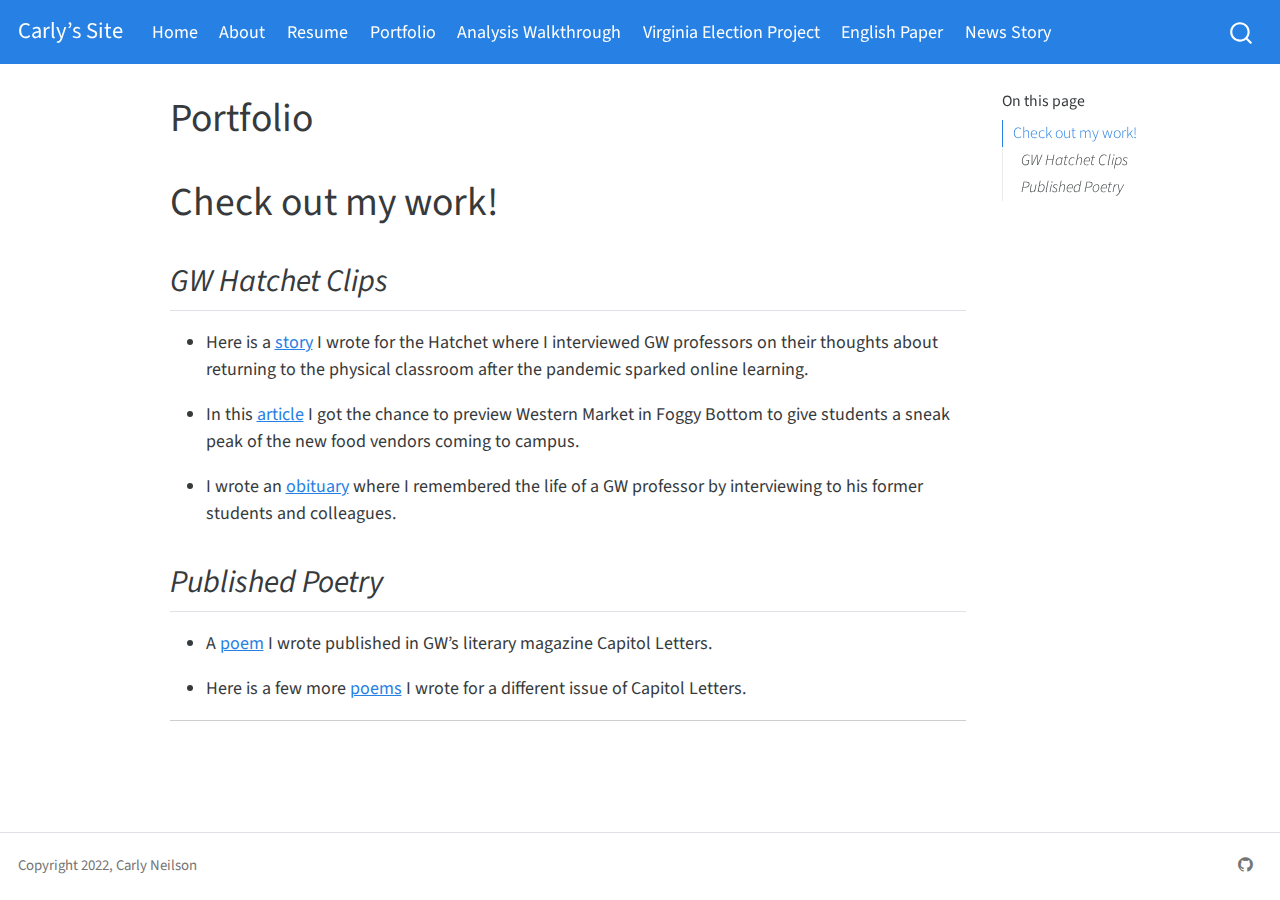
<file: docs/mywork.html>
<!DOCTYPE html>
<html xmlns="http://www.w3.org/1999/xhtml" lang="en" xml:lang="en"><head>

<meta charset="utf-8">
<meta name="generator" content="quarto-1.0.36">

<meta name="viewport" content="width=device-width, initial-scale=1.0, user-scalable=yes">


<title>Carly’s Site - Portfolio</title>
<style>
code{white-space: pre-wrap;}
span.smallcaps{font-variant: small-caps;}
span.underline{text-decoration: underline;}
div.column{display: inline-block; vertical-align: top; width: 50%;}
div.hanging-indent{margin-left: 1.5em; text-indent: -1.5em;}
ul.task-list{list-style: none;}
</style>


<script src="site_libs/quarto-nav/quarto-nav.js"></script>
<script src="site_libs/quarto-nav/headroom.min.js"></script>
<script src="site_libs/clipboard/clipboard.min.js"></script>
<script src="site_libs/quarto-search/autocomplete.umd.js"></script>
<script src="site_libs/quarto-search/fuse.min.js"></script>
<script src="site_libs/quarto-search/quarto-search.js"></script>
<meta name="quarto:offset" content="./">
<script src="site_libs/quarto-html/quarto.js"></script>
<script src="site_libs/quarto-html/popper.min.js"></script>
<script src="site_libs/quarto-html/tippy.umd.min.js"></script>
<script src="site_libs/quarto-html/anchor.min.js"></script>
<link href="site_libs/quarto-html/tippy.css" rel="stylesheet">
<link href="site_libs/quarto-html/quarto-syntax-highlighting.css" rel="stylesheet" id="quarto-text-highlighting-styles">
<script src="site_libs/bootstrap/bootstrap.min.js"></script>
<link href="site_libs/bootstrap/bootstrap-icons.css" rel="stylesheet">
<link href="site_libs/bootstrap/bootstrap.min.css" rel="stylesheet" id="quarto-bootstrap" data-mode="light">
<script id="quarto-search-options" type="application/json">{
  "location": "navbar",
  "copy-button": false,
  "collapse-after": 3,
  "panel-placement": "end",
  "type": "overlay",
  "limit": 20,
  "language": {
    "search-no-results-text": "No results",
    "search-matching-documents-text": "matching documents",
    "search-copy-link-title": "Copy link to search",
    "search-hide-matches-text": "Hide additional matches",
    "search-more-match-text": "more match in this document",
    "search-more-matches-text": "more matches in this document",
    "search-clear-button-title": "Clear",
    "search-detached-cancel-button-title": "Cancel",
    "search-submit-button-title": "Submit"
  }
}</script>


<link rel="stylesheet" href="styles.css">
</head>

<body class="nav-fixed">

<div id="quarto-search-results"></div>
  <header id="quarto-header" class="headroom fixed-top">
    <nav class="navbar navbar-expand-lg navbar-dark ">
      <div class="navbar-container container-fluid">
      <a class="navbar-brand" href="./index.html">
    <span class="navbar-title">Carly’s Site</span>
  </a>
          <button class="navbar-toggler" type="button" data-bs-toggle="collapse" data-bs-target="#navbarCollapse" aria-controls="navbarCollapse" aria-expanded="false" aria-label="Toggle navigation" onclick="if (window.quartoToggleHeadroom) { window.quartoToggleHeadroom(); }">
  <span class="navbar-toggler-icon"></span>
</button>
          <div class="collapse navbar-collapse" id="navbarCollapse">
            <ul class="navbar-nav navbar-nav-scroll me-auto">
  <li class="nav-item">
    <a class="nav-link" href="./index.html">Home</a>
  </li>  
  <li class="nav-item">
    <a class="nav-link" href="./about.html">About</a>
  </li>  
  <li class="nav-item">
    <a class="nav-link" href="https://drive.google.com/file/d/151qo6aYI4JgiBVJDd9_rQqhx2fe8u5RN/view?usp=sharing">Resume</a>
  </li>  
  <li class="nav-item">
    <a class="nav-link active" href="./mywork.html" aria-current="page">Portfolio</a>
  </li>  
  <li class="nav-item">
    <a class="nav-link" href="./analysis walk through.html">Analysis Walkthrough</a>
  </li>  
  <li class="nav-item">
    <a class="nav-link" href="./electionproject.html">Virginia Election Project</a>
  </li>  
  <li class="nav-item">
    <a class="nav-link" href="./paper.html">English Paper</a>
  </li>  
  <li class="nav-item">
    <a class="nav-link" href="./newsstory.html">News Story</a>
  </li>  
</ul>
              <div id="quarto-search" class="" title="Search"></div>
          </div> <!-- /navcollapse -->
      </div> <!-- /container-fluid -->
    </nav>
</header>
<!-- content -->
<div id="quarto-content" class="quarto-container page-columns page-rows-contents page-layout-article page-navbar">
<!-- sidebar -->
<!-- margin-sidebar -->
    <div id="quarto-margin-sidebar" class="sidebar margin-sidebar">
        <nav id="TOC" role="doc-toc">
    <h2 id="toc-title">On this page</h2>
   
  <ul>
  <li><a href="#check-out-my-work" id="toc-check-out-my-work" class="nav-link active" data-scroll-target="#check-out-my-work">Check out my work!</a>
  <ul class="collapse">
  <li><a href="#gw-hatchet-clips" id="toc-gw-hatchet-clips" class="nav-link" data-scroll-target="#gw-hatchet-clips"><em>GW Hatchet Clips</em></a></li>
  <li><a href="#published-poetry" id="toc-published-poetry" class="nav-link" data-scroll-target="#published-poetry"><em>Published Poetry</em></a></li>
  </ul></li>
  </ul>
</nav>
    </div>
<!-- main -->
<main class="content" id="quarto-document-content">

<header id="title-block-header" class="quarto-title-block default">
<div class="quarto-title">
<h1 class="title">Portfolio</h1>
</div>



<div class="quarto-title-meta">

    
    
  </div>
  

</header>

<section id="check-out-my-work" class="level1">
<h1>Check out my work!</h1>
<section id="gw-hatchet-clips" class="level2">
<h2 class="anchored" data-anchor-id="gw-hatchet-clips"><em>GW Hatchet Clips</em></h2>
<ul>
<li><p>Here is a <a href="https://www.gwhatchet.com/2021/08/30/faculty-return-to-classrooms-after-nearly-three-semesters-of-remote-learning/">story</a> I wrote for the Hatchet where I interviewed GW professors on their thoughts about returning to the physical classroom after the pandemic sparked online learning.</p></li>
<li><p>In this <a href="https://www.gwhatchet.com/2021/08/30/what-to-expect-from-western-market/">article</a> I got the chance to preview Western Market in Foggy Bottom to give students a sneak peak of the new food vendors coming to campus.</p></li>
<li><p>I wrote an <a href="https://www.gwhatchet.com/2021/04/19/assistant-professor-of-health-sciences-dies-at-73-in-a-house-fire/">obituary</a> where I remembered the life of a GW professor by interviewing to his former students and colleagues.</p></li>
</ul>
</section>
<section id="published-poetry" class="level2">
<h2 class="anchored" data-anchor-id="published-poetry"><em>Published Poetry</em></h2>
<ul>
<li><p>A <a href="https://issuu.com/gwcapitolletters/docs/version_for_issu">poem</a> I wrote published in GW’s literary magazine Capitol Letters.</p></li>
<li><p>Here is a few more <a href="https://issuu.com/gwcapitolletters/docs/valentines">poems</a> I wrote for a different issue of Capitol Letters.</p></li>
</ul>
<hr>


</section>
</section>

</main> <!-- /main -->
<script id="quarto-html-after-body" type="application/javascript">
window.document.addEventListener("DOMContentLoaded", function (event) {
  const toggleBodyColorMode = (bsSheetEl) => {
    const mode = bsSheetEl.getAttribute("data-mode");
    const bodyEl = window.document.querySelector("body");
    if (mode === "dark") {
      bodyEl.classList.add("quarto-dark");
      bodyEl.classList.remove("quarto-light");
    } else {
      bodyEl.classList.add("quarto-light");
      bodyEl.classList.remove("quarto-dark");
    }
  }
  const toggleBodyColorPrimary = () => {
    const bsSheetEl = window.document.querySelector("link#quarto-bootstrap");
    if (bsSheetEl) {
      toggleBodyColorMode(bsSheetEl);
    }
  }
  toggleBodyColorPrimary();  
  const icon = "";
  const anchorJS = new window.AnchorJS();
  anchorJS.options = {
    placement: 'right',
    icon: icon
  };
  anchorJS.add('.anchored');
  const clipboard = new window.ClipboardJS('.code-copy-button', {
    target: function(trigger) {
      return trigger.previousElementSibling;
    }
  });
  clipboard.on('success', function(e) {
    // button target
    const button = e.trigger;
    // don't keep focus
    button.blur();
    // flash "checked"
    button.classList.add('code-copy-button-checked');
    var currentTitle = button.getAttribute("title");
    button.setAttribute("title", "Copied!");
    setTimeout(function() {
      button.setAttribute("title", currentTitle);
      button.classList.remove('code-copy-button-checked');
    }, 1000);
    // clear code selection
    e.clearSelection();
  });
  function tippyHover(el, contentFn) {
    const config = {
      allowHTML: true,
      content: contentFn,
      maxWidth: 500,
      delay: 100,
      arrow: false,
      appendTo: function(el) {
          return el.parentElement;
      },
      interactive: true,
      interactiveBorder: 10,
      theme: 'quarto',
      placement: 'bottom-start'
    };
    window.tippy(el, config); 
  }
  const noterefs = window.document.querySelectorAll('a[role="doc-noteref"]');
  for (var i=0; i<noterefs.length; i++) {
    const ref = noterefs[i];
    tippyHover(ref, function() {
      let href = ref.getAttribute('href');
      try { href = new URL(href).hash; } catch {}
      const id = href.replace(/^#\/?/, "");
      const note = window.document.getElementById(id);
      return note.innerHTML;
    });
  }
  var bibliorefs = window.document.querySelectorAll('a[role="doc-biblioref"]');
  for (var i=0; i<bibliorefs.length; i++) {
    const ref = bibliorefs[i];
    const cites = ref.parentNode.getAttribute('data-cites').split(' ');
    tippyHover(ref, function() {
      var popup = window.document.createElement('div');
      cites.forEach(function(cite) {
        var citeDiv = window.document.createElement('div');
        citeDiv.classList.add('hanging-indent');
        citeDiv.classList.add('csl-entry');
        var biblioDiv = window.document.getElementById('ref-' + cite);
        if (biblioDiv) {
          citeDiv.innerHTML = biblioDiv.innerHTML;
        }
        popup.appendChild(citeDiv);
      });
      return popup.innerHTML;
    });
  }
});
</script>
</div> <!-- /content -->
<footer class="footer">
  <div class="nav-footer">
    <div class="nav-footer-left">Copyright 2022, Carly Neilson</div>   
    <div class="nav-footer-right">
      <ul class="footer-items list-unstyled">
    <li class="nav-item compact">
    <a class="nav-link" href="https://github.com/carlyneilson">
      <i class="bi bi-github" role="img">
</i> 
    </a>
  </li>  
</ul>
    </div>
  </div>
</footer>



</body></html>
</file>
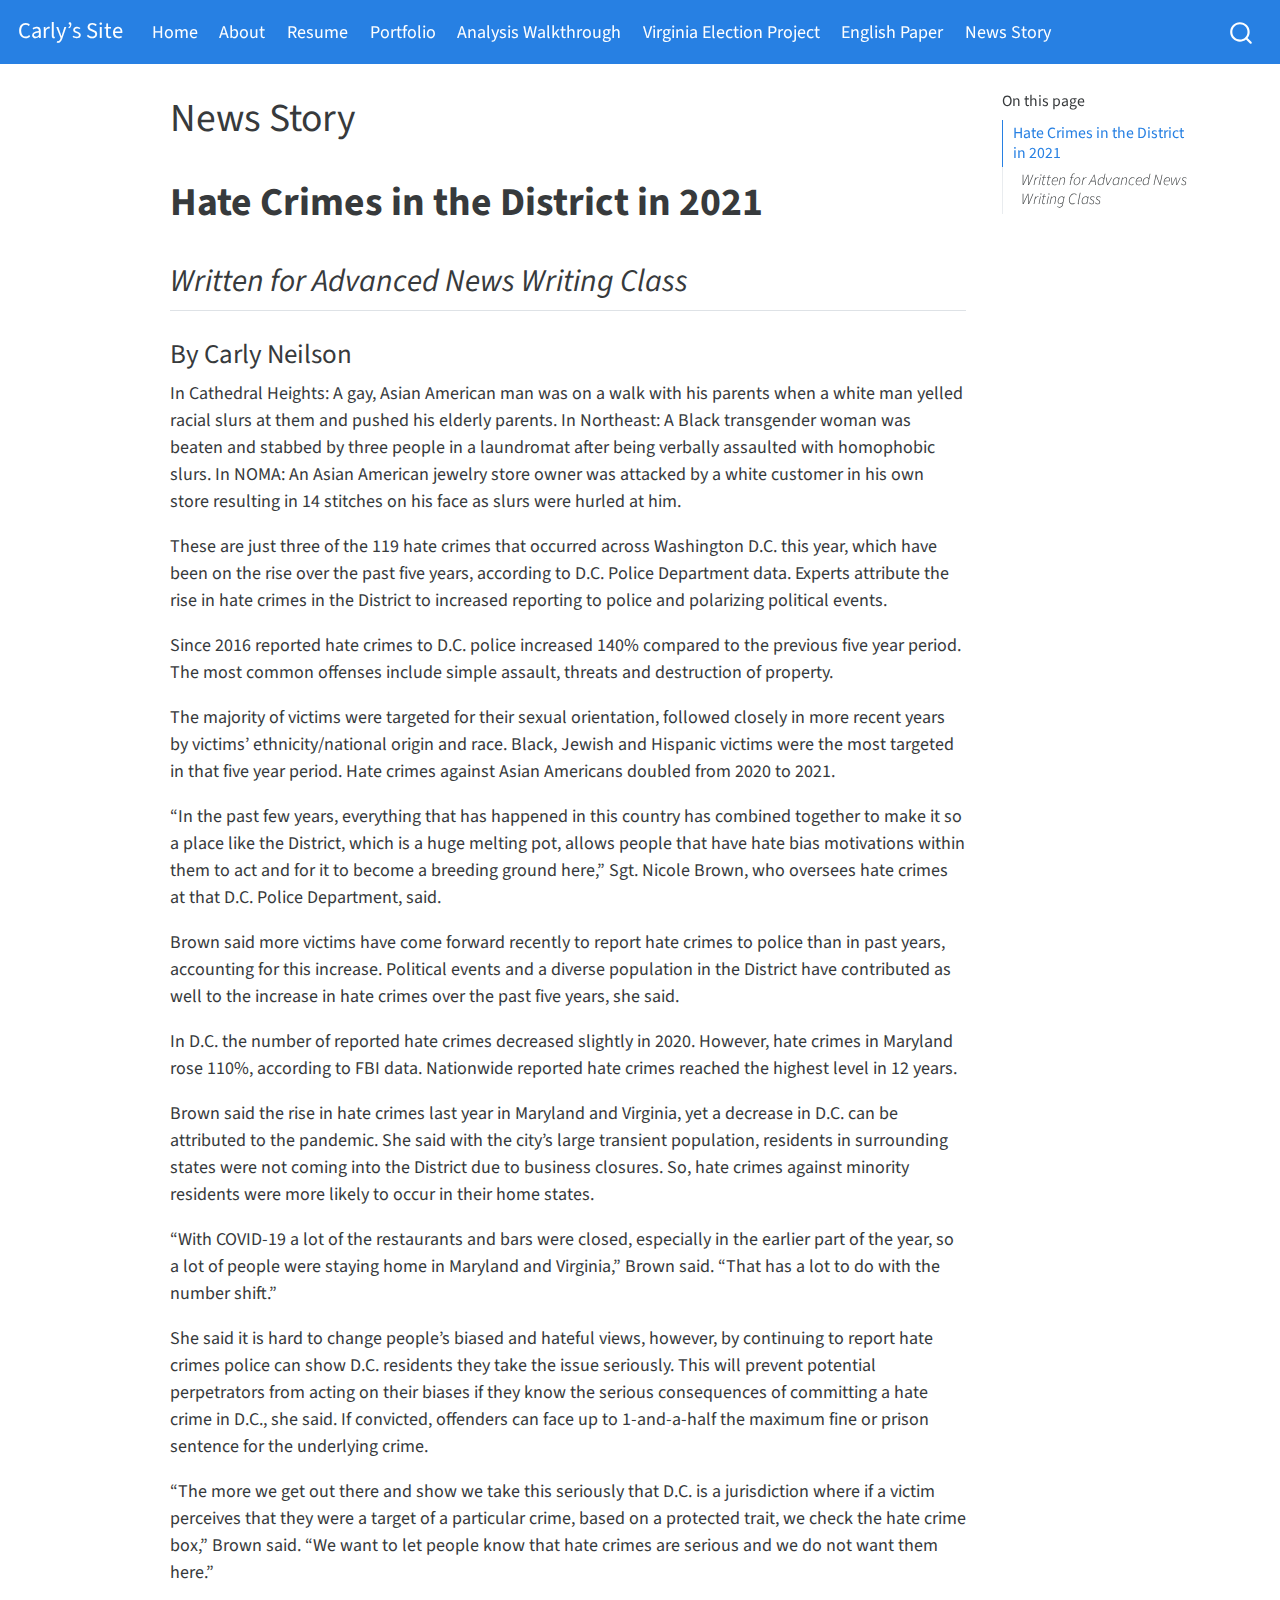
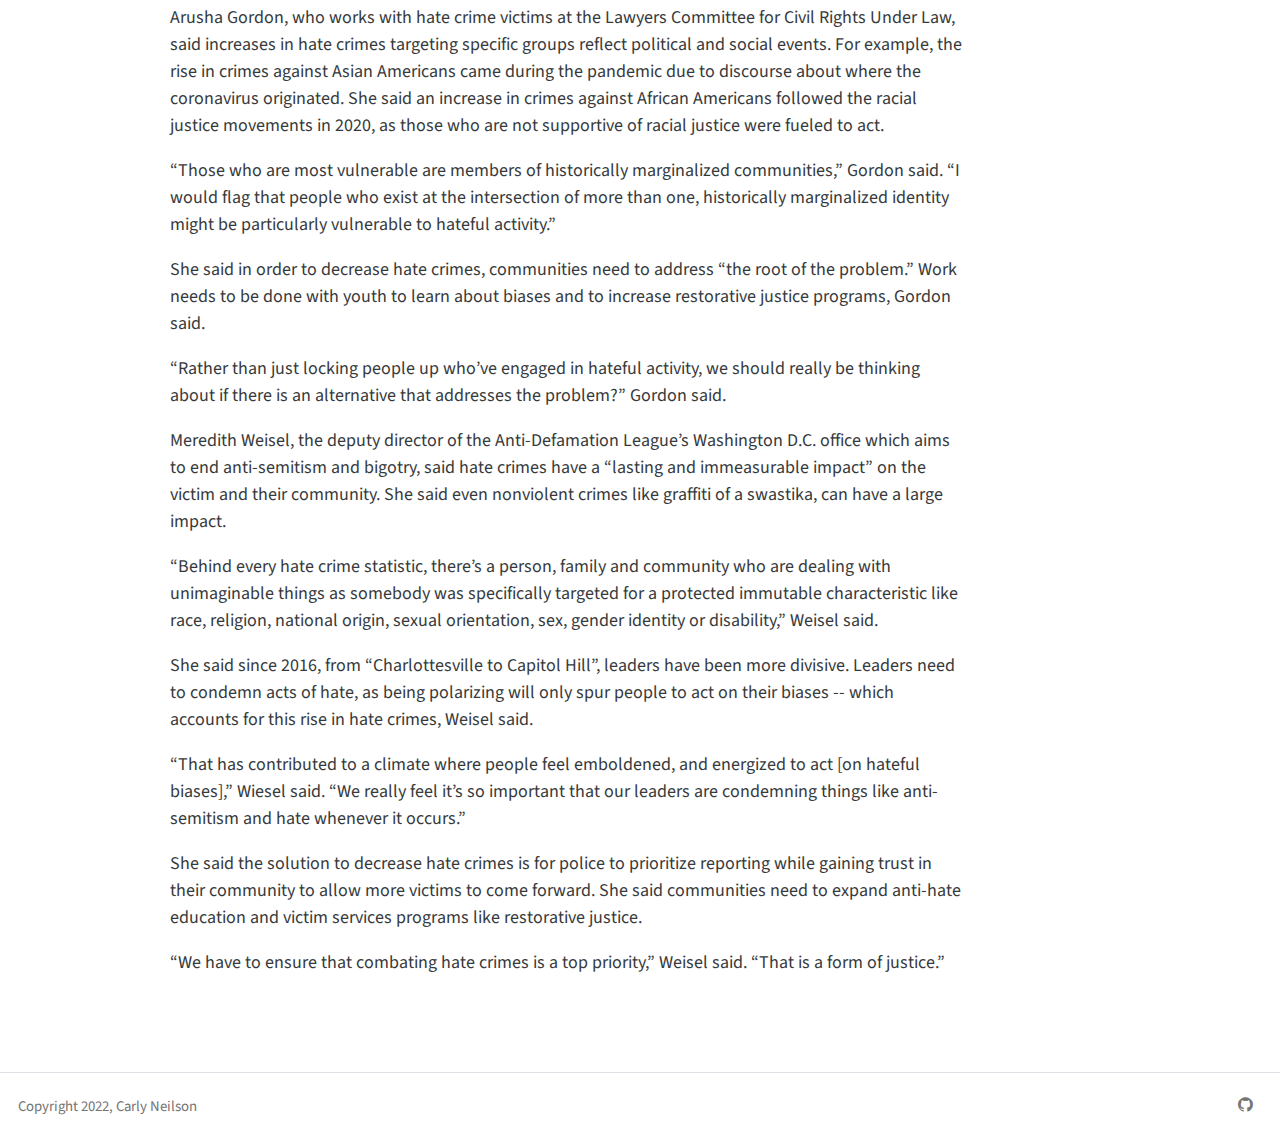
<file: docs/newsstory.html>
<!DOCTYPE html>
<html xmlns="http://www.w3.org/1999/xhtml" lang="en" xml:lang="en"><head>

<meta charset="utf-8">
<meta name="generator" content="quarto-1.0.36">

<meta name="viewport" content="width=device-width, initial-scale=1.0, user-scalable=yes">


<title>Carly’s Site - News Story</title>
<style>
code{white-space: pre-wrap;}
span.smallcaps{font-variant: small-caps;}
span.underline{text-decoration: underline;}
div.column{display: inline-block; vertical-align: top; width: 50%;}
div.hanging-indent{margin-left: 1.5em; text-indent: -1.5em;}
ul.task-list{list-style: none;}
</style>


<script src="site_libs/quarto-nav/quarto-nav.js"></script>
<script src="site_libs/quarto-nav/headroom.min.js"></script>
<script src="site_libs/clipboard/clipboard.min.js"></script>
<script src="site_libs/quarto-search/autocomplete.umd.js"></script>
<script src="site_libs/quarto-search/fuse.min.js"></script>
<script src="site_libs/quarto-search/quarto-search.js"></script>
<meta name="quarto:offset" content="./">
<script src="site_libs/quarto-html/quarto.js"></script>
<script src="site_libs/quarto-html/popper.min.js"></script>
<script src="site_libs/quarto-html/tippy.umd.min.js"></script>
<script src="site_libs/quarto-html/anchor.min.js"></script>
<link href="site_libs/quarto-html/tippy.css" rel="stylesheet">
<link href="site_libs/quarto-html/quarto-syntax-highlighting.css" rel="stylesheet" id="quarto-text-highlighting-styles">
<script src="site_libs/bootstrap/bootstrap.min.js"></script>
<link href="site_libs/bootstrap/bootstrap-icons.css" rel="stylesheet">
<link href="site_libs/bootstrap/bootstrap.min.css" rel="stylesheet" id="quarto-bootstrap" data-mode="light">
<script id="quarto-search-options" type="application/json">{
  "location": "navbar",
  "copy-button": false,
  "collapse-after": 3,
  "panel-placement": "end",
  "type": "overlay",
  "limit": 20,
  "language": {
    "search-no-results-text": "No results",
    "search-matching-documents-text": "matching documents",
    "search-copy-link-title": "Copy link to search",
    "search-hide-matches-text": "Hide additional matches",
    "search-more-match-text": "more match in this document",
    "search-more-matches-text": "more matches in this document",
    "search-clear-button-title": "Clear",
    "search-detached-cancel-button-title": "Cancel",
    "search-submit-button-title": "Submit"
  }
}</script>


<link rel="stylesheet" href="styles.css">
</head>

<body class="nav-fixed">

<div id="quarto-search-results"></div>
  <header id="quarto-header" class="headroom fixed-top">
    <nav class="navbar navbar-expand-lg navbar-dark ">
      <div class="navbar-container container-fluid">
      <a class="navbar-brand" href="./index.html">
    <span class="navbar-title">Carly’s Site</span>
  </a>
          <button class="navbar-toggler" type="button" data-bs-toggle="collapse" data-bs-target="#navbarCollapse" aria-controls="navbarCollapse" aria-expanded="false" aria-label="Toggle navigation" onclick="if (window.quartoToggleHeadroom) { window.quartoToggleHeadroom(); }">
  <span class="navbar-toggler-icon"></span>
</button>
          <div class="collapse navbar-collapse" id="navbarCollapse">
            <ul class="navbar-nav navbar-nav-scroll me-auto">
  <li class="nav-item">
    <a class="nav-link" href="./index.html">Home</a>
  </li>  
  <li class="nav-item">
    <a class="nav-link" href="./about.html">About</a>
  </li>  
  <li class="nav-item">
    <a class="nav-link" href="https://drive.google.com/file/d/151qo6aYI4JgiBVJDd9_rQqhx2fe8u5RN/view?usp=sharing">Resume</a>
  </li>  
  <li class="nav-item">
    <a class="nav-link" href="./mywork.html">Portfolio</a>
  </li>  
  <li class="nav-item">
    <a class="nav-link" href="./analysis walk through.html">Analysis Walkthrough</a>
  </li>  
  <li class="nav-item">
    <a class="nav-link" href="./electionproject.html">Virginia Election Project</a>
  </li>  
  <li class="nav-item">
    <a class="nav-link" href="./paper.html">English Paper</a>
  </li>  
  <li class="nav-item">
    <a class="nav-link active" href="./newsstory.html" aria-current="page">News Story</a>
  </li>  
</ul>
              <div id="quarto-search" class="" title="Search"></div>
          </div> <!-- /navcollapse -->
      </div> <!-- /container-fluid -->
    </nav>
</header>
<!-- content -->
<div id="quarto-content" class="quarto-container page-columns page-rows-contents page-layout-article page-navbar">
<!-- sidebar -->
<!-- margin-sidebar -->
    <div id="quarto-margin-sidebar" class="sidebar margin-sidebar">
        <nav id="TOC" role="doc-toc">
    <h2 id="toc-title">On this page</h2>
   
  <ul>
  <li><a href="#hate-crimes-in-the-district-in-2021" id="toc-hate-crimes-in-the-district-in-2021" class="nav-link active" data-scroll-target="#hate-crimes-in-the-district-in-2021"><strong>Hate Crimes in the District in 2021</strong></a>
  <ul class="collapse">
  <li><a href="#written-for-advanced-news-writing-class" id="toc-written-for-advanced-news-writing-class" class="nav-link" data-scroll-target="#written-for-advanced-news-writing-class"><em>Written for Advanced News Writing Class</em></a>
  <ul class="collapse">
  <li><a href="#by-carly-neilson" id="toc-by-carly-neilson" class="nav-link" data-scroll-target="#by-carly-neilson">By Carly Neilson</a></li>
  </ul></li>
  </ul></li>
  </ul>
</nav>
    </div>
<!-- main -->
<main class="content" id="quarto-document-content">

<header id="title-block-header" class="quarto-title-block default">
<div class="quarto-title">
<h1 class="title">News Story</h1>
</div>



<div class="quarto-title-meta">

    
    
  </div>
  

</header>

<section id="hate-crimes-in-the-district-in-2021" class="level1">
<h1><strong>Hate Crimes in the District in 2021</strong></h1>
<section id="written-for-advanced-news-writing-class" class="level2">
<h2 class="anchored" data-anchor-id="written-for-advanced-news-writing-class"><em>Written for Advanced News Writing Class</em></h2>
<section id="by-carly-neilson" class="level3">
<h3 class="anchored" data-anchor-id="by-carly-neilson">By Carly Neilson</h3>
<p>In Cathedral Heights: A gay, Asian American man was on a walk with his parents when a white man yelled racial slurs at them and pushed his elderly parents. In Northeast: A Black transgender woman was beaten and stabbed by three people in a laundromat after being verbally assaulted with homophobic slurs. In NOMA: An Asian American jewelry store owner was attacked by a white customer in his own store resulting in 14 stitches on his face as slurs were hurled at him.</p>
<p>These are just three of the 119 hate crimes that occurred across Washington D.C. this year, which have been on the rise over the past five years, according to D.C. Police Department data. Experts attribute the rise in hate crimes in the District to increased reporting to police and polarizing political events.</p>
<p>Since 2016 reported hate crimes to D.C. police increased 140% compared to the previous five year period. The most common offenses include simple assault, threats and destruction of property.</p>
<p>The majority of victims were targeted for their sexual orientation, followed closely in more recent years by victims’ ethnicity/national origin and race. Black, Jewish and Hispanic victims were the most targeted in that five year period. Hate crimes against Asian Americans doubled from 2020 to 2021.</p>
<p>“In the past few years, everything that has happened in this country has combined together to make it so a place like the District, which is a huge melting pot, allows people that have hate bias motivations within them to act and for it to become a breeding ground here,” Sgt.&nbsp;Nicole Brown, who oversees hate crimes at that D.C. Police Department, said.</p>
<p>Brown said more victims have come forward recently to report hate crimes to police than in past years, accounting for this increase. Political events and a diverse population in the District have contributed as well to the increase in hate crimes over the past five years, she said.</p>
<p>In D.C. the number of reported hate crimes decreased slightly in 2020. However, hate crimes in Maryland rose 110%, according to FBI data. Nationwide reported hate crimes reached the highest level in 12 years.</p>
<p>Brown said the rise in hate crimes last year in Maryland and Virginia, yet a decrease in D.C. can be attributed to the pandemic. She said with the city’s large transient population, residents in surrounding states were not coming into the District due to business closures. So, hate crimes against minority residents were more likely to occur in their home states.</p>
<p>“With COVID-19 a lot of the restaurants and bars were closed, especially in the earlier part of the year, so a lot of people were staying home in Maryland and Virginia,” Brown said. “That has a lot to do with the number shift.”</p>
<p>She said it is hard to change people’s biased and hateful views, however, by continuing to report hate crimes police can show D.C. residents they take the issue seriously. This will prevent potential perpetrators from acting on their biases if they know the serious consequences of committing a hate crime in D.C., she said. If convicted, offenders can face up to 1-and-a-half the maximum fine or prison sentence for the underlying crime.&nbsp;</p>
<p>“The more we get out there and show we take this seriously that D.C. is a jurisdiction where if a victim perceives that they were a target of a particular crime, based on a protected trait, we check the hate crime box,” Brown said. “We want to let people know that hate crimes are serious and we do not want them here.”</p>
<p>Arusha Gordon, who works with hate crime victims at the Lawyers Committee for Civil Rights Under Law, said increases in hate crimes targeting specific groups reflect political and social events. For example, the rise in crimes against Asian Americans came during the pandemic due to discourse about where the coronavirus originated. She said an increase in crimes against African Americans followed the racial justice movements in 2020, as those who are not supportive of racial justice were fueled to act.</p>
<p>“Those who are most vulnerable are members of historically marginalized communities,” Gordon said. “I would flag that people who exist at the intersection of more than one, historically marginalized identity might be particularly vulnerable to hateful activity.”</p>
<p>She said in order to decrease hate crimes, communities need to address “the root of the problem.” Work needs to be done with youth to learn about biases and to increase restorative justice programs, Gordon said.</p>
<p>“Rather than just locking people up who’ve engaged in hateful activity, we should really be thinking about if there is an alternative that addresses the problem?” Gordon said.</p>
<p>Meredith Weisel, the deputy director of the Anti-Defamation League’s Washington D.C. office which aims to end anti-semitism and bigotry, said hate crimes have a “lasting and immeasurable impact” on the victim and their community. She said even nonviolent crimes like graffiti of a swastika, can have a large impact.</p>
<p>“Behind every hate crime statistic, there’s a person, family and community who are dealing with unimaginable things as somebody was specifically targeted for a protected immutable characteristic like race, religion, national origin, sexual orientation, sex, gender identity or disability,” Weisel said.</p>
<p>She said since 2016, from “Charlottesville to Capitol Hill”, leaders have been more divisive. Leaders need to condemn acts of hate, as being polarizing will only spur people to act on their biases -- which accounts for this rise in hate crimes, Weisel said.&nbsp;</p>
<p>“That has contributed to a climate where people feel emboldened, and energized to act [on hateful biases],” Wiesel said. “We really feel it’s so important that our leaders are condemning things like anti-semitism and hate whenever it occurs.”</p>
<p>She said the solution to decrease hate crimes is for police to prioritize reporting while gaining trust in their community to allow more victims to come forward. She said communities need to expand anti-hate education and victim services programs like restorative justice.</p>
<p>“We have to ensure that combating hate crimes is a top priority,” Weisel said. “That is a form of justice.”</p>


</section>
</section>
</section>

</main> <!-- /main -->
<script id="quarto-html-after-body" type="application/javascript">
window.document.addEventListener("DOMContentLoaded", function (event) {
  const toggleBodyColorMode = (bsSheetEl) => {
    const mode = bsSheetEl.getAttribute("data-mode");
    const bodyEl = window.document.querySelector("body");
    if (mode === "dark") {
      bodyEl.classList.add("quarto-dark");
      bodyEl.classList.remove("quarto-light");
    } else {
      bodyEl.classList.add("quarto-light");
      bodyEl.classList.remove("quarto-dark");
    }
  }
  const toggleBodyColorPrimary = () => {
    const bsSheetEl = window.document.querySelector("link#quarto-bootstrap");
    if (bsSheetEl) {
      toggleBodyColorMode(bsSheetEl);
    }
  }
  toggleBodyColorPrimary();  
  const icon = "";
  const anchorJS = new window.AnchorJS();
  anchorJS.options = {
    placement: 'right',
    icon: icon
  };
  anchorJS.add('.anchored');
  const clipboard = new window.ClipboardJS('.code-copy-button', {
    target: function(trigger) {
      return trigger.previousElementSibling;
    }
  });
  clipboard.on('success', function(e) {
    // button target
    const button = e.trigger;
    // don't keep focus
    button.blur();
    // flash "checked"
    button.classList.add('code-copy-button-checked');
    var currentTitle = button.getAttribute("title");
    button.setAttribute("title", "Copied!");
    setTimeout(function() {
      button.setAttribute("title", currentTitle);
      button.classList.remove('code-copy-button-checked');
    }, 1000);
    // clear code selection
    e.clearSelection();
  });
  function tippyHover(el, contentFn) {
    const config = {
      allowHTML: true,
      content: contentFn,
      maxWidth: 500,
      delay: 100,
      arrow: false,
      appendTo: function(el) {
          return el.parentElement;
      },
      interactive: true,
      interactiveBorder: 10,
      theme: 'quarto',
      placement: 'bottom-start'
    };
    window.tippy(el, config); 
  }
  const noterefs = window.document.querySelectorAll('a[role="doc-noteref"]');
  for (var i=0; i<noterefs.length; i++) {
    const ref = noterefs[i];
    tippyHover(ref, function() {
      let href = ref.getAttribute('href');
      try { href = new URL(href).hash; } catch {}
      const id = href.replace(/^#\/?/, "");
      const note = window.document.getElementById(id);
      return note.innerHTML;
    });
  }
  var bibliorefs = window.document.querySelectorAll('a[role="doc-biblioref"]');
  for (var i=0; i<bibliorefs.length; i++) {
    const ref = bibliorefs[i];
    const cites = ref.parentNode.getAttribute('data-cites').split(' ');
    tippyHover(ref, function() {
      var popup = window.document.createElement('div');
      cites.forEach(function(cite) {
        var citeDiv = window.document.createElement('div');
        citeDiv.classList.add('hanging-indent');
        citeDiv.classList.add('csl-entry');
        var biblioDiv = window.document.getElementById('ref-' + cite);
        if (biblioDiv) {
          citeDiv.innerHTML = biblioDiv.innerHTML;
        }
        popup.appendChild(citeDiv);
      });
      return popup.innerHTML;
    });
  }
});
</script>
</div> <!-- /content -->
<footer class="footer">
  <div class="nav-footer">
    <div class="nav-footer-left">Copyright 2022, Carly Neilson</div>   
    <div class="nav-footer-right">
      <ul class="footer-items list-unstyled">
    <li class="nav-item compact">
    <a class="nav-link" href="https://github.com/carlyneilson">
      <i class="bi bi-github" role="img">
</i> 
    </a>
  </li>  
</ul>
    </div>
  </div>
</footer>



</body></html>
</file>
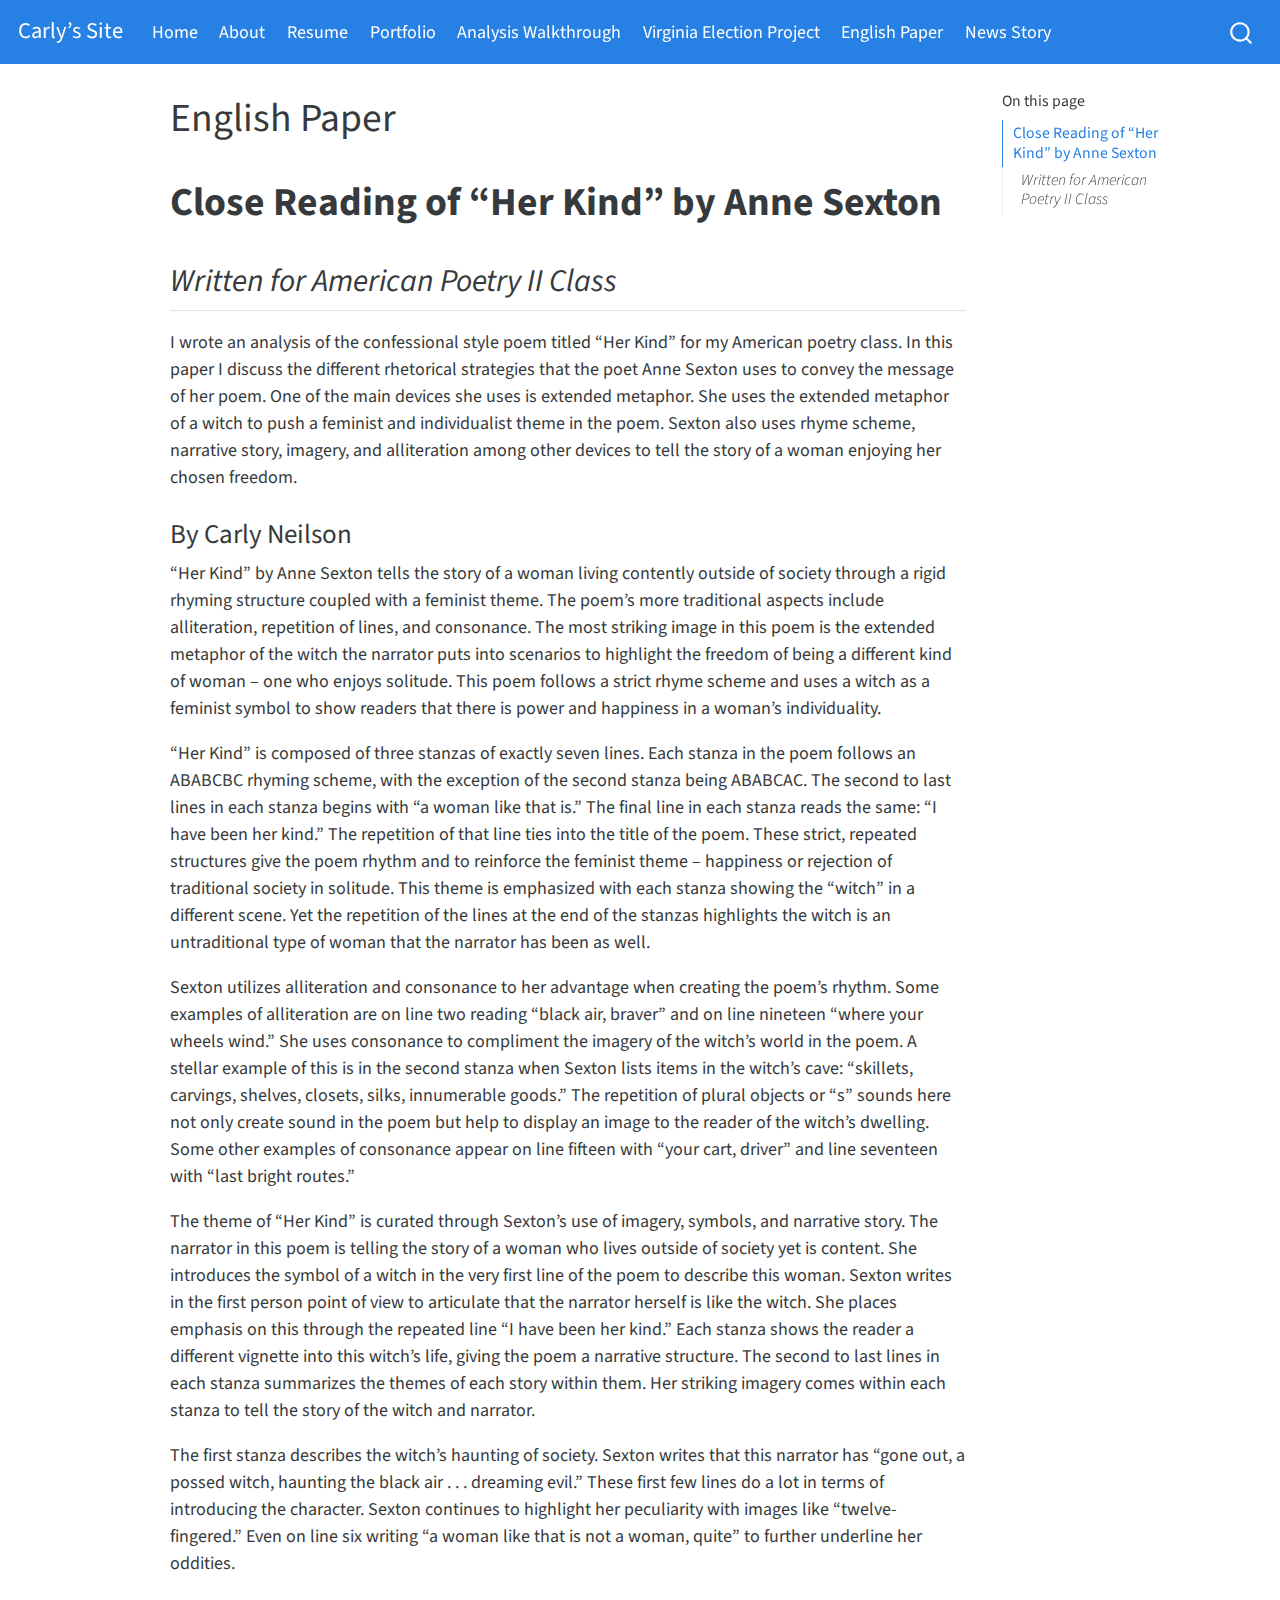
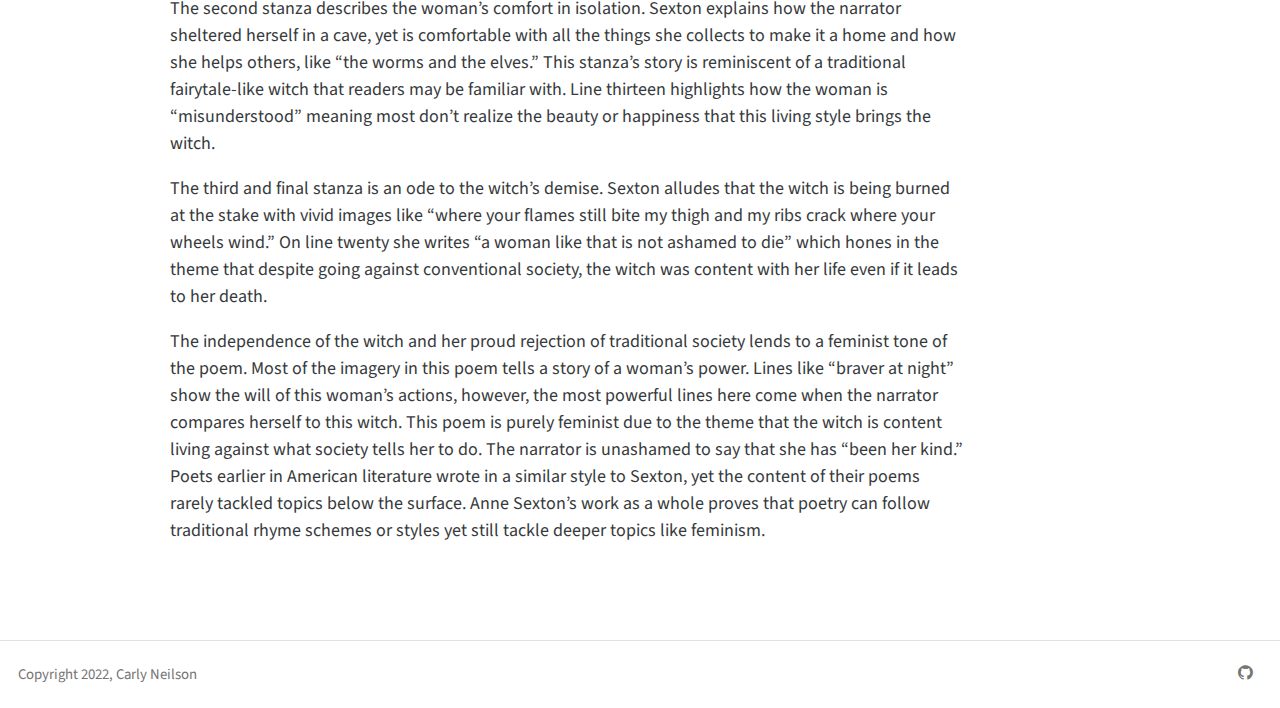
<file: docs/paper.html>
<!DOCTYPE html>
<html xmlns="http://www.w3.org/1999/xhtml" lang="en" xml:lang="en"><head>

<meta charset="utf-8">
<meta name="generator" content="quarto-1.0.36">

<meta name="viewport" content="width=device-width, initial-scale=1.0, user-scalable=yes">


<title>Carly’s Site - English Paper</title>
<style>
code{white-space: pre-wrap;}
span.smallcaps{font-variant: small-caps;}
span.underline{text-decoration: underline;}
div.column{display: inline-block; vertical-align: top; width: 50%;}
div.hanging-indent{margin-left: 1.5em; text-indent: -1.5em;}
ul.task-list{list-style: none;}
</style>


<script src="site_libs/quarto-nav/quarto-nav.js"></script>
<script src="site_libs/quarto-nav/headroom.min.js"></script>
<script src="site_libs/clipboard/clipboard.min.js"></script>
<script src="site_libs/quarto-search/autocomplete.umd.js"></script>
<script src="site_libs/quarto-search/fuse.min.js"></script>
<script src="site_libs/quarto-search/quarto-search.js"></script>
<meta name="quarto:offset" content="./">
<script src="site_libs/quarto-html/quarto.js"></script>
<script src="site_libs/quarto-html/popper.min.js"></script>
<script src="site_libs/quarto-html/tippy.umd.min.js"></script>
<script src="site_libs/quarto-html/anchor.min.js"></script>
<link href="site_libs/quarto-html/tippy.css" rel="stylesheet">
<link href="site_libs/quarto-html/quarto-syntax-highlighting.css" rel="stylesheet" id="quarto-text-highlighting-styles">
<script src="site_libs/bootstrap/bootstrap.min.js"></script>
<link href="site_libs/bootstrap/bootstrap-icons.css" rel="stylesheet">
<link href="site_libs/bootstrap/bootstrap.min.css" rel="stylesheet" id="quarto-bootstrap" data-mode="light">
<script id="quarto-search-options" type="application/json">{
  "location": "navbar",
  "copy-button": false,
  "collapse-after": 3,
  "panel-placement": "end",
  "type": "overlay",
  "limit": 20,
  "language": {
    "search-no-results-text": "No results",
    "search-matching-documents-text": "matching documents",
    "search-copy-link-title": "Copy link to search",
    "search-hide-matches-text": "Hide additional matches",
    "search-more-match-text": "more match in this document",
    "search-more-matches-text": "more matches in this document",
    "search-clear-button-title": "Clear",
    "search-detached-cancel-button-title": "Cancel",
    "search-submit-button-title": "Submit"
  }
}</script>


<link rel="stylesheet" href="styles.css">
</head>

<body class="nav-fixed">

<div id="quarto-search-results"></div>
  <header id="quarto-header" class="headroom fixed-top">
    <nav class="navbar navbar-expand-lg navbar-dark ">
      <div class="navbar-container container-fluid">
      <a class="navbar-brand" href="./index.html">
    <span class="navbar-title">Carly’s Site</span>
  </a>
          <button class="navbar-toggler" type="button" data-bs-toggle="collapse" data-bs-target="#navbarCollapse" aria-controls="navbarCollapse" aria-expanded="false" aria-label="Toggle navigation" onclick="if (window.quartoToggleHeadroom) { window.quartoToggleHeadroom(); }">
  <span class="navbar-toggler-icon"></span>
</button>
          <div class="collapse navbar-collapse" id="navbarCollapse">
            <ul class="navbar-nav navbar-nav-scroll me-auto">
  <li class="nav-item">
    <a class="nav-link" href="./index.html">Home</a>
  </li>  
  <li class="nav-item">
    <a class="nav-link" href="./about.html">About</a>
  </li>  
  <li class="nav-item">
    <a class="nav-link" href="https://drive.google.com/file/d/151qo6aYI4JgiBVJDd9_rQqhx2fe8u5RN/view?usp=sharing">Resume</a>
  </li>  
  <li class="nav-item">
    <a class="nav-link" href="./mywork.html">Portfolio</a>
  </li>  
  <li class="nav-item">
    <a class="nav-link" href="./analysis walk through.html">Analysis Walkthrough</a>
  </li>  
  <li class="nav-item">
    <a class="nav-link" href="./electionproject.html">Virginia Election Project</a>
  </li>  
  <li class="nav-item">
    <a class="nav-link active" href="./paper.html" aria-current="page">English Paper</a>
  </li>  
  <li class="nav-item">
    <a class="nav-link" href="./newsstory.html">News Story</a>
  </li>  
</ul>
              <div id="quarto-search" class="" title="Search"></div>
          </div> <!-- /navcollapse -->
      </div> <!-- /container-fluid -->
    </nav>
</header>
<!-- content -->
<div id="quarto-content" class="quarto-container page-columns page-rows-contents page-layout-article page-navbar">
<!-- sidebar -->
<!-- margin-sidebar -->
    <div id="quarto-margin-sidebar" class="sidebar margin-sidebar">
        <nav id="TOC" role="doc-toc">
    <h2 id="toc-title">On this page</h2>
   
  <ul>
  <li><a href="#close-reading-of-her-kind-by-anne-sexton" id="toc-close-reading-of-her-kind-by-anne-sexton" class="nav-link active" data-scroll-target="#close-reading-of-her-kind-by-anne-sexton"><strong>Close Reading of “Her Kind” by Anne Sexton</strong></a>
  <ul class="collapse">
  <li><a href="#written-for-american-poetry-ii-class" id="toc-written-for-american-poetry-ii-class" class="nav-link" data-scroll-target="#written-for-american-poetry-ii-class"><em>Written for American Poetry II Class</em></a>
  <ul class="collapse">
  <li><a href="#by-carly-neilson" id="toc-by-carly-neilson" class="nav-link" data-scroll-target="#by-carly-neilson">By Carly Neilson</a></li>
  </ul></li>
  </ul></li>
  </ul>
</nav>
    </div>
<!-- main -->
<main class="content" id="quarto-document-content">

<header id="title-block-header" class="quarto-title-block default">
<div class="quarto-title">
<h1 class="title">English Paper</h1>
</div>



<div class="quarto-title-meta">

    
    
  </div>
  

</header>

<section id="close-reading-of-her-kind-by-anne-sexton" class="level1">
<h1><strong>Close Reading of “Her Kind” by Anne Sexton</strong></h1>
<section id="written-for-american-poetry-ii-class" class="level2">
<h2 class="anchored" data-anchor-id="written-for-american-poetry-ii-class"><em>Written for American Poetry II Class</em></h2>
<p>I wrote an analysis of the confessional style poem titled “Her Kind” for my American poetry class. In this paper I discuss the different rhetorical strategies that the poet Anne Sexton uses to convey the message of her poem. One of the main devices she uses is extended metaphor. She uses the extended metaphor of a witch to push a feminist and individualist theme in the poem. Sexton also uses rhyme scheme, narrative story, imagery, and alliteration among other devices to tell the story of a woman enjoying her chosen freedom.</p>
<section id="by-carly-neilson" class="level3">
<h3 class="anchored" data-anchor-id="by-carly-neilson">By Carly Neilson</h3>
<p>“Her Kind” by Anne Sexton tells the story of a woman living contently outside of society through a rigid rhyming structure coupled with a feminist theme. The poem’s more traditional aspects include alliteration, repetition of lines, and consonance. The most striking image in this poem is the extended metaphor of the witch the narrator puts into scenarios to highlight the freedom of being a different kind of woman – one who enjoys solitude. This poem follows a strict rhyme scheme and uses a witch as a feminist symbol to show readers that there is power and happiness in a woman’s individuality.&nbsp;</p>
<p>“Her Kind” is composed of three stanzas of exactly seven lines. Each stanza in the poem follows an ABABCBC rhyming scheme, with the exception of the second stanza being ABABCAC. The second to last lines in each stanza begins with “a woman like that is.” The final line in each stanza reads the same: “I have been her kind.” The repetition of that line ties into the title of the poem. These strict, repeated structures give the poem rhythm and to reinforce the feminist theme – happiness or rejection of traditional society in solitude. This theme is emphasized with each stanza showing the “witch” in a different scene. Yet the repetition of the lines at the end of the stanzas highlights the witch is an untraditional type of woman that the narrator has been as well.&nbsp;</p>
<p>Sexton utilizes alliteration and consonance to her advantage when creating the poem’s rhythm. Some examples of alliteration are on line two reading “black air, braver” and on line nineteen “where your wheels wind.” She uses consonance to compliment the imagery of the witch’s world in the poem. A stellar example of this is in the second stanza when Sexton lists items in the witch’s cave: “skillets, carvings, shelves, closets, silks, innumerable goods.” The repetition of plural objects or “s” sounds here not only create sound in the poem but help to display an image to the reader of the witch’s dwelling. Some other examples of consonance appear on line fifteen with “your cart, driver” and line seventeen with “last bright routes.”</p>
<p>The theme of “Her Kind” is curated through Sexton’s use of imagery, symbols, and narrative story. The narrator in this poem is telling the story of a woman who lives outside of society yet is content. She introduces the symbol of a witch in the very first line of the poem to describe this woman. Sexton writes in the first person point of view to articulate that the narrator herself is like the witch. She places emphasis on this through the repeated line “I have been her kind.” Each stanza shows the reader a different vignette into this witch’s life, giving the poem a narrative structure. The second to last lines in each stanza summarizes the themes of each story within them. Her striking imagery comes within each stanza to tell the story of the witch and narrator.&nbsp;</p>
<p>The first stanza describes the witch’s haunting of society. Sexton writes that this narrator has “gone out, a possed witch, haunting the black air . . . dreaming evil.” These first few lines do a lot in terms of introducing the character. Sexton continues to highlight her peculiarity with images like “twelve-fingered.” Even on line six writing “a woman like that is not a woman, quite” to further underline her oddities.</p>
<p>The second stanza describes the woman’s comfort in isolation. Sexton explains how the narrator sheltered herself in a cave, yet is comfortable with all the things she collects to make it a home and how she helps others, like “the worms and the elves.” This stanza’s story is reminiscent of a traditional fairytale-like witch that readers may be familiar with. Line thirteen highlights how the woman is “misunderstood” meaning most don’t realize the beauty or happiness that this living style brings the witch.</p>
<p>The third and final stanza is an ode to the witch’s demise. Sexton alludes that the witch is being burned at the stake with vivid images like “where your flames still bite my thigh and my ribs crack where your wheels wind.” On line twenty she writes “a woman like that is not ashamed to die” which hones in the theme that despite going against conventional society, the witch was content with her life even if it leads to her death.</p>
<p>The independence of the witch and her proud rejection of traditional society lends to a feminist tone of the poem. Most of the imagery in this poem tells a story of a woman’s power. Lines like “braver at night” show the will of this woman’s actions, however, the most powerful lines here come when the narrator compares herself to this witch. This poem is purely feminist due to the theme that the witch is content living against what society tells her to do. The narrator is unashamed to say that she has “been her kind.” Poets earlier in American literature wrote in a similar style to Sexton, yet the content of their poems rarely tackled topics below the surface. Anne Sexton’s work as a whole proves that poetry can follow traditional rhyme schemes or styles yet still tackle deeper topics like feminism.</p>


</section>
</section>
</section>

</main> <!-- /main -->
<script id="quarto-html-after-body" type="application/javascript">
window.document.addEventListener("DOMContentLoaded", function (event) {
  const toggleBodyColorMode = (bsSheetEl) => {
    const mode = bsSheetEl.getAttribute("data-mode");
    const bodyEl = window.document.querySelector("body");
    if (mode === "dark") {
      bodyEl.classList.add("quarto-dark");
      bodyEl.classList.remove("quarto-light");
    } else {
      bodyEl.classList.add("quarto-light");
      bodyEl.classList.remove("quarto-dark");
    }
  }
  const toggleBodyColorPrimary = () => {
    const bsSheetEl = window.document.querySelector("link#quarto-bootstrap");
    if (bsSheetEl) {
      toggleBodyColorMode(bsSheetEl);
    }
  }
  toggleBodyColorPrimary();  
  const icon = "";
  const anchorJS = new window.AnchorJS();
  anchorJS.options = {
    placement: 'right',
    icon: icon
  };
  anchorJS.add('.anchored');
  const clipboard = new window.ClipboardJS('.code-copy-button', {
    target: function(trigger) {
      return trigger.previousElementSibling;
    }
  });
  clipboard.on('success', function(e) {
    // button target
    const button = e.trigger;
    // don't keep focus
    button.blur();
    // flash "checked"
    button.classList.add('code-copy-button-checked');
    var currentTitle = button.getAttribute("title");
    button.setAttribute("title", "Copied!");
    setTimeout(function() {
      button.setAttribute("title", currentTitle);
      button.classList.remove('code-copy-button-checked');
    }, 1000);
    // clear code selection
    e.clearSelection();
  });
  function tippyHover(el, contentFn) {
    const config = {
      allowHTML: true,
      content: contentFn,
      maxWidth: 500,
      delay: 100,
      arrow: false,
      appendTo: function(el) {
          return el.parentElement;
      },
      interactive: true,
      interactiveBorder: 10,
      theme: 'quarto',
      placement: 'bottom-start'
    };
    window.tippy(el, config); 
  }
  const noterefs = window.document.querySelectorAll('a[role="doc-noteref"]');
  for (var i=0; i<noterefs.length; i++) {
    const ref = noterefs[i];
    tippyHover(ref, function() {
      let href = ref.getAttribute('href');
      try { href = new URL(href).hash; } catch {}
      const id = href.replace(/^#\/?/, "");
      const note = window.document.getElementById(id);
      return note.innerHTML;
    });
  }
  var bibliorefs = window.document.querySelectorAll('a[role="doc-biblioref"]');
  for (var i=0; i<bibliorefs.length; i++) {
    const ref = bibliorefs[i];
    const cites = ref.parentNode.getAttribute('data-cites').split(' ');
    tippyHover(ref, function() {
      var popup = window.document.createElement('div');
      cites.forEach(function(cite) {
        var citeDiv = window.document.createElement('div');
        citeDiv.classList.add('hanging-indent');
        citeDiv.classList.add('csl-entry');
        var biblioDiv = window.document.getElementById('ref-' + cite);
        if (biblioDiv) {
          citeDiv.innerHTML = biblioDiv.innerHTML;
        }
        popup.appendChild(citeDiv);
      });
      return popup.innerHTML;
    });
  }
});
</script>
</div> <!-- /content -->
<footer class="footer">
  <div class="nav-footer">
    <div class="nav-footer-left">Copyright 2022, Carly Neilson</div>   
    <div class="nav-footer-right">
      <ul class="footer-items list-unstyled">
    <li class="nav-item compact">
    <a class="nav-link" href="https://github.com/carlyneilson">
      <i class="bi bi-github" role="img">
</i> 
    </a>
  </li>  
</ul>
    </div>
  </div>
</footer>



</body></html>
</file>
<file: docs/site_libs/quarto-html/tippy.css>
.tippy-box[data-animation=fade][data-state=hidden]{opacity:0}[data-tippy-root]{max-width:calc(100vw - 10px)}.tippy-box{position:relative;background-color:#333;color:#fff;border-radius:4px;font-size:14px;line-height:1.4;white-space:normal;outline:0;transition-property:transform,visibility,opacity}.tippy-box[data-placement^=top]>.tippy-arrow{bottom:0}.tippy-box[data-placement^=top]>.tippy-arrow:before{bottom:-7px;left:0;border-width:8px 8px 0;border-top-color:initial;transform-origin:center top}.tippy-box[data-placement^=bottom]>.tippy-arrow{top:0}.tippy-box[data-placement^=bottom]>.tippy-arrow:before{top:-7px;left:0;border-width:0 8px 8px;border-bottom-color:initial;transform-origin:center bottom}.tippy-box[data-placement^=left]>.tippy-arrow{right:0}.tippy-box[data-placement^=left]>.tippy-arrow:before{border-width:8px 0 8px 8px;border-left-color:initial;right:-7px;transform-origin:center left}.tippy-box[data-placement^=right]>.tippy-arrow{left:0}.tippy-box[data-placement^=right]>.tippy-arrow:before{left:-7px;border-width:8px 8px 8px 0;border-right-color:initial;transform-origin:center right}.tippy-box[data-inertia][data-state=visible]{transition-timing-function:cubic-bezier(.54,1.5,.38,1.11)}.tippy-arrow{width:16px;height:16px;color:#333}.tippy-arrow:before{content:"";position:absolute;border-color:transparent;border-style:solid}.tippy-content{position:relative;padding:5px 9px;z-index:1}
</file>
<file: docs/site_libs/quarto-html/quarto-syntax-highlighting.css>
/* quarto syntax highlight colors */
:root {
  --quarto-hl-ot-color: #003B4F;
  --quarto-hl-at-color: #657422;
  --quarto-hl-ss-color: #20794D;
  --quarto-hl-an-color: #5E5E5E;
  --quarto-hl-fu-color: #4758AB;
  --quarto-hl-st-color: #20794D;
  --quarto-hl-cf-color: #003B4F;
  --quarto-hl-op-color: #5E5E5E;
  --quarto-hl-er-color: #AD0000;
  --quarto-hl-bn-color: #AD0000;
  --quarto-hl-al-color: #AD0000;
  --quarto-hl-va-color: #111111;
  --quarto-hl-bu-color: inherit;
  --quarto-hl-ex-color: inherit;
  --quarto-hl-pp-color: #AD0000;
  --quarto-hl-in-color: #5E5E5E;
  --quarto-hl-vs-color: #20794D;
  --quarto-hl-wa-color: #5E5E5E;
  --quarto-hl-do-color: #5E5E5E;
  --quarto-hl-im-color: #00769E;
  --quarto-hl-ch-color: #20794D;
  --quarto-hl-dt-color: #AD0000;
  --quarto-hl-fl-color: #AD0000;
  --quarto-hl-co-color: #5E5E5E;
  --quarto-hl-cv-color: #5E5E5E;
  --quarto-hl-cn-color: #8f5902;
  --quarto-hl-sc-color: #5E5E5E;
  --quarto-hl-dv-color: #AD0000;
  --quarto-hl-kw-color: #003B4F;
}

/* other quarto variables */
:root {
  --quarto-font-monospace: SFMono-Regular, Menlo, Monaco, Consolas, "Liberation Mono", "Courier New", monospace;
}

pre > code.sourceCode > span {
  color: #003B4F;
}

code span {
  color: #003B4F;
}

code.sourceCode > span {
  color: #003B4F;
}

div.sourceCode,
div.sourceCode pre.sourceCode {
  color: #003B4F;
}

code span.ot {
  color: #003B4F;
}

code span.at {
  color: #657422;
}

code span.ss {
  color: #20794D;
}

code span.an {
  color: #5E5E5E;
}

code span.fu {
  color: #4758AB;
}

code span.st {
  color: #20794D;
}

code span.cf {
  color: #003B4F;
}

code span.op {
  color: #5E5E5E;
}

code span.er {
  color: #AD0000;
}

code span.bn {
  color: #AD0000;
}

code span.al {
  color: #AD0000;
}

code span.va {
  color: #111111;
}

code span.pp {
  color: #AD0000;
}

code span.in {
  color: #5E5E5E;
}

code span.vs {
  color: #20794D;
}

code span.wa {
  color: #5E5E5E;
  font-style: italic;
}

code span.do {
  color: #5E5E5E;
  font-style: italic;
}

code span.im {
  color: #00769E;
}

code span.ch {
  color: #20794D;
}

code span.dt {
  color: #AD0000;
}

code span.fl {
  color: #AD0000;
}

code span.co {
  color: #5E5E5E;
}

code span.cv {
  color: #5E5E5E;
  font-style: italic;
}

code span.cn {
  color: #8f5902;
}

code span.sc {
  color: #5E5E5E;
}

code span.dv {
  color: #AD0000;
}

code span.kw {
  color: #003B4F;
}

.prevent-inlining {
  content: "</";
}

/*# sourceMappingURL=debc5d5d77c3f9108843748ff7464032.css.map */
</file>
<file: docs/styles.css>
/* css styles */
</file>
